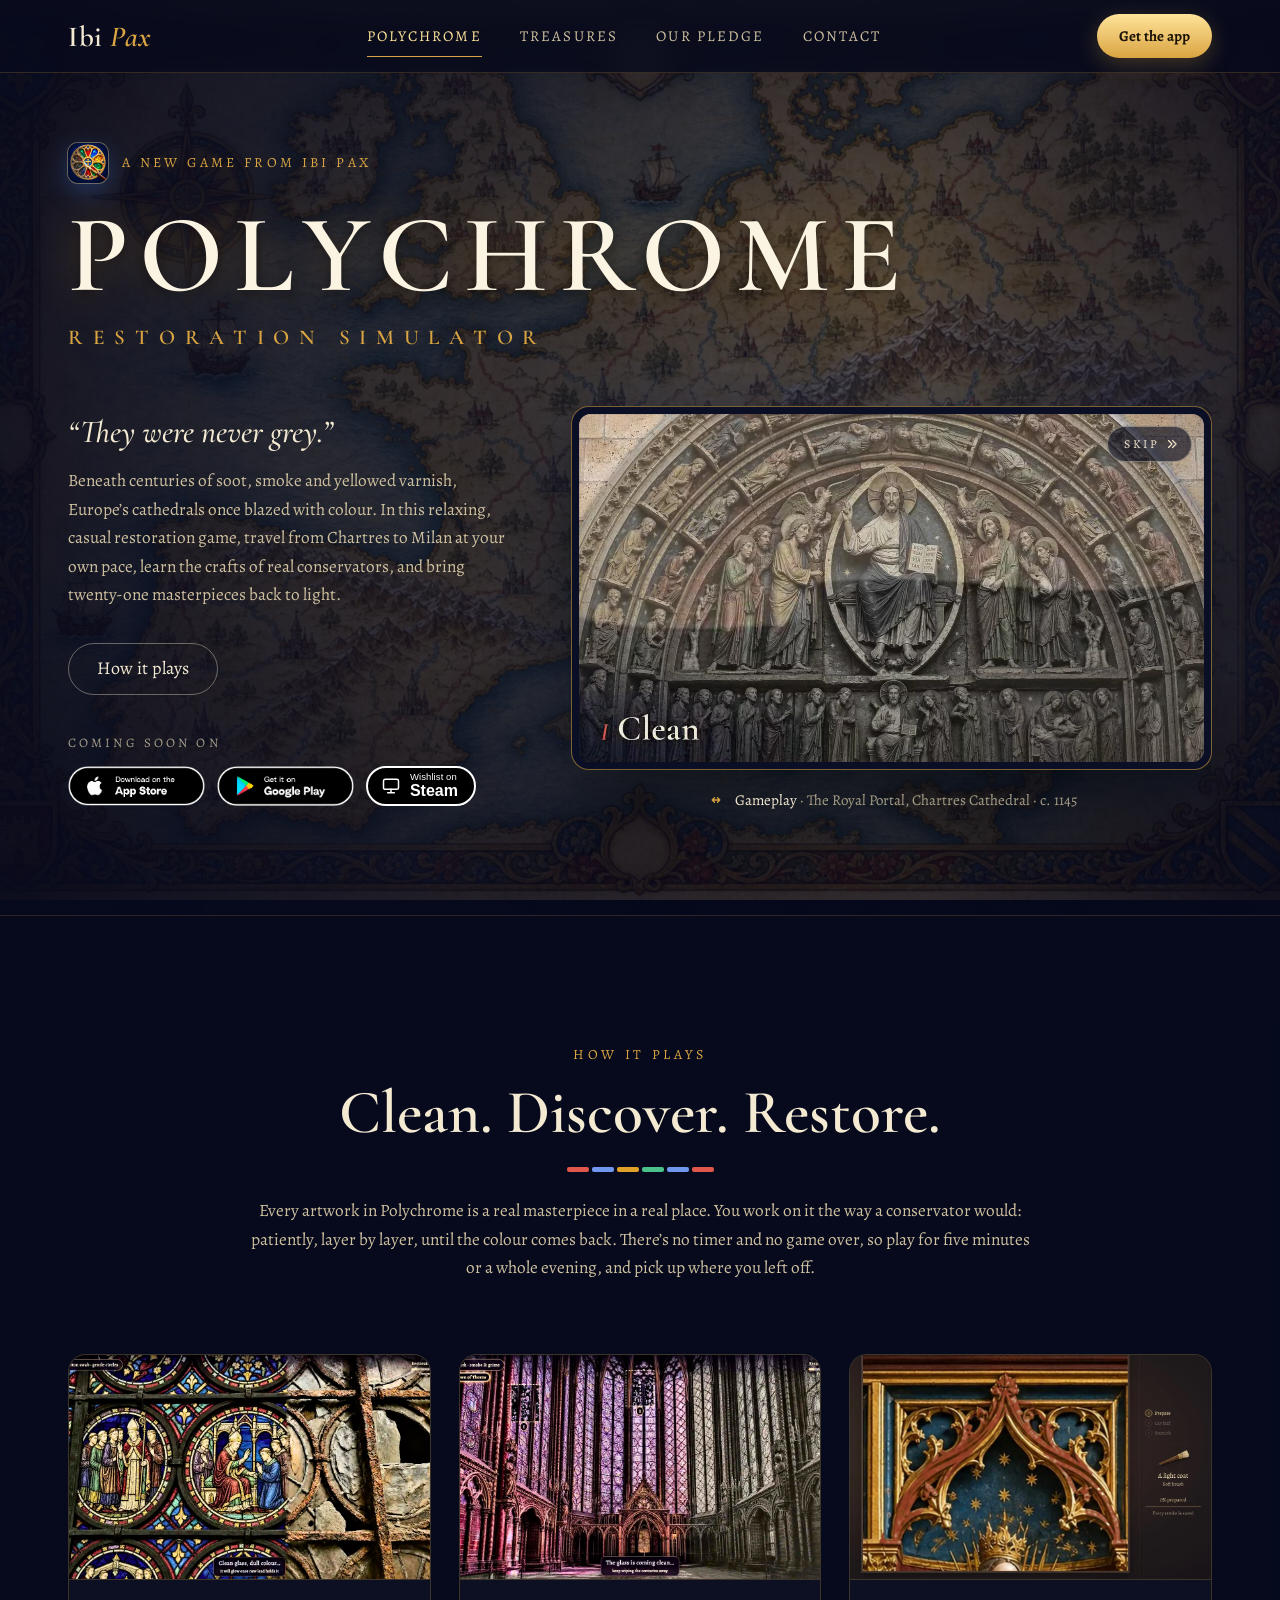
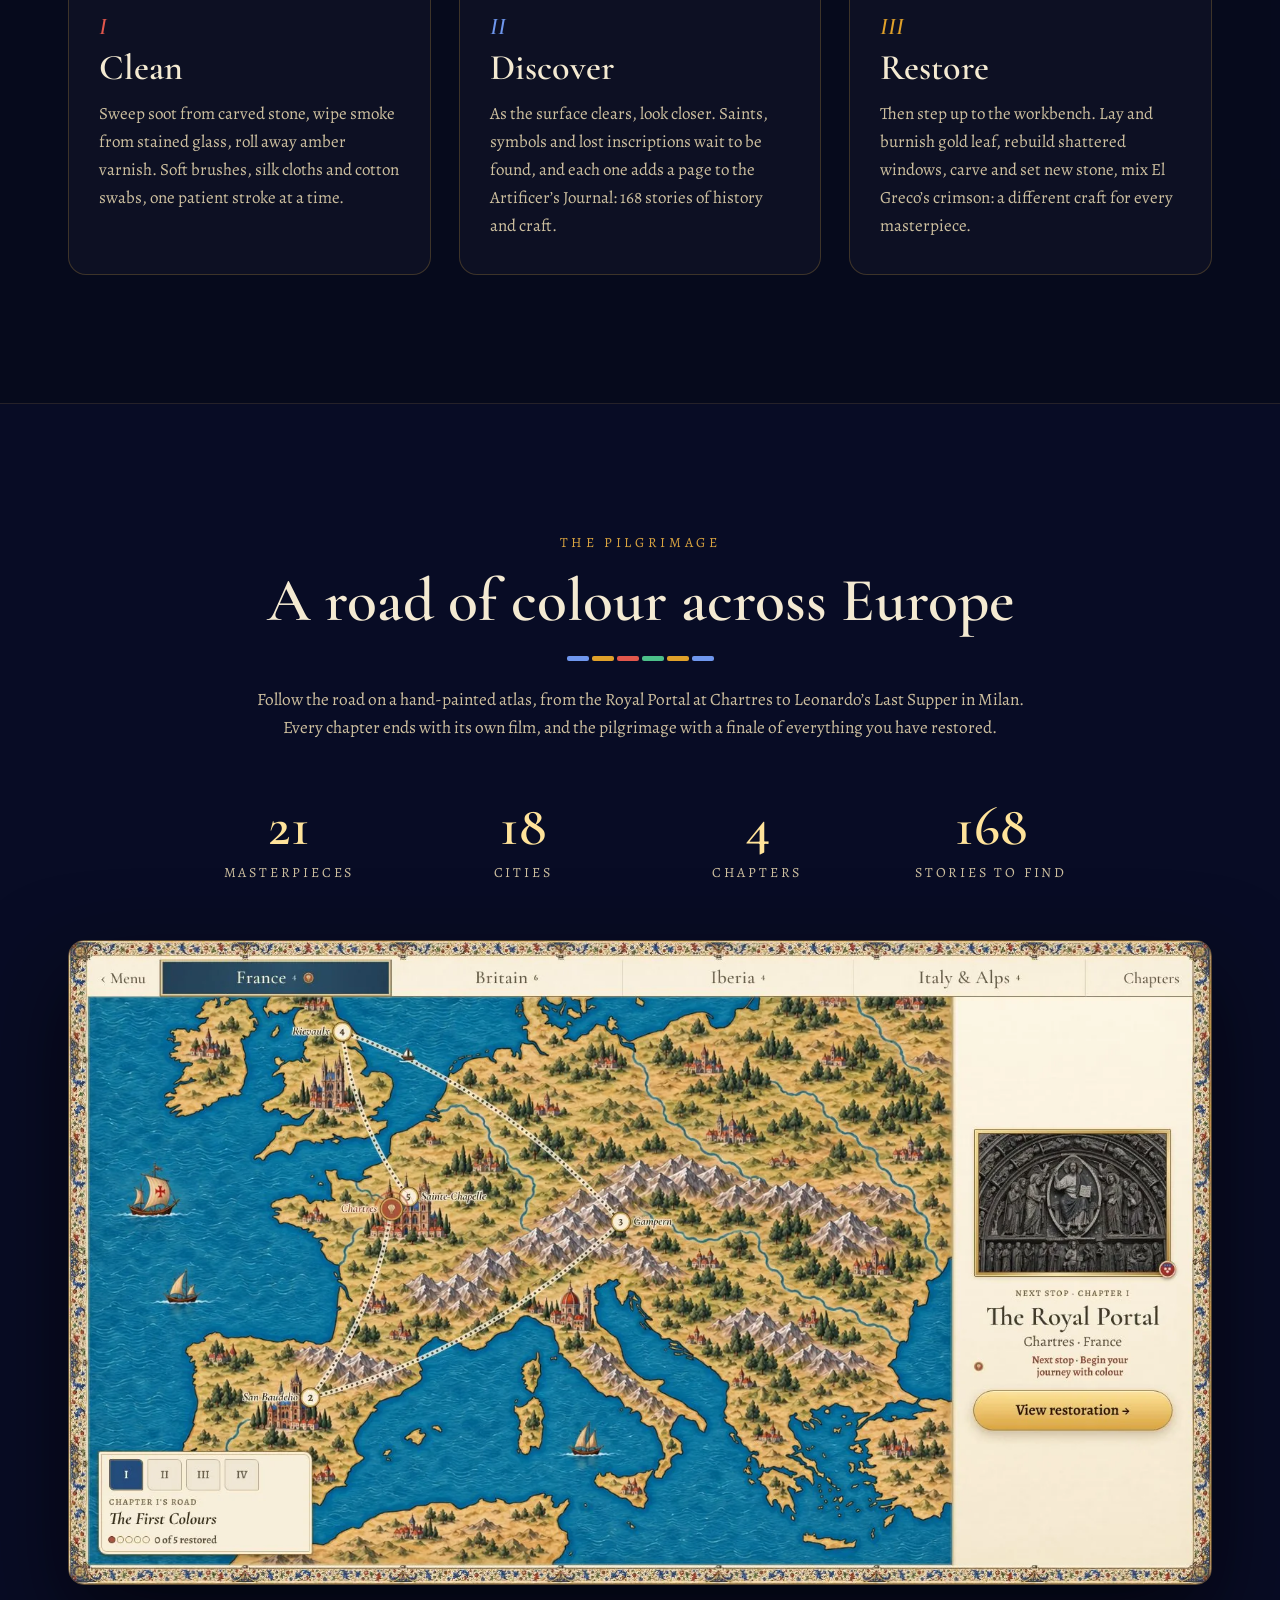
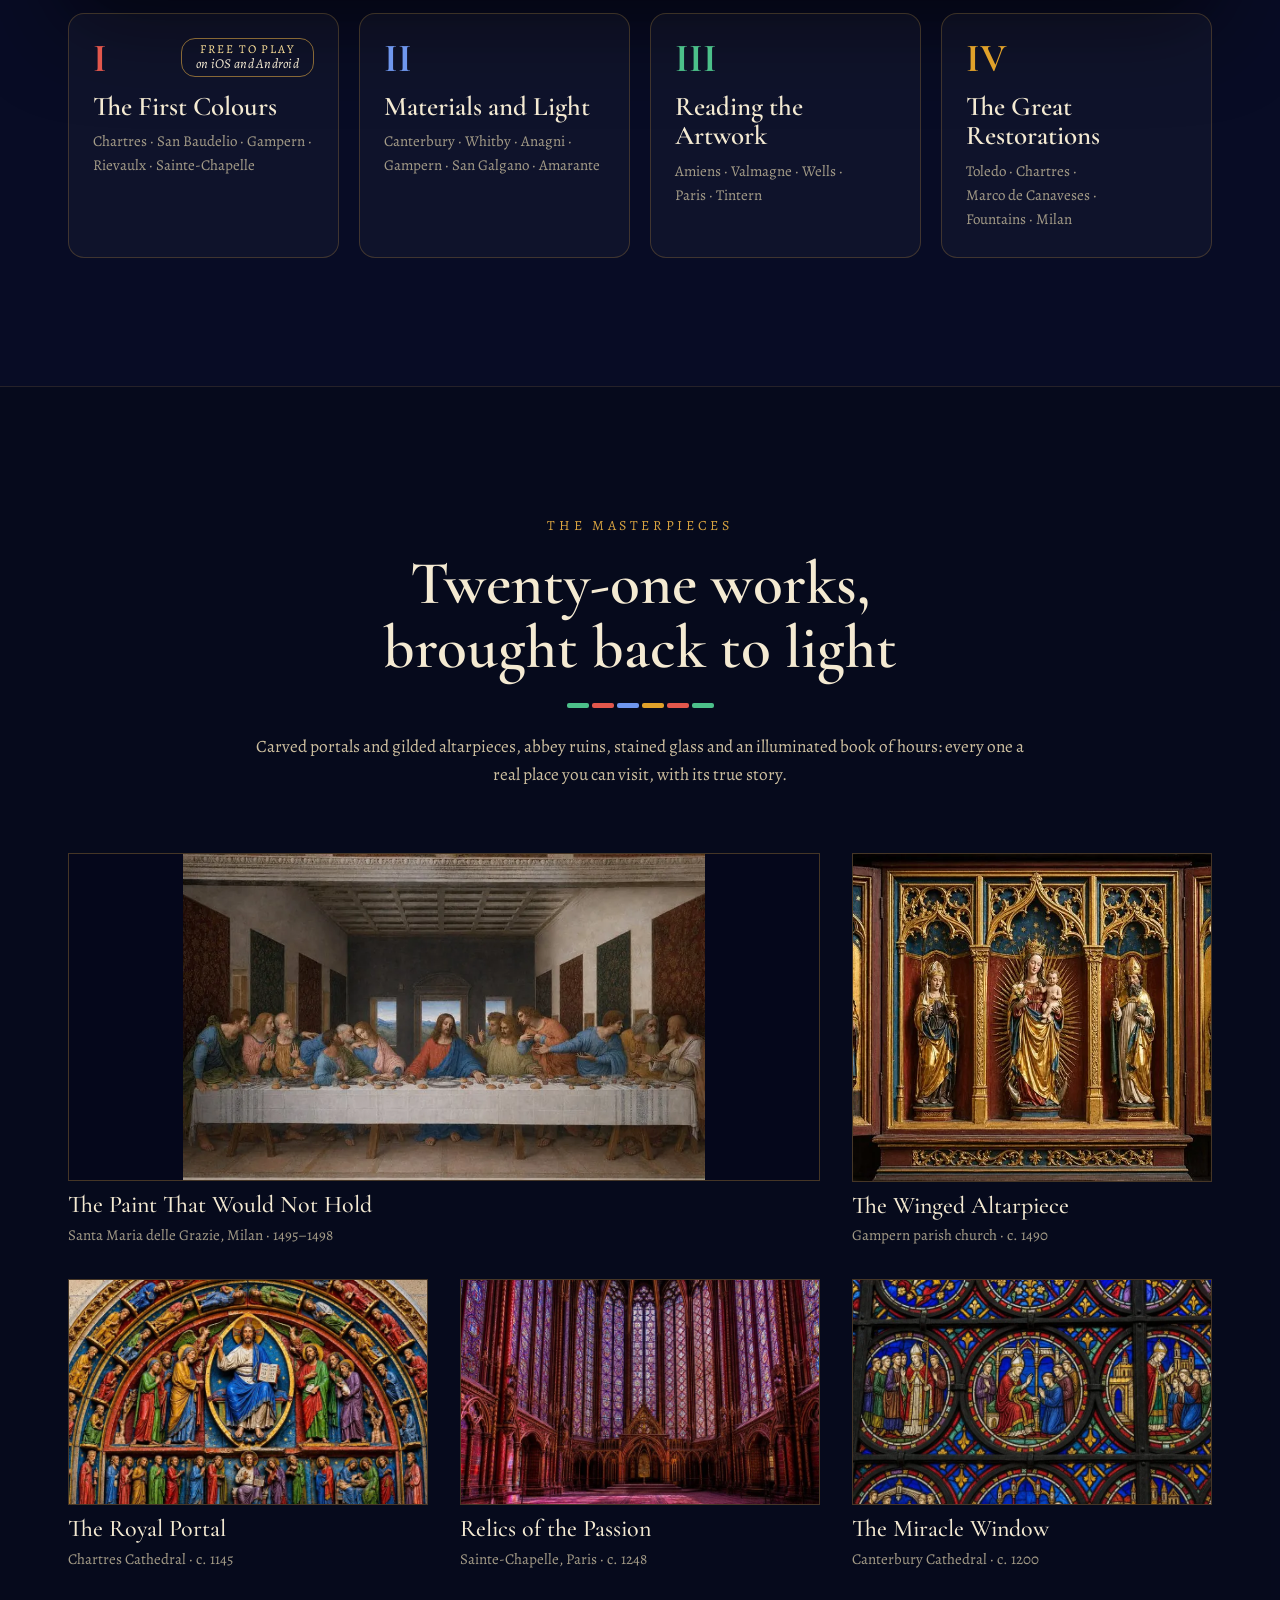
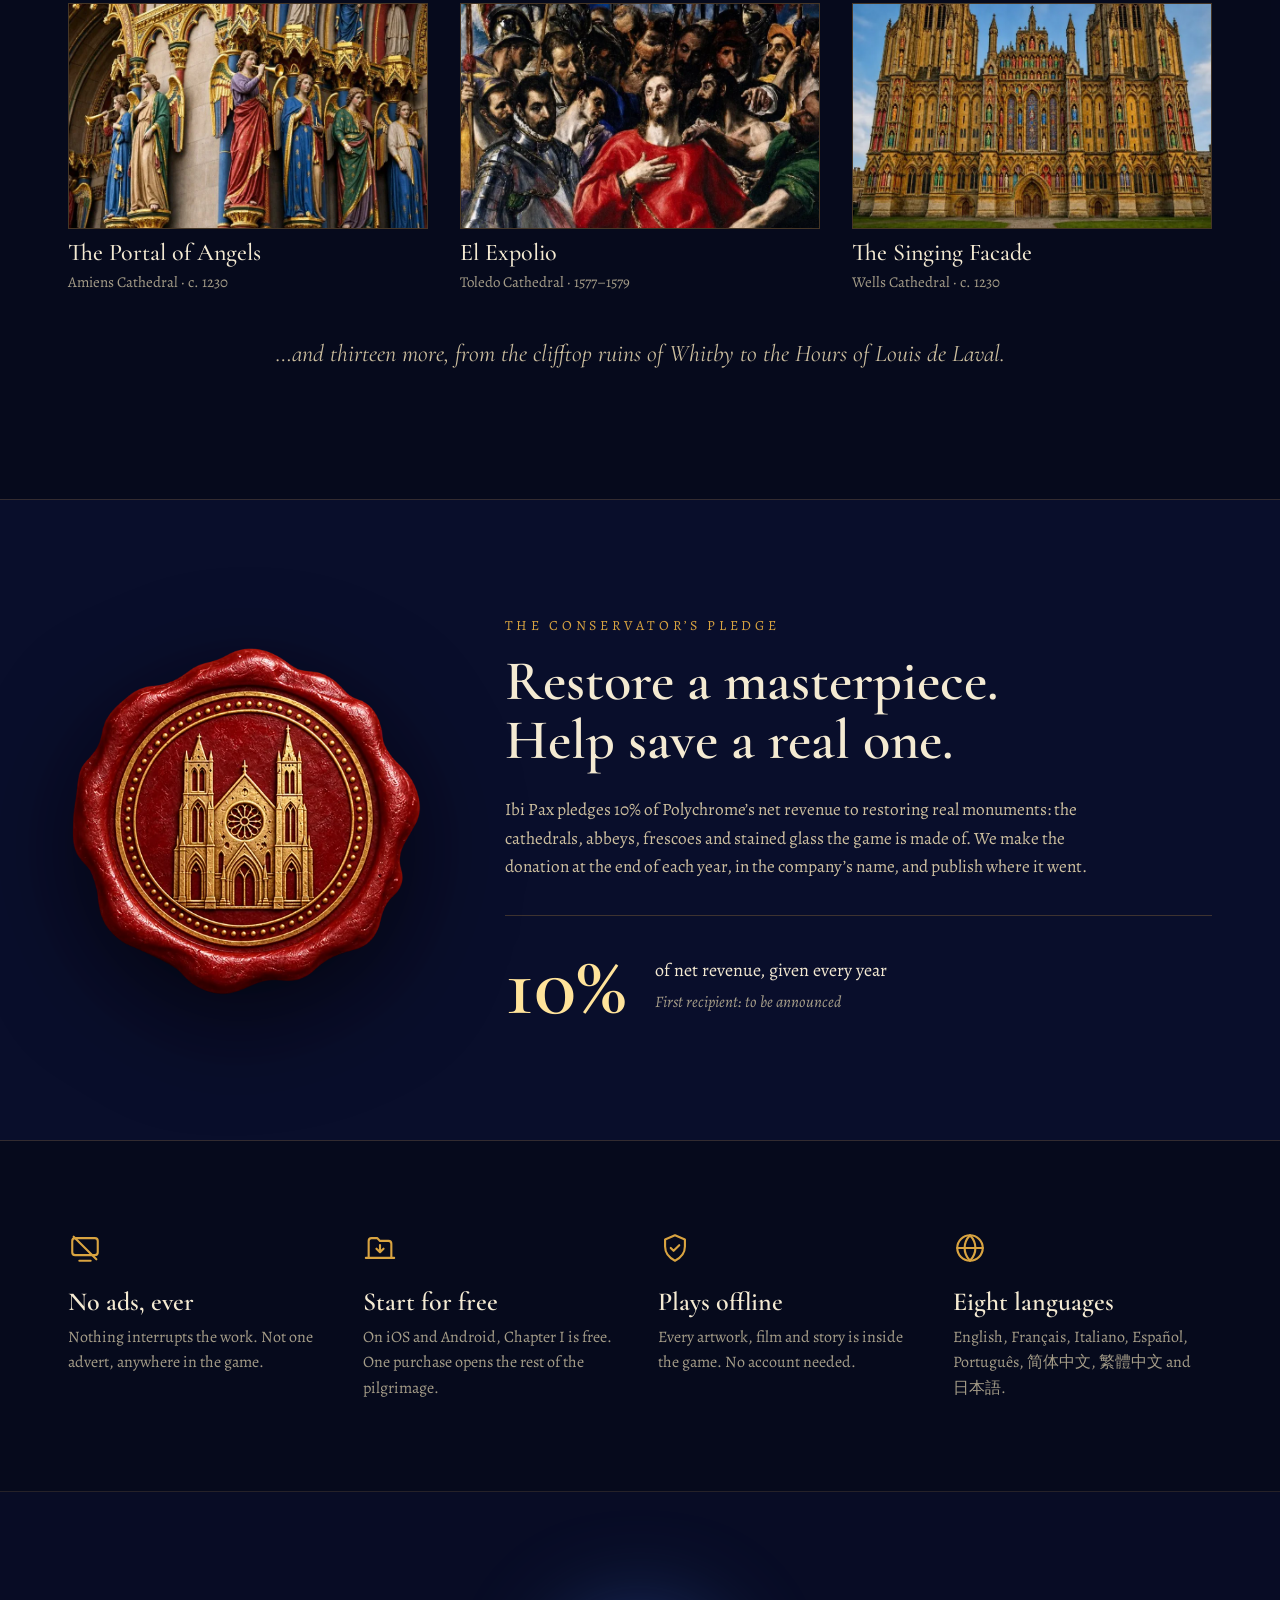
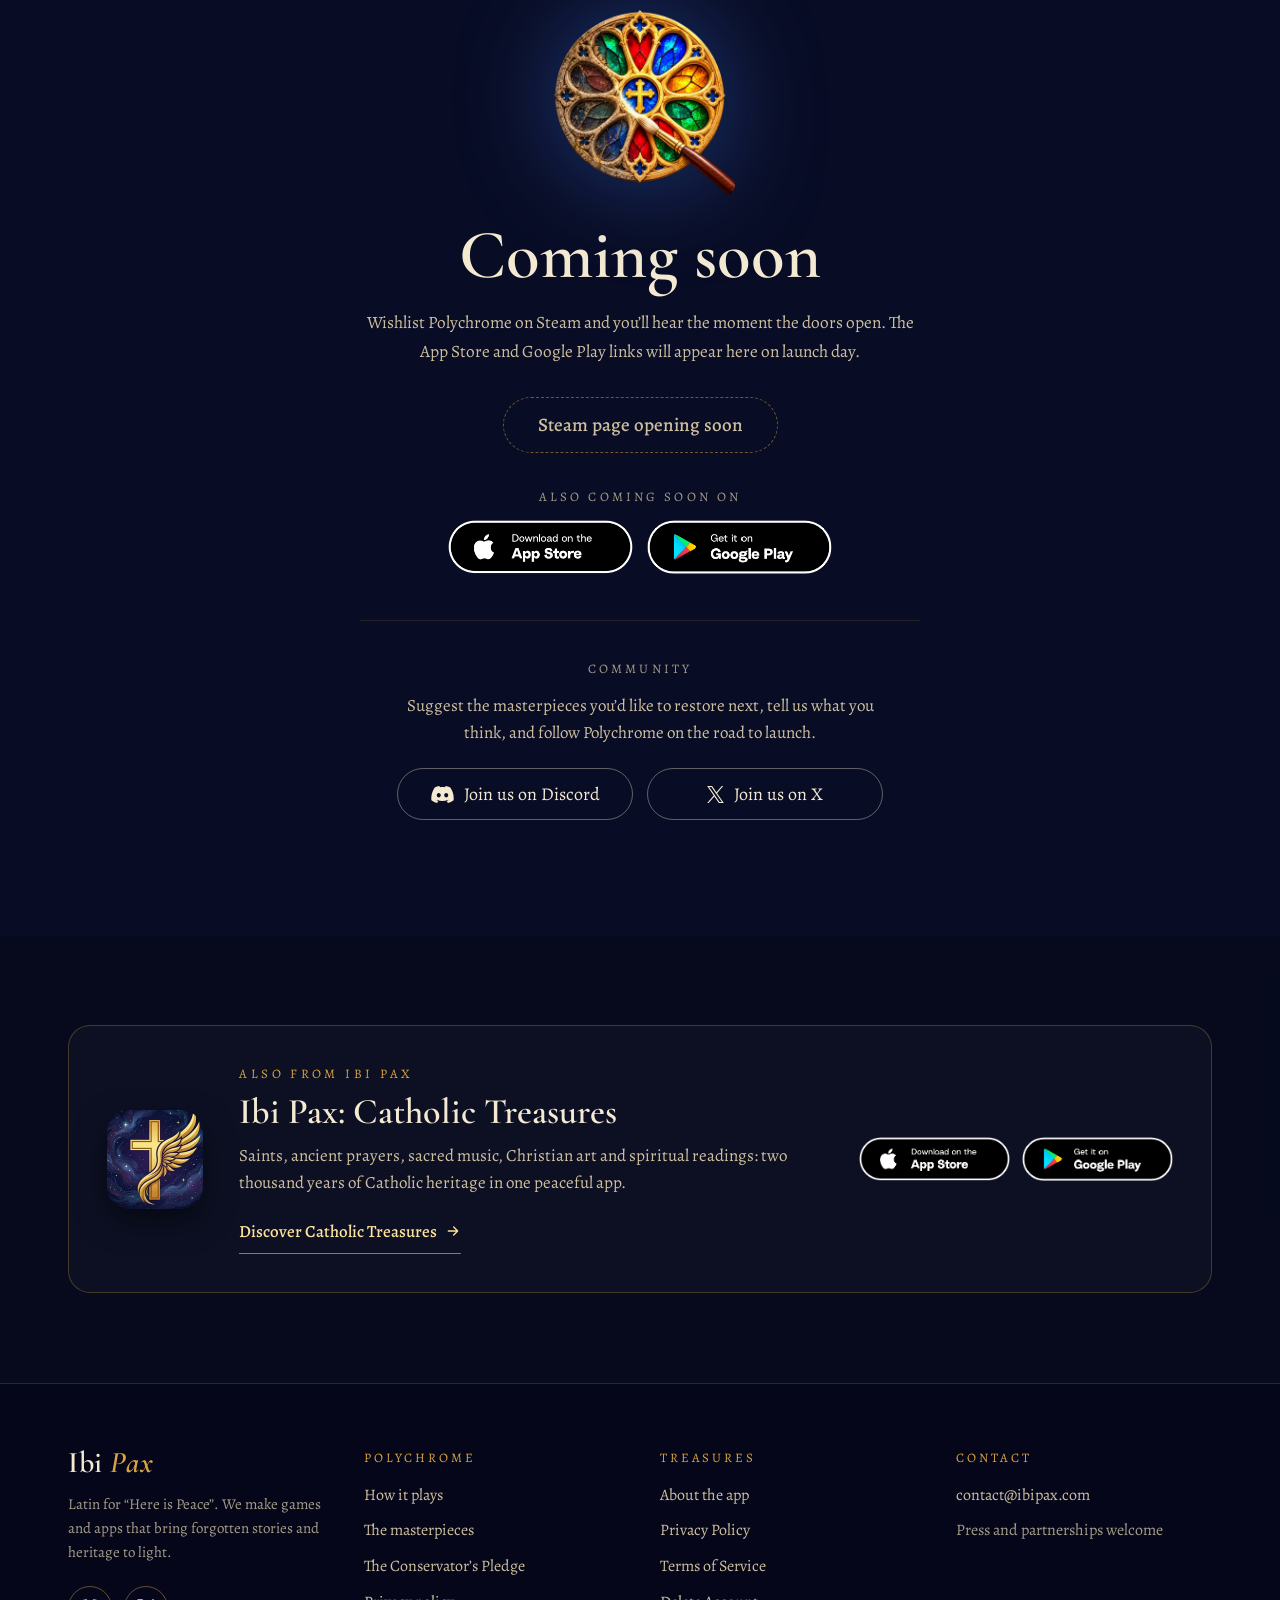
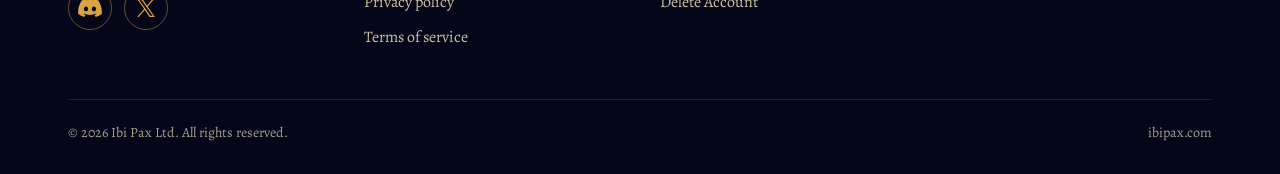
<file: index.html>
<!DOCTYPE html>
<html lang="en">
<head>
<meta charset="utf-8">
<meta name="viewport" content="width=device-width, initial-scale=1">
<title>Polychrome: Restoration Simulator | Ibi Pax</title>
<meta name="description" content="Polychrome: Restoration Simulator is a relaxing, casual restoration game. Clean, discover and restore twenty-one real masterpieces across Europe, from Chartres to Milan, at your own pace. Coming soon to iOS, Android and Steam.">
<link rel="canonical" href="https://ibipax.com/">
<meta name="theme-color" content="#070a1d">
<meta property="og:type" content="website">
<meta property="og:site_name" content="Ibi Pax">
<meta property="og:url" content="https://ibipax.com/">
<meta property="og:title" content="Polychrome: Restoration Simulator">
<meta property="og:description" content="They were never grey. A relaxing restoration game: bring twenty-one of Europe’s masterpieces back to colour, from Chartres to Milan, at your own pace. Coming soon to iOS, Android and Steam.">
<meta property="og:image" content="https://ibipax.com/assets/img/og/polychrome.jpg">
<meta property="og:image:width" content="1200">
<meta property="og:image:height" content="630">
<meta property="og:image:alt" content="Polychrome: Restoration Simulator. The Royal Portal at Chartres, half grey, half restored to colour.">
<meta name="twitter:card" content="summary_large_image">
<link rel="icon" href="assets/icons/polychrome-32.png" sizes="32x32" type="image/png">
<link rel="apple-touch-icon" href="assets/icons/polychrome-180.png">
<link rel="preload" href="assets/fonts/cormorant-garamond-latin-wght-normal.woff2" as="font" type="font/woff2" crossorigin>
<link rel="preload" href="assets/fonts/alegreya-latin-wght-normal.woff2" as="font" type="font/woff2" crossorigin>
<link rel="stylesheet" href="assets/css/site.css?v=1599c518c4">
<script>
  document.documentElement.className += ' js';
  /* Old links to the Catholic Treasures sections of the former homepage now open its own page. */
  (function (h) { if (/^#(about|features-showcase|mission|download)$/.test(h)) location.replace('catholic-treasures.html' + h); })(location.hash);
</script>
<script src="assets/js/site.js?v=3a1834e1b7" defer></script>
<script type="application/ld+json">
{
  "@context": "https://schema.org",
  "@type": "VideoGame",
  "name": "Polychrome: Restoration Simulator",
  "url": "https://ibipax.com/",
  "image": "https://ibipax.com/assets/img/og/polychrome.jpg",
  "description": "A relaxing, casual restoration game: clean, discover and restore twenty-one real masterpieces across Europe, from Chartres to Milan, using the crafts of real conservators.",
  "genre": ["Casual", "Simulation"],
  "gamePlatform": ["iOS", "Android", "PC"],
  "inLanguage": ["en", "fr", "it", "es", "pt-BR", "zh-Hans", "zh-Hant", "ja"],
  "publisher": { "@type": "Organization", "name": "Ibi Pax Ltd", "url": "https://ibipax.com/" }
}
</script>
</head>
<body class="page-poly">
<a class="skip-link" href="#main">Skip to content</a>

<header class="site-header">
  <nav class="site-nav container" aria-label="Main">
    <a class="brand" href="index.html" aria-label="Ibi Pax, home">Ibi <em>Pax</em></a>
    <ul class="nav-links" id="site-menu">
      <li><a href="index.html" aria-current="page">Polychrome</a></li>
      <li><a href="catholic-treasures.html">Treasures</a></li>
      <li><a href="#pledge">Our Pledge</a></li>
      <li><a href="#contact">Contact</a></li>
      <li class="nav-links__cta"><a href="#wishlist">Get the app</a></li>
    </ul>
    <a class="btn btn--gold btn--small nav-cta" href="#wishlist">Get the app</a>
    <button class="nav-toggle" type="button" aria-expanded="false" aria-controls="site-menu" aria-label="Open menu">
      <svg class="icon-open" width="22" height="22" viewBox="0 0 24 24" fill="none" stroke="currentColor" stroke-width="1.8" stroke-linecap="round" aria-hidden="true"><path d="M4 7h16M4 12h16M4 17h16"/></svg>
      <svg class="icon-close" width="22" height="22" viewBox="0 0 24 24" fill="none" stroke="currentColor" stroke-width="1.8" stroke-linecap="round" aria-hidden="true"><path d="M6 6l12 12M18 6L6 18"/></svg>
    </button>
  </nav>
</header>

<main id="main">

  <section class="hero" aria-labelledby="hero-title">
    <div class="hero__inner container">

      <div class="hero__title">
        <p class="hero__eyebrow"><img src="assets/img/polychrome/app-icon.webp" alt="" width="40" height="40">A new game from Ibi Pax</p>
        <h1 id="hero-title">
          <span class="hero__wordmark">POLYCHROME</span><span class="visually-hidden">: </span>
          <span class="hero__subtitle">Restoration Simulator</span>
        </h1>
      </div>

      <div class="hero__media">
        <div class="compare">
          <div class="compare__viewport" data-compare
               data-clip="assets/video/polychrome-gameplay-1280.mp4" data-clip-small="assets/video/polychrome-gameplay-720.mp4"
               data-clip-webm="assets/video/polychrome-gameplay-1280.webm" data-clip-small-webm="assets/video/polychrome-gameplay-720.webm"
               data-clip-poster="assets/video/polychrome-gameplay-poster.webp" data-clip-poster-small="assets/video/polychrome-gameplay-poster-720.webp">
            <img class="compare__img" src="assets/img/polychrome/royal-portal-before.webp"
                 srcset="assets/img/polychrome/royal-portal-before-900.webp 900w, assets/img/polychrome/royal-portal-before.webp 1400w"
                 sizes="(max-width: 860px) 92vw, 640px" width="1400" height="781" fetchpriority="high"
                 alt="The Royal Portal at Chartres as found: grey stone under centuries of soot">
            <img class="compare__img compare__img--after" src="assets/img/polychrome/royal-portal-after.webp"
                 srcset="assets/img/polychrome/royal-portal-after-900.webp 900w, assets/img/polychrome/royal-portal-after.webp 1400w"
                 sizes="(max-width: 860px) 92vw, 640px" width="1400" height="781" fetchpriority="high"
                 alt="The Royal Portal restored to its medieval colours">
            <span class="compare__chip compare__chip--after" aria-hidden="true">Restored</span>
            <span class="compare__chip compare__chip--before" aria-hidden="true">As found</span>
            <label class="visually-hidden" for="restore-slider">Restore the Royal Portal at Chartres</label>
            <input class="compare__range" id="restore-slider" type="range" min="0" max="100" step="1" value="50">
            <div class="compare__handle" aria-hidden="true">
              <span class="compare__line"></span>
              <span class="compare__knob"><svg width="24" height="24" viewBox="0 0 24 24" fill="none" stroke="#ffe39a" stroke-width="2" stroke-linecap="round" stroke-linejoin="round"><path d="M9 6l-6 6 6 6M15 6l6 6-6 6"/></svg></span>
            </div>
          </div>
        </div>
        <p class="compare__caption"><svg width="18" height="18" viewBox="0 0 24 24" fill="none" stroke="#d9a441" stroke-width="1.8" stroke-linecap="round" stroke-linejoin="round" aria-hidden="true"><path d="M7 12h10M10 9l-3 3 3 3M14 9l3 3-3 3"/></svg><span><strong data-clip-label="Gameplay">Drag to restore</strong> · The Royal Portal, Chartres Cathedral · c. 1145</span><button class="compare__replay" type="button" hidden>Watch the clip again</button></p>
      </div>

      <div class="hero__copy">
        <p class="hero__tagline">“They were never grey.”</p>
        <p class="hero__lede">Beneath centuries of soot, smoke and yellowed varnish, Europe’s cathedrals once blazed with colour. In this relaxing, casual restoration game, travel from Chartres to Milan at your own pace, learn the crafts of real conservators, and bring twenty-one masterpieces back to light.</p>
        <div class="hero__ctas">
          <a class="btn btn--ghost" href="#how">How it plays</a>
        </div>
        <div class="stores">
          <p class="stores__label">Coming soon on</p>
          <div class="stores__row">
            <span class="store-badge" data-store="appStore" data-live-label="Download Polychrome on the App Store"><img src="assets/img/badges/app-store.png" alt="App Store" width="150" height="44"></span>
            <span class="store-badge" data-store="googlePlay" data-live-label="Get Polychrome on Google Play"><img src="assets/img/badges/google-play.png" alt="Google Play" width="150" height="44"></span>
            <a class="steam-badge" href="#wishlist" data-store="steam" aria-label="Wishlist Polychrome on Steam">
              <svg width="20" height="20" viewBox="0 0 24 24" fill="none" stroke="#ffffff" stroke-width="1.8" stroke-linecap="round" stroke-linejoin="round" aria-hidden="true"><rect x="3" y="4" width="18" height="12" rx="2"/><path d="M8 20h8M12 16v4"/></svg>
              <span class="steam-badge__text" aria-hidden="true"><span class="steam-badge__small">Wishlist on</span><span class="steam-badge__big">Steam</span></span>
            </a>
          </div>
        </div>
      </div>

    </div>
  </section>

  <section id="how" class="section" aria-labelledby="how-title">
    <div class="container">
      <div class="section-head">
        <p class="eyebrow">How it plays</p>
        <h2 id="how-title" class="section-title">Clean. Discover. Restore.</h2>
        <div class="glass-rule" aria-hidden="true"><span style="--c: #e2574c"></span><span style="--c: #6f97ee"></span><span style="--c: #e0a12a"></span><span style="--c: #4cc08a"></span><span style="--c: #6f97ee"></span><span style="--c: #e2574c"></span></div>
        <p class="lede">Every artwork in Polychrome is a real masterpiece in a real place. You work on it the way a conservator would: patiently, layer by layer, until the colour comes back. There’s no timer and no game over, so play for five minutes or a whole evening, and pick up where you left off.</p>
      </div>
      <div class="play-grid">
        <article class="play-card" style="--c: var(--ruby)">
          <img src="assets/img/polychrome/play-clean-canterbury.webp" width="1200" height="669" loading="lazy" decoding="async"
               alt="Polychrome gameplay: half of Canterbury’s Miracle Window cleaned back to blazing colour, the rest still rusted and grey">
          <div class="play-card__body">
            <p class="play-card__num" aria-hidden="true">I</p>
            <h3 class="play-card__title">Clean</h3>
            <p class="play-card__text">Sweep soot from carved stone, wipe smoke from stained glass, roll away amber varnish. Soft brushes, silk cloths and cotton swabs, one patient stroke at a time.</p>
          </div>
        </article>
        <article class="play-card" style="--c: var(--sapphire)">
          <img src="assets/img/polychrome/play-discover-sainte-chapelle.webp" width="1200" height="645" loading="lazy" decoding="async"
               alt="Polychrome gameplay: the Sainte-Chapelle half cleaned, with a hidden detail, the Crown of Thorns, just found">
          <div class="play-card__body">
            <p class="play-card__num" aria-hidden="true">II</p>
            <h3 class="play-card__title">Discover</h3>
            <p class="play-card__text">As the surface clears, look closer. Saints, symbols and lost inscriptions wait to be found, and each one adds a page to the Artificer’s Journal: 168 stories of history and craft.</p>
          </div>
        </article>
        <article class="play-card" style="--c: var(--amber)">
          <img src="assets/img/polychrome/play-restore-gilding.webp" width="1100" height="900" loading="lazy" decoding="async"
               alt="Polychrome gameplay: the gilding workshop, preparing worn gold on a carved Gothic arch before laying new leaf">
          <div class="play-card__body">
            <p class="play-card__num" aria-hidden="true">III</p>
            <h3 class="play-card__title">Restore</h3>
            <p class="play-card__text">Then step up to the workbench. Lay and burnish gold leaf, rebuild shattered windows, carve and set new stone, mix El Greco’s crimson: a different craft for every masterpiece.</p>
          </div>
        </article>
      </div>
    </div>
  </section>

  <section id="journey" class="section section--alt" aria-labelledby="journey-title">
    <div class="container">
      <div class="section-head">
        <p class="eyebrow">The pilgrimage</p>
        <h2 id="journey-title" class="section-title">A road of colour across Europe</h2>
        <div class="glass-rule" aria-hidden="true"><span style="--c: #6f97ee"></span><span style="--c: #e0a12a"></span><span style="--c: #e2574c"></span><span style="--c: #4cc08a"></span><span style="--c: #e0a12a"></span><span style="--c: #6f97ee"></span></div>
        <p class="lede">Follow the road on a hand-painted atlas, from the Royal Portal at Chartres to Leonardo’s Last Supper in Milan. Every chapter ends with its own film, and the pilgrimage with a finale of everything you have restored.</p>
      </div>
      <ul class="stats">
        <li><span class="stat__num">21</span><span class="stat__label">Masterpieces</span></li>
        <li><span class="stat__num">18</span><span class="stat__label">Cities</span></li>
        <li><span class="stat__num">4</span><span class="stat__label">Chapters</span></li>
        <li><span class="stat__num">168</span><span class="stat__label">Stories to find</span></li>
      </ul>
      <img class="atlas" src="assets/img/polychrome/atlas.webp"
           srcset="assets/img/polychrome/atlas-900.webp 900w, assets/img/polychrome/atlas.webp 1600w"
           sizes="(max-width: 1240px) 92vw, 1144px" width="1600" height="900" loading="lazy" decoding="async"
           alt="Polychrome’s hand-painted atlas of Europe, showing Chapter I’s road from Chartres to San Baudelio, Gampern, Rievaulx and the Sainte-Chapelle">
      <ol class="chapters">
        <li class="chapter" style="--c: var(--ruby)">
          <div class="chapter__top"><span class="chapter__num" aria-hidden="true">I</span><span class="chapter__tag"><span>Free to play</span> <span class="chapter__tag-sub">on iOS and Android</span></span></div>
          <h3 class="chapter__title"><span class="visually-hidden">Chapter I: </span>The First Colours</h3>
          <p class="chapter__places"><span>Chartres ·</span> <span>San Baudelio ·</span> <span>Gampern ·</span> <span>Rievaulx ·</span> <span>Sainte-Chapelle</span></p>
        </li>
        <li class="chapter" style="--c: var(--sapphire)">
          <div class="chapter__top"><span class="chapter__num" aria-hidden="true">II</span></div>
          <h3 class="chapter__title"><span class="visually-hidden">Chapter II: </span>Materials and Light</h3>
          <p class="chapter__places"><span>Canterbury ·</span> <span>Whitby ·</span> <span>Anagni ·</span> <span>Gampern ·</span> <span>San Galgano ·</span> <span>Amarante</span></p>
        </li>
        <li class="chapter" style="--c: var(--emerald)">
          <div class="chapter__top"><span class="chapter__num" aria-hidden="true">III</span></div>
          <h3 class="chapter__title"><span class="visually-hidden">Chapter III: </span>Reading the Artwork</h3>
          <p class="chapter__places"><span>Amiens ·</span> <span>Valmagne ·</span> <span>Wells ·</span> <span>Paris ·</span> <span>Tintern</span></p>
        </li>
        <li class="chapter" style="--c: var(--amber)">
          <div class="chapter__top"><span class="chapter__num" aria-hidden="true">IV</span></div>
          <h3 class="chapter__title"><span class="visually-hidden">Chapter IV: </span>The Great Restorations</h3>
          <p class="chapter__places"><span>Toledo ·</span> <span>Chartres ·</span> <span>Marco de Canaveses ·</span> <span>Fountains ·</span> <span>Milan</span></p>
        </li>
      </ol>
    </div>
  </section>

  <section id="masterpieces" class="section" aria-labelledby="masterpieces-title">
    <div class="container">
      <div class="section-head">
        <p class="eyebrow">The masterpieces</p>
        <h2 id="masterpieces-title" class="section-title">Twenty-one works, brought back to light</h2>
        <div class="glass-rule" aria-hidden="true"><span style="--c: #4cc08a"></span><span style="--c: #e2574c"></span><span style="--c: #6f97ee"></span><span style="--c: #e0a12a"></span><span style="--c: #e2574c"></span><span style="--c: #4cc08a"></span></div>
        <p class="lede">Carved portals and gilded altarpieces, abbey ruins, stained glass and an illuminated book of hours: every one a real place you can visit, with its true story.</p>
      </div>
      <ul class="gallery">
        <li class="gallery__featured gallery__featured--milan"><figure class="gallery__item"><div class="gallery__frame"><img src="assets/img/polychrome/gallery-milan.webp" width="800" height="500" loading="lazy" decoding="async" alt="Leonardo’s Last Supper in Milan, restored"></div><figcaption><span class="gallery__title">The Paint That Would Not Hold</span><span class="gallery__meta">Santa Maria delle Grazie, Milan · 1495–1498</span></figcaption></figure></li>
        <li class="gallery__featured gallery__featured--altarpiece"><figure class="gallery__item"><div class="gallery__frame"><img src="assets/img/polychrome/gallery-altarpiece.webp" width="800" height="500" loading="lazy" decoding="async" alt="The winged altarpiece at Gampern, restored"></div><figcaption><span class="gallery__title">The Winged Altarpiece</span><span class="gallery__meta">Gampern parish church · c. 1490</span></figcaption></figure></li>
        <li><figure class="gallery__item"><div class="gallery__frame"><img src="assets/img/polychrome/gallery-royal-portal.webp" width="800" height="500" loading="lazy" decoding="async" alt="The Royal Portal at Chartres, restored"></div><figcaption><span class="gallery__title">The Royal Portal</span><span class="gallery__meta">Chartres Cathedral · c. 1145</span></figcaption></figure></li>
        <li><figure class="gallery__item"><div class="gallery__frame"><img src="assets/img/polychrome/gallery-sainte-chapelle.webp" width="800" height="500" loading="lazy" decoding="async" alt="The Sainte-Chapelle in Paris, restored"></div><figcaption><span class="gallery__title">Relics of the Passion</span><span class="gallery__meta">Sainte-Chapelle, Paris · c. 1248</span></figcaption></figure></li>
        <li><figure class="gallery__item"><div class="gallery__frame"><img src="assets/img/polychrome/gallery-canterbury.webp" width="800" height="500" loading="lazy" decoding="async" alt="Canterbury’s Miracle Window, restored"></div><figcaption><span class="gallery__title">The Miracle Window</span><span class="gallery__meta">Canterbury Cathedral · c. 1200</span></figcaption></figure></li>
        <li><figure class="gallery__item"><div class="gallery__frame"><img src="assets/img/polychrome/gallery-amiens.webp" width="800" height="500" loading="lazy" decoding="async" alt="The angels of Amiens Cathedral, restored to colour"></div><figcaption><span class="gallery__title">The Portal of Angels</span><span class="gallery__meta">Amiens Cathedral · c. 1230</span></figcaption></figure></li>
        <li><figure class="gallery__item"><div class="gallery__frame"><img src="assets/img/polychrome/gallery-toledo.webp" width="800" height="500" loading="lazy" decoding="async" alt="El Greco’s El Expolio, restored"></div><figcaption><span class="gallery__title">El Expolio</span><span class="gallery__meta">Toledo Cathedral · 1577–1579</span></figcaption></figure></li>
        <li><figure class="gallery__item"><div class="gallery__frame"><img src="assets/img/polychrome/gallery-wells.webp" width="800" height="500" loading="lazy" decoding="async" alt="The west front of Wells Cathedral, restored to colour"></div><figcaption><span class="gallery__title">The Singing Facade</span><span class="gallery__meta">Wells Cathedral · c. 1230</span></figcaption></figure></li>
      </ul>
      <p class="gallery-more">…and thirteen more, from the clifftop ruins of Whitby to the Hours of Louis de Laval.</p>
    </div>
  </section>

  <section id="pledge" class="section--pledge" aria-labelledby="pledge-title">
    <div class="container pledge">
      <div class="pledge__seal">
        <img src="assets/img/polychrome/conservators-pledge-seal.webp" width="512" height="512" loading="lazy" decoding="async"
             alt="The Conservator’s Pledge: a red wax seal stamped with a gold cathedral">
      </div>
      <div class="pledge__copy">
        <p class="eyebrow">The Conservator’s Pledge</p>
        <h2 id="pledge-title" class="section-title">Restore a masterpiece.<br>Help save a real one.</h2>
        <p class="lede">Ibi Pax pledges 10% of Polychrome’s net revenue to restoring real monuments: the cathedrals, abbeys, frescoes and stained glass the game is made of. We make the donation at the end of each year, in the company’s name, and publish where it went.</p>
        <div class="pledge__stat">
          <p class="pledge__number">10%</p>
          <div class="pledge__stat-text">
            <p>of net revenue, given every year</p>
            <p>First recipient: to be announced</p>
          </div>
        </div>
      </div>
    </div>
  </section>

  <section class="section section--facts" aria-label="Polychrome at a glance">
    <ul class="container facts">
      <li class="fact">
        <svg width="34" height="34" viewBox="0 0 24 24" fill="none" stroke="#d9a441" stroke-width="1.5" stroke-linecap="round" stroke-linejoin="round" aria-hidden="true"><rect x="3" y="5" width="18" height="12" rx="2"/><path d="M8 21h8M4 4l16 16"/></svg>
        <h3 class="fact__title">No ads, ever</h3>
        <p class="fact__text">Nothing interrupts the work. Not one advert, anywhere in the game.</p>
      </li>
      <li class="fact">
        <svg width="34" height="34" viewBox="0 0 24 24" fill="none" stroke="#d9a441" stroke-width="1.5" stroke-linecap="round" stroke-linejoin="round" aria-hidden="true"><path d="M4 19V7a2 2 0 0 1 2-2h4l2 2h6a2 2 0 0 1 2 2v10M2 19h20M12 10v5M9.5 12.5L12 15l2.5-2.5"/></svg>
        <h3 class="fact__title">Start for free</h3>
        <p class="fact__text">On iOS and Android, Chapter I is free. One purchase opens the rest of the pilgrimage.</p>
      </li>
      <li class="fact">
        <svg width="34" height="34" viewBox="0 0 24 24" fill="none" stroke="#d9a441" stroke-width="1.5" stroke-linecap="round" stroke-linejoin="round" aria-hidden="true"><path d="M12 3l7 3v5c0 4.5-3 8-7 10-4-2-7-5.5-7-10V6zM9 12l2 2 4-4"/></svg>
        <h3 class="fact__title">Plays offline</h3>
        <p class="fact__text">Every artwork, film and story is inside the game. No account needed.</p>
      </li>
      <li class="fact">
        <svg width="34" height="34" viewBox="0 0 24 24" fill="none" stroke="#d9a441" stroke-width="1.5" stroke-linecap="round" stroke-linejoin="round" aria-hidden="true"><circle cx="12" cy="12" r="9"/><path d="M3 12h18M12 3c2.5 2.6 3.8 5.6 3.8 9s-1.3 6.4-3.8 9c-2.5-2.6-3.8-5.6-3.8-9S9.5 5.6 12 3z"/></svg>
        <h3 class="fact__title">Eight languages</h3>
        <p class="fact__text">English, Français, Italiano, Español, Português, <span lang="zh-Hans">简体中文</span>, <span lang="zh-Hant">繁體中文</span> and <span lang="ja">日本語</span>.</p>
      </li>
    </ul>
  </section>

  <section id="wishlist" class="section--wishlist" aria-labelledby="wishlist-title">
    <div class="container wishlist">
      <img class="wishlist__emblem" src="assets/img/polychrome/rose-window.webp" width="400" height="400" loading="lazy" decoding="async" alt="">
      <h2 id="wishlist-title" class="wishlist__title">Coming soon</h2>
      <p class="wishlist__text">Wishlist Polychrome on Steam and you’ll hear the moment the doors open. The App Store and Google Play links will appear here on launch day.</p>
      <a class="btn btn--gold btn--large" href="#wishlist" data-store="steam" data-pending-label="Steam page opening soon"><span class="btn__label">Wishlist on Steam</span><svg width="18" height="18" viewBox="0 0 24 24" fill="none" stroke="currentColor" stroke-width="2" stroke-linecap="round" stroke-linejoin="round" aria-hidden="true"><path d="M5 12h14M13 6l6 6-6 6"/></svg></a>
      <div class="stores">
        <p class="stores__label">Also coming soon on</p>
        <div class="stores__row">
          <span class="store-badge" data-store="appStore" data-live-label="Download Polychrome on the App Store"><img src="assets/img/badges/app-store.png" alt="App Store" width="150" height="44" loading="lazy"></span>
          <span class="store-badge" data-store="googlePlay" data-live-label="Get Polychrome on Google Play"><img src="assets/img/badges/google-play.png" alt="Google Play" width="150" height="44" loading="lazy"></span>
        </div>
      </div>
      <div class="community">
        <p class="stores__label">Community</p>
        <p class="community__text">Suggest the masterpieces you’d like to restore next, tell us what you think, and follow Polychrome on the road to launch.</p>
        <div class="community__buttons">
          <a class="btn btn--ghost" href="https://discord.gg/sVaJNsfng3" target="_blank" rel="noopener"><span class="btn__icon btn__icon--discord" aria-hidden="true"></span><span class="btn__label">Join us on Discord</span></a>
          <a class="btn btn--ghost" href="https://x.com/ibipaxstudio" target="_blank" rel="noopener"><span class="btn__icon btn__icon--x" aria-hidden="true"></span><span class="btn__label">Join us on X</span></a>
        </div>
      </div>
    </div>
  </section>

  <section class="section section--band" aria-labelledby="ct-title">
    <div class="container">
      <div class="app-band">
        <img class="app-band__icon" src="assets/img/catholic-treasures/app-icon.webp" width="192" height="198" loading="lazy" decoding="async" alt="Catholic Treasures app icon">
        <div class="app-band__copy">
          <p class="eyebrow">Also from Ibi Pax</p>
          <h2 id="ct-title" class="app-band__title">Ibi Pax: Catholic Treasures</h2>
          <p class="app-band__text">Saints, ancient prayers, sacred music, Christian art and spiritual readings: two thousand years of Catholic heritage in one peaceful app.</p>
          <a class="text-link" href="catholic-treasures.html">Discover Catholic Treasures<svg width="16" height="16" viewBox="0 0 24 24" fill="none" stroke="currentColor" stroke-width="2" stroke-linecap="round" stroke-linejoin="round" aria-hidden="true"><path d="M5 12h14M13 6l6 6-6 6"/></svg></a>
        </div>
        <div class="app-band__badges">
          <a href="https://apps.apple.com/us/app/ibi-pax-catholic-treasures/id6767160992" target="_blank" rel="noopener" aria-label="Download Catholic Treasures on the App Store"><img src="assets/img/badges/app-store.png" alt="" width="150" height="44" loading="lazy"></a>
          <a href="https://play.google.com/store/apps/details?id=com.ibipax.app" target="_blank" rel="noopener" aria-label="Get Catholic Treasures on Google Play"><img src="assets/img/badges/google-play.png" alt="" width="150" height="44" loading="lazy"></a>
        </div>
      </div>
    </div>
  </section>

</main>

<footer class="site-footer" id="contact">
  <div class="container">
    <div class="footer-grid">
      <div class="footer-brand">
        <a class="brand" href="index.html">Ibi <em>Pax</em></a>
        <p>Latin for “Here is Peace”. We make games and apps that bring forgotten stories and heritage to light.</p>
        <ul class="social" aria-label="Follow Ibi Pax">
          <li><a class="social__link" href="https://discord.gg/sVaJNsfng3" target="_blank" rel="noopener" aria-label="Join us on Discord" title="Join us on Discord"><span class="social__icon social__icon--discord" aria-hidden="true"></span></a></li>
          <li><a class="social__link" href="https://x.com/ibipaxstudio" target="_blank" rel="noopener" aria-label="Follow us on X" title="Follow us on X"><span class="social__icon social__icon--x" aria-hidden="true"></span></a></li>
        </ul>
      </div>
      <nav class="footer-col" aria-labelledby="footer-polychrome">
        <h2 id="footer-polychrome">Polychrome</h2>
        <ul>
          <li><a href="#how">How it plays</a></li>
          <li><a href="#masterpieces">The masterpieces</a></li>
          <li><a href="#pledge">The Conservator’s Pledge</a></li>
          <li><a href="polychrome-privacy-policy.html">Privacy policy</a></li>
          <li><a href="polychrome-terms-of-service.html">Terms of service</a></li>
        </ul>
      </nav>
      <nav class="footer-col" aria-labelledby="footer-ct">
        <h2 id="footer-ct">Treasures</h2>
        <ul>
          <li><a href="catholic-treasures.html">About the app</a></li>
          <li><a href="privacy-policy.html">Privacy Policy</a></li>
          <li><a href="terms-of-service.html">Terms of Service</a></li>
          <li><a href="delete-account.html">Delete Account</a></li>
        </ul>
      </nav>
      <div class="footer-col footer-contact">
        <h2>Contact</h2>
        <ul>
          <li><a href="#contact" data-email-user="contact" data-email-domain="ibipax.com">contact [at] ibipax.com</a></li>
          <li><span>Press and partnerships welcome</span></li>
        </ul>
      </div>
    </div>
    <div class="footer-bottom">
      <span>© 2026 Ibi Pax Ltd. All rights reserved.</span>
      <span>ibipax.com</span>
    </div>
  </div>
</footer>
</body>
</html>
</file>
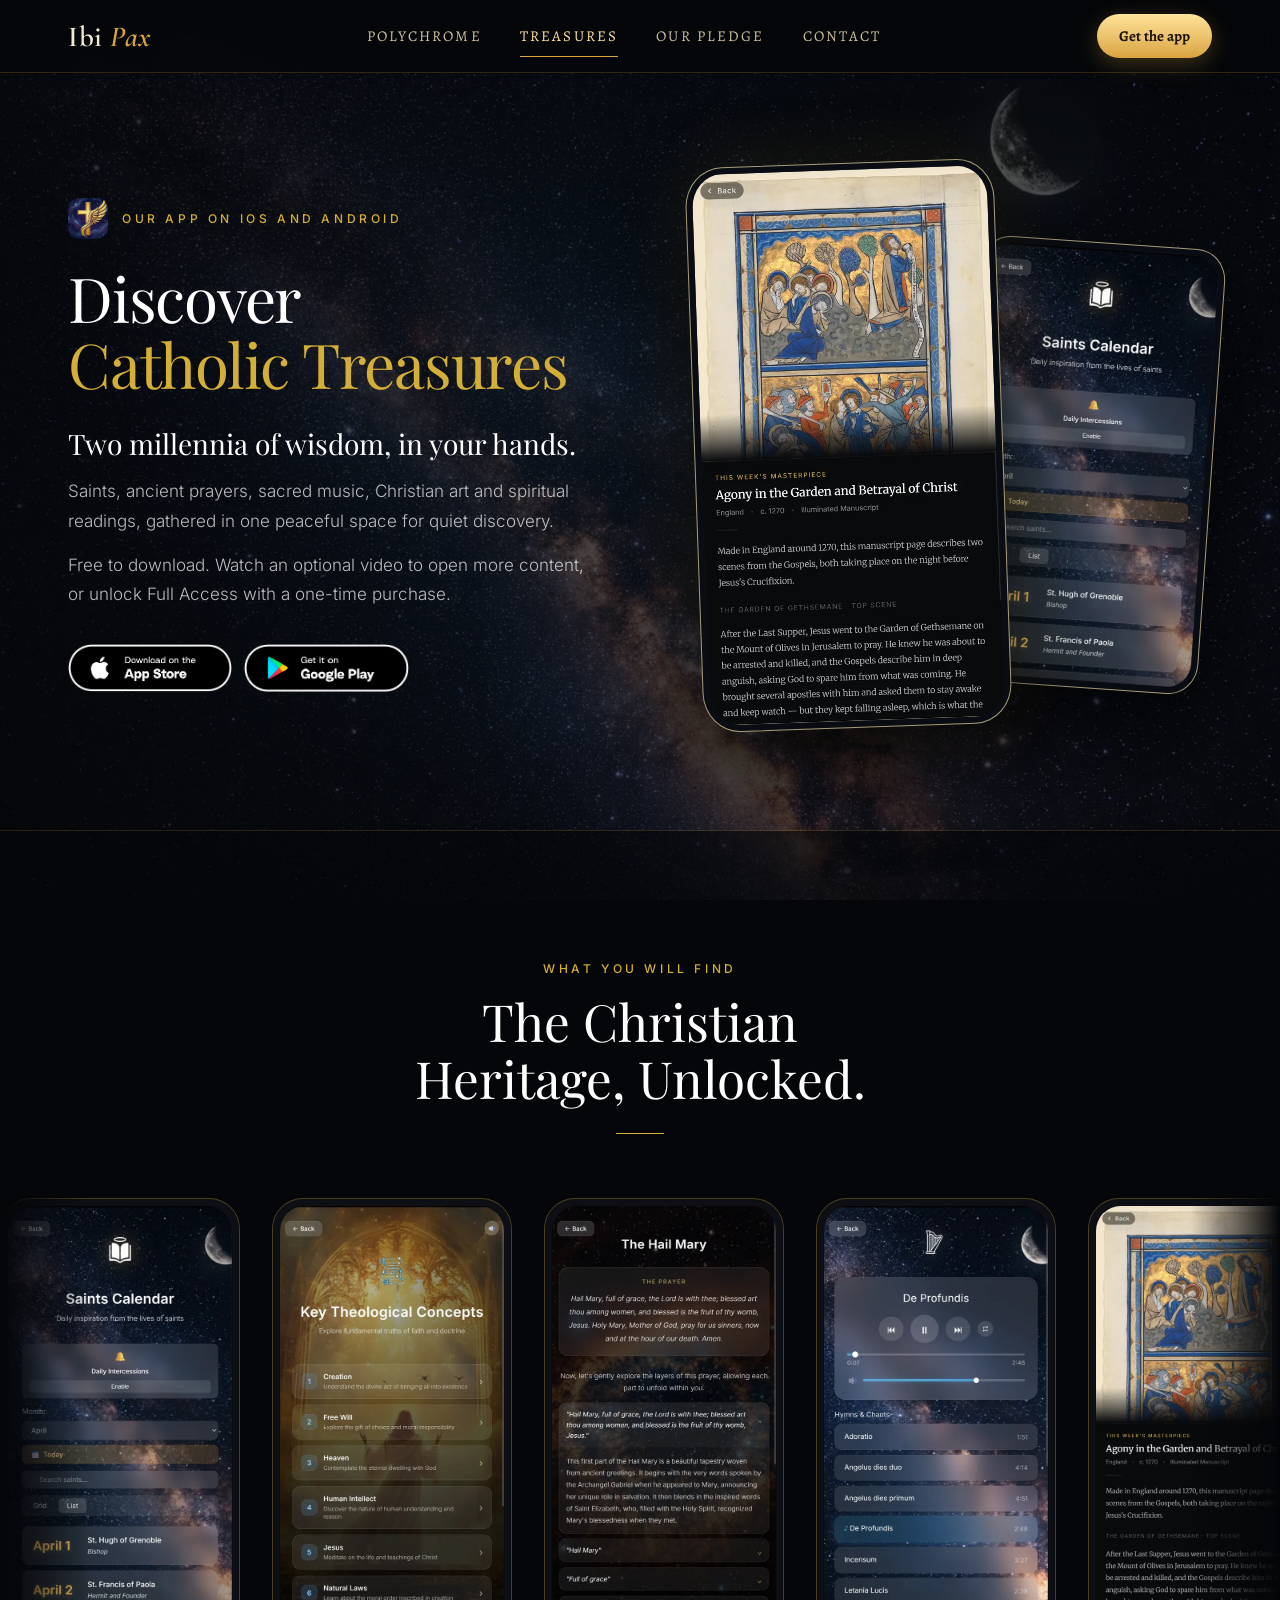
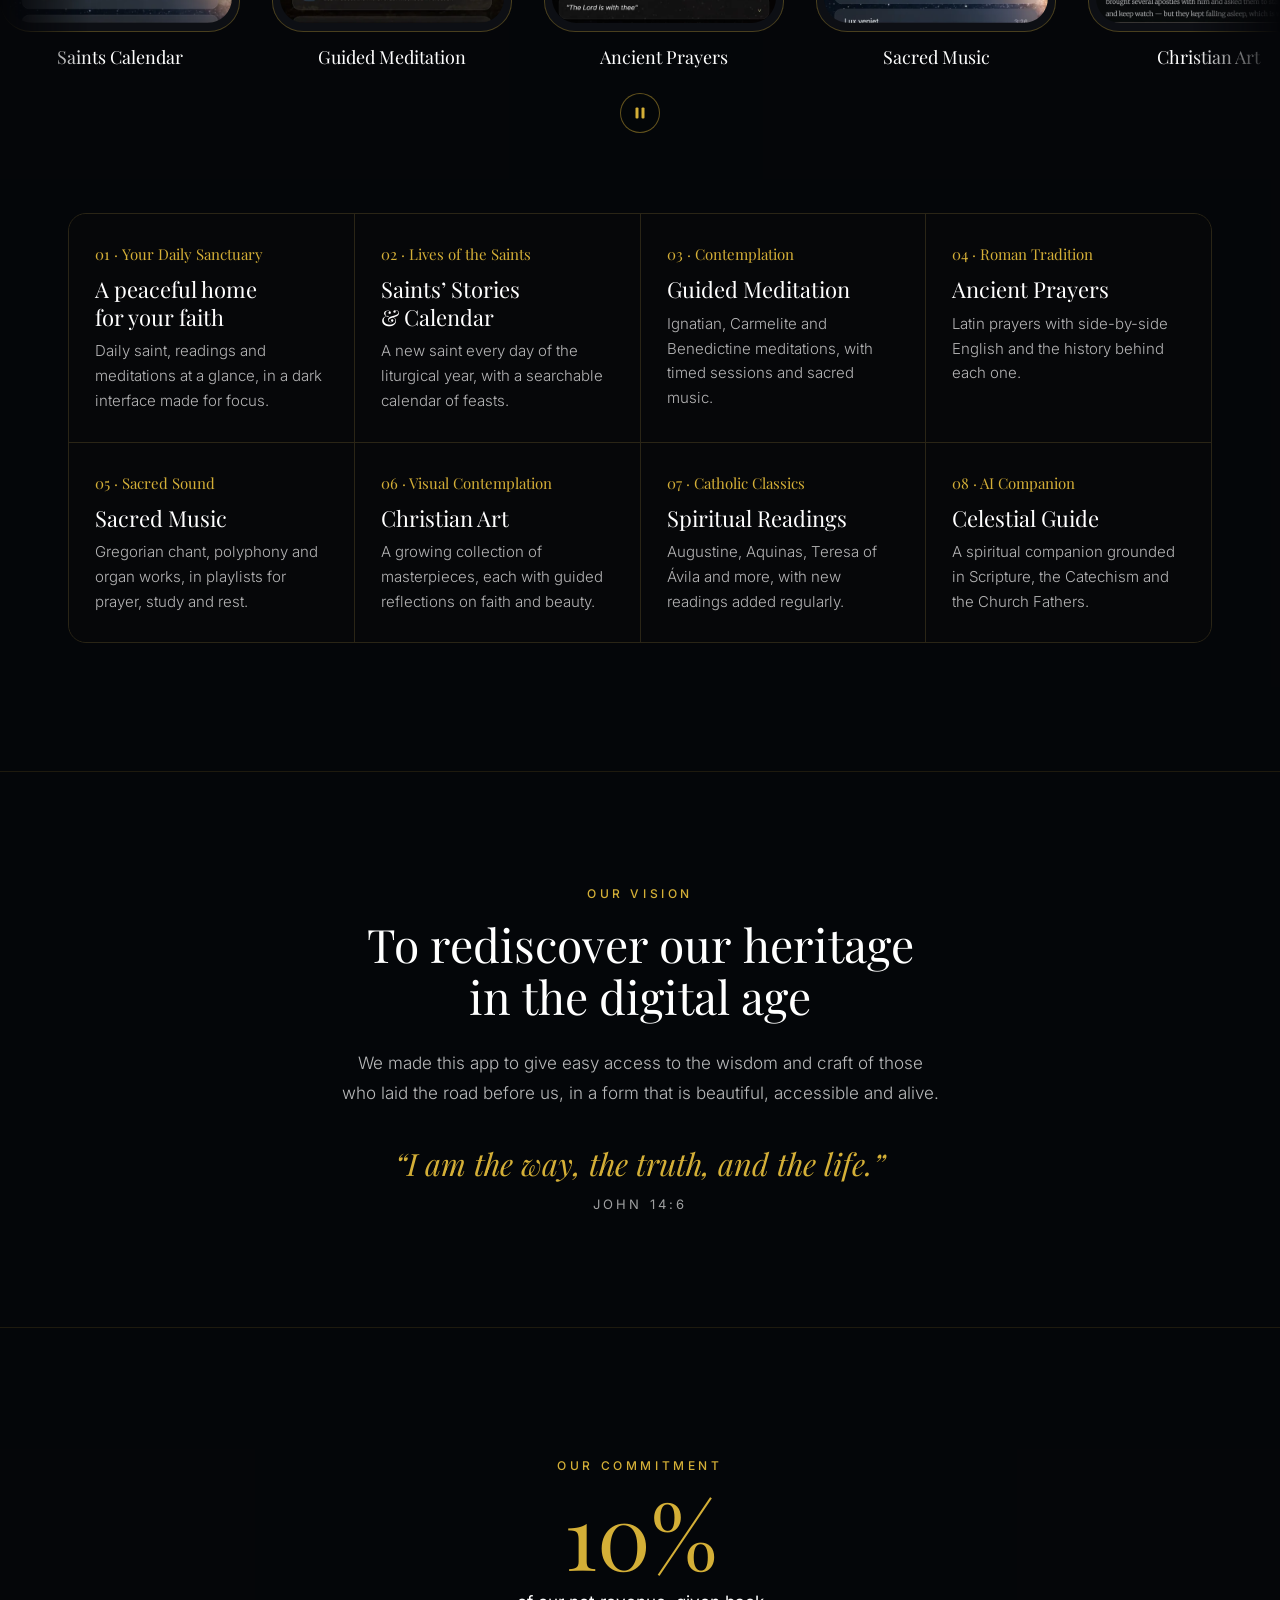
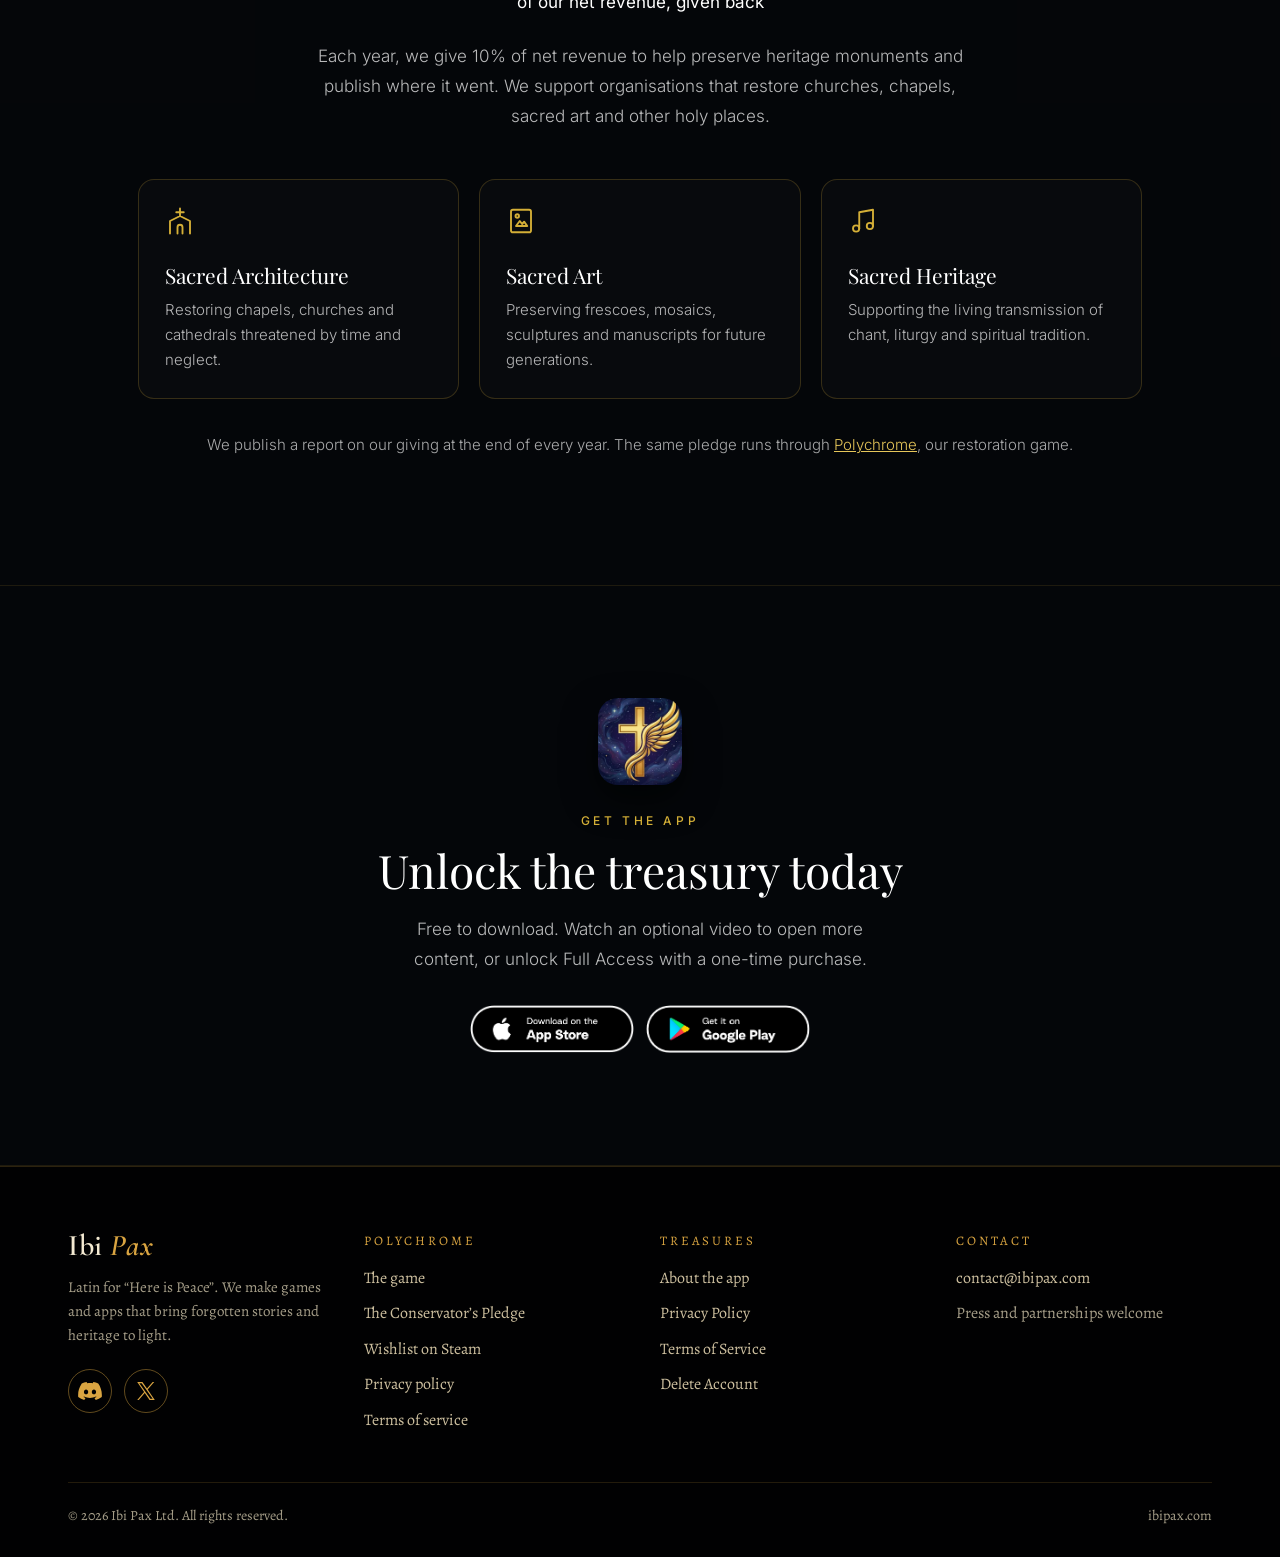
<file: catholic-treasures.html>
<!DOCTYPE html>
<html lang="en">
<head>
<meta charset="utf-8">
<meta name="viewport" content="width=device-width, initial-scale=1">
<title>Ibi Pax: Catholic Treasures | Saints, prayers, sacred music and art</title>
<meta name="description" content="Ibi Pax brings the two-thousand-year treasure of the Catholic Church to your phone: saints, prayers, sacred music, meditations, Christian art and spiritual readings.">
<meta name="theme-color" content="#05070a">
<meta property="og:type" content="website">
<meta property="og:site_name" content="Ibi Pax">
<meta property="og:url" content="https://ibipax.com/catholic-treasures.html">
<meta property="og:title" content="Ibi Pax: Catholic Treasures">
<meta property="og:description" content="Two millennia of Catholic wisdom, beautifully crafted for the digital age. Saints, prayers, sacred music, meditations and more. Free on iOS and Android.">
<meta property="og:image" content="https://ibipax.com/assets/img/og/catholic-treasures.jpg">
<meta property="og:image:width" content="1200">
<meta property="og:image:height" content="630">
<meta property="og:image:alt" content="Ibi Pax: Discover Catholic Treasures, with the app’s Saints Calendar screen">
<meta name="twitter:card" content="summary_large_image">
<link rel="icon" href="assets/icons/catholic-treasures-32.png" sizes="32x32" type="image/png">
<link rel="apple-touch-icon" href="assets/icons/catholic-treasures-180.png">
<link rel="preload" href="assets/fonts/playfair-display-latin-wght-normal.woff2" as="font" type="font/woff2" crossorigin>
<link rel="preload" href="assets/fonts/inter-latin-wght-normal.woff2" as="font" type="font/woff2" crossorigin>
<link rel="stylesheet" href="assets/css/site.css?v=1599c518c4">
<link rel="stylesheet" href="assets/css/catholic-treasures.css?v=597be95f68">
<script>document.documentElement.className += ' js';</script>
<script src="assets/js/site.js?v=3a1834e1b7" defer></script>
</head>
<body class="page-ct">
<a class="skip-link" href="#main">Skip to content</a>
<div class="ct-motes" aria-hidden="true"><span></span><span></span><span></span><span></span><span></span><span></span></div>

<header class="site-header">
  <nav class="site-nav container" aria-label="Main">
    <a class="brand" href="index.html" aria-label="Ibi Pax, home">Ibi <em>Pax</em></a>
    <ul class="nav-links" id="site-menu">
      <li><a href="index.html">Polychrome</a></li>
      <li><a href="catholic-treasures.html" aria-current="page">Treasures</a></li>
      <li><a href="#pledge">Our Pledge</a></li>
      <li><a href="#contact">Contact</a></li>
      <li class="nav-links__cta"><a href="#download">Get the app</a></li>
    </ul>
    <a class="btn btn--gold btn--small nav-cta" href="#download">Get the app</a>
    <button class="nav-toggle" type="button" aria-expanded="false" aria-controls="site-menu" aria-label="Open menu">
      <svg class="icon-open" width="22" height="22" viewBox="0 0 24 24" fill="none" stroke="currentColor" stroke-width="1.8" stroke-linecap="round" aria-hidden="true"><path d="M4 7h16M4 12h16M4 17h16"/></svg>
      <svg class="icon-close" width="22" height="22" viewBox="0 0 24 24" fill="none" stroke="currentColor" stroke-width="1.8" stroke-linecap="round" aria-hidden="true"><path d="M6 6l12 12M18 6L6 18"/></svg>
    </button>
  </nav>
</header>

<main id="main">

  <section id="about" class="ct-hero" aria-labelledby="ct-hero-title">
    <div class="ct-hero__inner container">
      <div class="ct-hero__copy">
        <p class="ct-hero__eyebrow"><img src="assets/img/catholic-treasures/app-icon.webp" alt="" width="40" height="41">Our app on iOS and Android</p>
        <h1 id="ct-hero-title" class="ct-wordmark">Discover <span class="ct-wordmark__name">Catholic Treasures</span></h1>
        <p class="ct-hero__lead">Two millennia of wisdom, in your hands.</p>
        <p class="ct-text">Saints, ancient prayers, sacred music, Christian art and spiritual readings, gathered in one peaceful space for quiet discovery.</p>
        <p class="ct-text">Free to download. Watch an optional video to open more content, or unlock Full Access with a one-time purchase.</p>
        <div class="ct-badges">
          <a href="https://apps.apple.com/us/app/ibi-pax-catholic-treasures/id6767160992" target="_blank" rel="noopener" aria-label="Download Catholic Treasures on the App Store"><img src="assets/img/badges/app-store.png" alt="" width="164" height="48"></a>
          <a href="https://play.google.com/store/apps/details?id=com.ibipax.app" target="_blank" rel="noopener" aria-label="Get Catholic Treasures on Google Play"><img src="assets/img/badges/google-play.png" alt="" width="164" height="48"></a>
        </div>
      </div>
      <div class="ct-phones">
        <div class="phone phone--back"><img src="assets/img/catholic-treasures/screen-saints.webp" width="560" height="1045" alt="Catholic Treasures: the Saints’ Stories and Calendar screen"></div>
        <div class="phone phone--front"><img src="assets/img/catholic-treasures/screen-art.webp" width="560" height="1045" fetchpriority="high" alt="Christian Art in Catholic Treasures: the illuminated Agony in the Garden and Betrayal of Christ manuscript"></div>
      </div>
    </div>
  </section>

  <section id="features-showcase" class="ct-section" aria-labelledby="ct-features-title">
    <div class="container">
      <div class="ct-head">
        <p class="ct-eyebrow">What you will find</p>
        <h2 id="ct-features-title" class="ct-title">The Christian Heritage, Unlocked.</h2>
        <div class="ct-rule" aria-hidden="true"></div>
      </div>
    </div>
    <div class="ct-strip__picker" hidden>
      <label for="ct-screen-picker">Swipe or choose a feature</label>
      <select id="ct-screen-picker" aria-controls="ct-screens"></select>
    </div>
    <div class="ct-strip" id="ct-screens" data-marquee role="region" aria-label="Catholic Treasures screenshots" tabindex="0">
      <ul class="ct-strip__track">
        <li><figure><div class="phone"><img src="assets/img/catholic-treasures/screen-saints.webp" width="560" height="1045" decoding="async" alt="The Saints Calendar screen"></div><figcaption>Saints Calendar</figcaption></figure></li>
        <li><figure><div class="phone"><img src="assets/img/catholic-treasures/screen-meditate.webp" width="560" height="1045" decoding="async" alt="The Guided Meditation screen"></div><figcaption>Guided Meditation</figcaption></figure></li>
        <li><figure><div class="phone"><img src="assets/img/catholic-treasures/screen-prayers.webp" width="560" height="1045" decoding="async" alt="The Ancient Prayers screen, open at the Hail Mary"></div><figcaption>Ancient Prayers</figcaption></figure></li>
        <li><figure><div class="phone"><img src="assets/img/catholic-treasures/screen-music.webp" width="560" height="1045" decoding="async" alt="The Sacred Music screen"></div><figcaption>Sacred Music</figcaption></figure></li>
        <li><figure><div class="phone"><img src="assets/img/catholic-treasures/screen-art.webp" width="560" height="1045" decoding="async" alt="The Christian Art screen"></div><figcaption>Christian Art</figcaption></figure></li>
        <li><figure><div class="phone"><img src="assets/img/catholic-treasures/screen-readings.webp" width="560" height="1045" decoding="async" alt="The Spiritual Readings screen, the Treasury of Ancient Wisdom"></div><figcaption>Spiritual Readings</figcaption></figure></li>
        <li><figure><div class="phone"><img src="assets/img/catholic-treasures/screen-celestial-guide.webp" width="560" height="1045" decoding="async" alt="The Celestial Guide screen"></div><figcaption>Celestial Guide</figcaption></figure></li>
      </ul>
    </div>
    <div class="container">
      <div class="ct-strip__bar">
        <button class="ct-strip__toggle" type="button" aria-controls="ct-screens" aria-pressed="false" aria-label="Pause the moving screens" data-marquee-toggle hidden>
          <svg class="ct-strip__icon-pause" width="14" height="14" viewBox="0 0 14 14" fill="currentColor" aria-hidden="true"><rect x="2.5" y="1.5" width="3" height="11" rx="1"/><rect x="8.5" y="1.5" width="3" height="11" rx="1"/></svg>
          <svg class="ct-strip__icon-play" width="14" height="14" viewBox="0 0 14 14" fill="currentColor" aria-hidden="true"><path d="M4 1.9v10.2a.6.6 0 0 0 .92.5l8-5.1a.6.6 0 0 0 0-1l-8-5.1a.6.6 0 0 0-.92.5z"/></svg>
        </button>
      </div>
      <ul class="ct-features">
        <li class="ct-feature"><p class="ct-feature__label">01 · Your Daily Sanctuary</p><h3 class="ct-feature__title">A peaceful home for your faith</h3><p class="ct-feature__text">Daily saint, readings and meditations at a glance, in a dark interface made for focus.</p></li>
        <li class="ct-feature"><p class="ct-feature__label">02 · Lives of the Saints</p><h3 class="ct-feature__title">Saints’ Stories &amp; Calendar</h3><p class="ct-feature__text">A new saint every day of the liturgical year, with a searchable calendar of feasts.</p></li>
        <li class="ct-feature"><p class="ct-feature__label">03 · Contemplation</p><h3 class="ct-feature__title">Guided Meditation</h3><p class="ct-feature__text">Ignatian, Carmelite and Benedictine meditations, with timed sessions and sacred music.</p></li>
        <li class="ct-feature"><p class="ct-feature__label">04 · Roman Tradition</p><h3 class="ct-feature__title">Ancient Prayers</h3><p class="ct-feature__text">Latin prayers with side-by-side English and the history behind each one.</p></li>
        <li class="ct-feature"><p class="ct-feature__label">05 · Sacred Sound</p><h3 class="ct-feature__title">Sacred Music</h3><p class="ct-feature__text">Gregorian chant, polyphony and organ works, in playlists for prayer, study and rest.</p></li>
        <li class="ct-feature"><p class="ct-feature__label">06 · Visual Contemplation</p><h3 class="ct-feature__title">Christian Art</h3><p class="ct-feature__text">A growing collection of masterpieces, each with guided reflections on faith and beauty.</p></li>
        <li class="ct-feature"><p class="ct-feature__label">07 · Catholic Classics</p><h3 class="ct-feature__title">Spiritual Readings</h3><p class="ct-feature__text">Augustine, Aquinas, Teresa of Ávila and more, with new readings added regularly.</p></li>
        <li class="ct-feature"><p class="ct-feature__label">08 · AI Companion</p><h3 class="ct-feature__title">Celestial Guide</h3><p class="ct-feature__text">A spiritual companion grounded in Scripture, the Catechism and the Church Fathers.</p></li>
      </ul>
    </div>
  </section>

  <section id="mission" class="ct-section ct-section--alt" aria-labelledby="ct-mission-title">
    <div class="container ct-mission">
      <p class="ct-eyebrow">Our vision</p>
      <h2 id="ct-mission-title" class="ct-title">To rediscover our&nbsp;heritage in&nbsp;the&nbsp;digital&nbsp;age</h2>
      <p class="ct-text">We made this app to give easy access to the wisdom and craft of those who laid the road before us, in a form that is beautiful, accessible and alive.</p>
      <blockquote class="ct-quote">“I am the way, the truth, and the life.”</blockquote>
      <p class="ct-quote-source">John 14:6</p>
    </div>
  </section>

  <section id="pledge" class="ct-section" aria-labelledby="ct-pledge-title">
    <div class="container ct-pledge">
      <p class="ct-eyebrow">Our commitment</p>
      <h2 id="ct-pledge-title" class="ct-pledge__number">10%</h2>
      <p class="ct-pledge__label">of our net revenue, given back</p>
      <p class="ct-text">Each year, we give 10% of net revenue to help preserve heritage monuments and publish where it went. We support organisations that restore churches, chapels, sacred art and other holy places.</p>
      <ul class="ct-pillars">
        <li class="ct-pillar">
          <svg width="30" height="30" viewBox="0 0 24 24" fill="none" stroke="#d4af37" stroke-width="1.5" stroke-linecap="round" stroke-linejoin="round" aria-hidden="true"><path d="M12 2v6M9 5h6M4 22V12l8-4 8 4v10M10 22v-5a2 2 0 0 1 4 0v5"/></svg>
          <h3>Sacred Architecture</h3>
          <p>Restoring chapels, churches and cathedrals threatened by time and neglect.</p>
        </li>
        <li class="ct-pillar">
          <svg width="30" height="30" viewBox="0 0 24 24" fill="none" stroke="#d4af37" stroke-width="1.5" stroke-linecap="round" stroke-linejoin="round" aria-hidden="true"><rect x="4" y="3" width="16" height="18" rx="1.5"/><path d="M8 16l3-4 2 2.5 1.5-2L17 16z"/><circle cx="9" cy="8" r="1.4"/></svg>
          <h3>Sacred Art</h3>
          <p>Preserving frescoes, mosaics, sculptures and manuscripts for future generations.</p>
        </li>
        <li class="ct-pillar">
          <svg width="30" height="30" viewBox="0 0 24 24" fill="none" stroke="#d4af37" stroke-width="1.5" stroke-linecap="round" stroke-linejoin="round" aria-hidden="true"><path d="M9 18V5l11-2v13"/><circle cx="6.5" cy="18" r="2.5"/><circle cx="17.5" cy="16" r="2.5"/></svg>
          <h3>Sacred Heritage</h3>
          <p>Supporting the living transmission of chant, liturgy and spiritual tradition.</p>
        </li>
      </ul>
      <p class="ct-pledge__note">We publish a report on our giving at the end of every year. The same pledge runs through <a href="index.html#pledge">Polychrome</a>, our restoration game.</p>
    </div>
  </section>

  <section id="download" class="ct-section ct-section--alt" aria-labelledby="ct-download-title">
    <div class="container ct-download">
      <img class="ct-download__icon" src="assets/img/catholic-treasures/app-icon.webp" width="192" height="198" loading="lazy" decoding="async" alt="">
      <p class="ct-eyebrow">Get the app</p>
      <h2 id="ct-download-title" class="ct-title">Unlock the treasury today</h2>
      <p class="ct-text">Free to download. Watch an optional video to open more content, or unlock Full Access with a one-time purchase.</p>
      <div class="ct-badges">
        <a href="https://apps.apple.com/us/app/ibi-pax-catholic-treasures/id6767160992" target="_blank" rel="noopener" aria-label="Download Catholic Treasures on the App Store"><img src="assets/img/badges/app-store.png" alt="" width="164" height="48" loading="lazy"></a>
        <a href="https://play.google.com/store/apps/details?id=com.ibipax.app" target="_blank" rel="noopener" aria-label="Get Catholic Treasures on Google Play"><img src="assets/img/badges/google-play.png" alt="" width="164" height="48" loading="lazy"></a>
      </div>
    </div>
  </section>

</main>

<footer class="site-footer" id="contact">
  <div class="container">
    <div class="footer-grid">
      <div class="footer-brand">
        <a class="brand" href="index.html">Ibi <em>Pax</em></a>
        <p>Latin for “Here is Peace”. We make games and apps that bring forgotten stories and heritage to light.</p>
        <ul class="social" aria-label="Follow Ibi Pax">
          <li><a class="social__link" href="https://discord.gg/sVaJNsfng3" target="_blank" rel="noopener" aria-label="Join us on Discord" title="Join us on Discord"><span class="social__icon social__icon--discord" aria-hidden="true"></span></a></li>
          <li><a class="social__link" href="https://x.com/ibipaxstudio" target="_blank" rel="noopener" aria-label="Follow us on X" title="Follow us on X"><span class="social__icon social__icon--x" aria-hidden="true"></span></a></li>
        </ul>
      </div>
      <nav class="footer-col" aria-labelledby="footer-polychrome">
        <h2 id="footer-polychrome">Polychrome</h2>
        <ul>
          <li><a href="index.html">The game</a></li>
          <li><a href="index.html#pledge">The Conservator’s Pledge</a></li>
          <li><a href="index.html#wishlist">Wishlist on Steam</a></li>
          <li><a href="polychrome-privacy-policy.html">Privacy policy</a></li>
          <li><a href="polychrome-terms-of-service.html">Terms of service</a></li>
        </ul>
      </nav>
      <nav class="footer-col" aria-labelledby="footer-ct">
        <h2 id="footer-ct">Treasures</h2>
        <ul>
          <li><a href="#about">About the app</a></li>
          <li><a href="privacy-policy.html">Privacy Policy</a></li>
          <li><a href="terms-of-service.html">Terms of Service</a></li>
          <li><a href="delete-account.html">Delete Account</a></li>
        </ul>
      </nav>
      <div class="footer-col footer-contact">
        <h2>Contact</h2>
        <ul>
          <li><a href="#contact" data-email-user="contact" data-email-domain="ibipax.com">contact [at] ibipax.com</a></li>
          <li><span>Press and partnerships welcome</span></li>
        </ul>
      </div>
    </div>
    <div class="footer-bottom">
      <span>© 2026 Ibi Pax Ltd. All rights reserved.</span>
      <span>ibipax.com</span>
    </div>
  </div>
</footer>
</body>
</html>
</file>
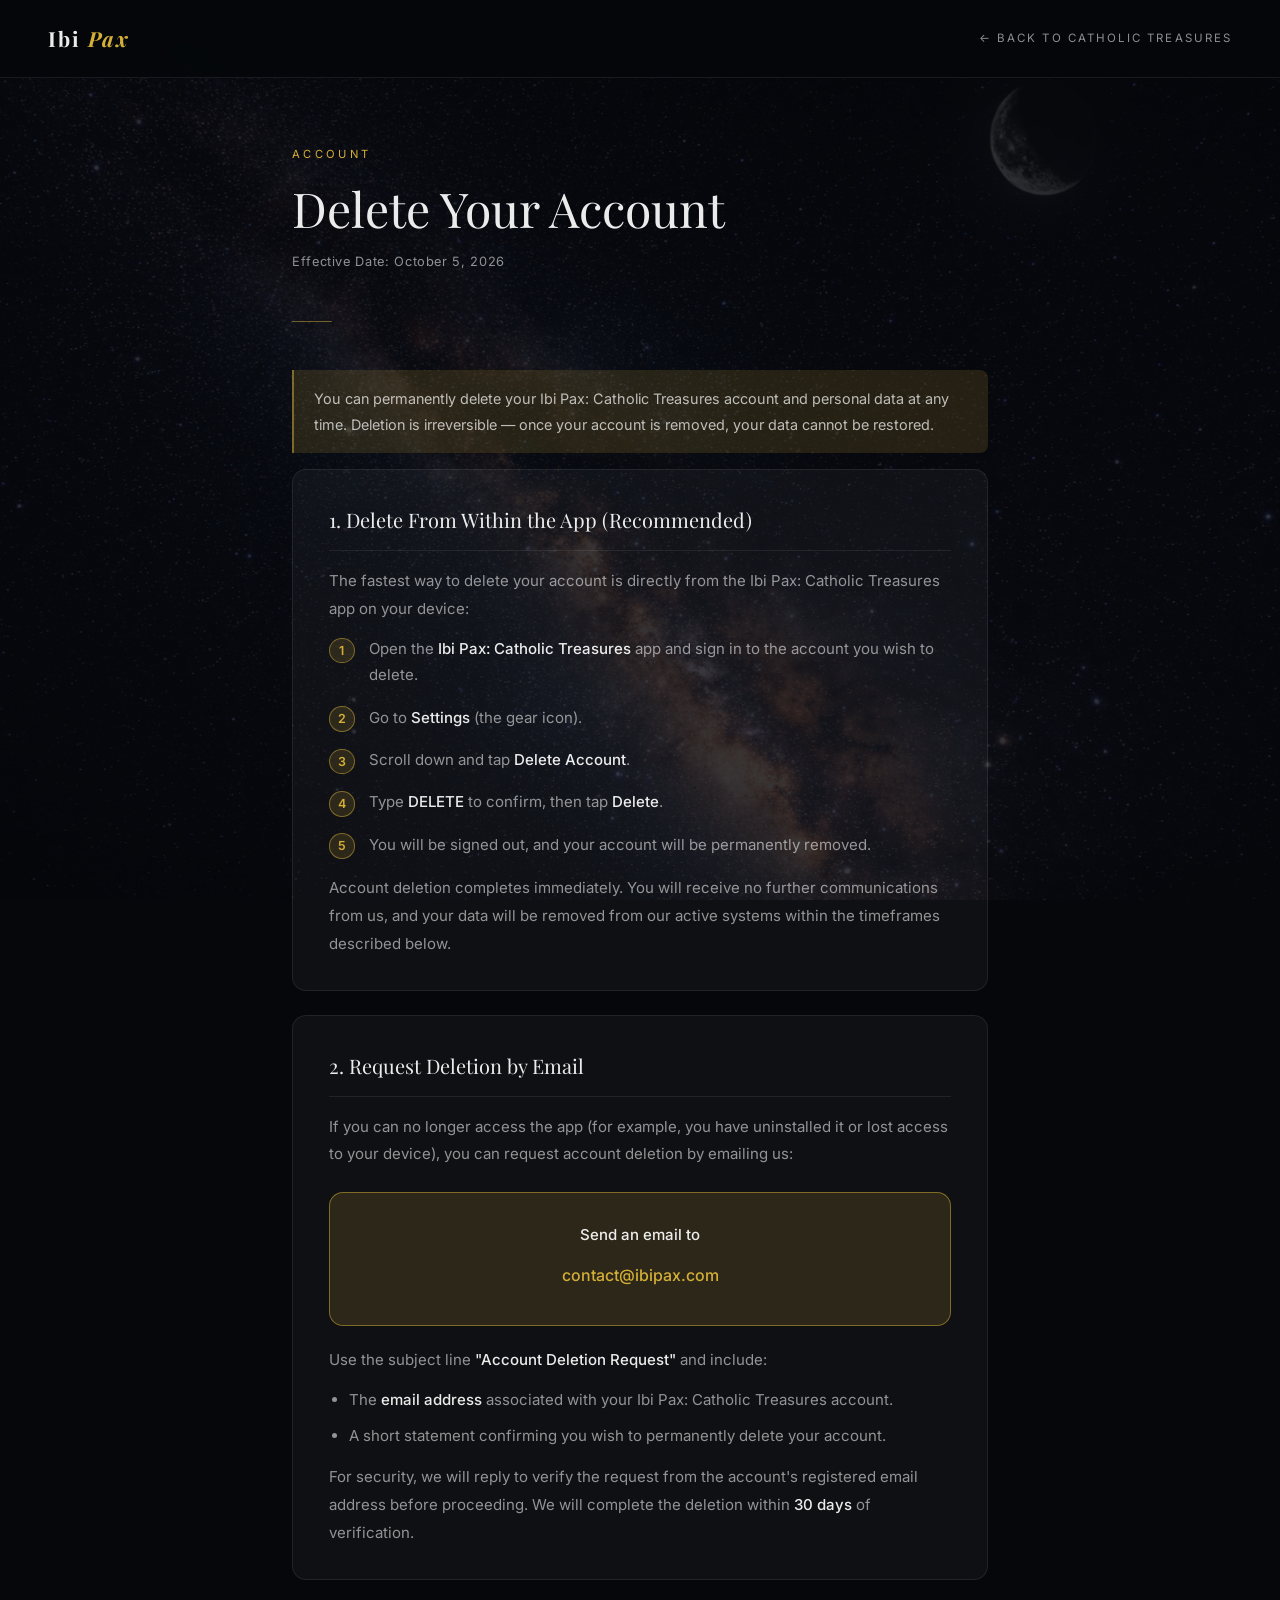
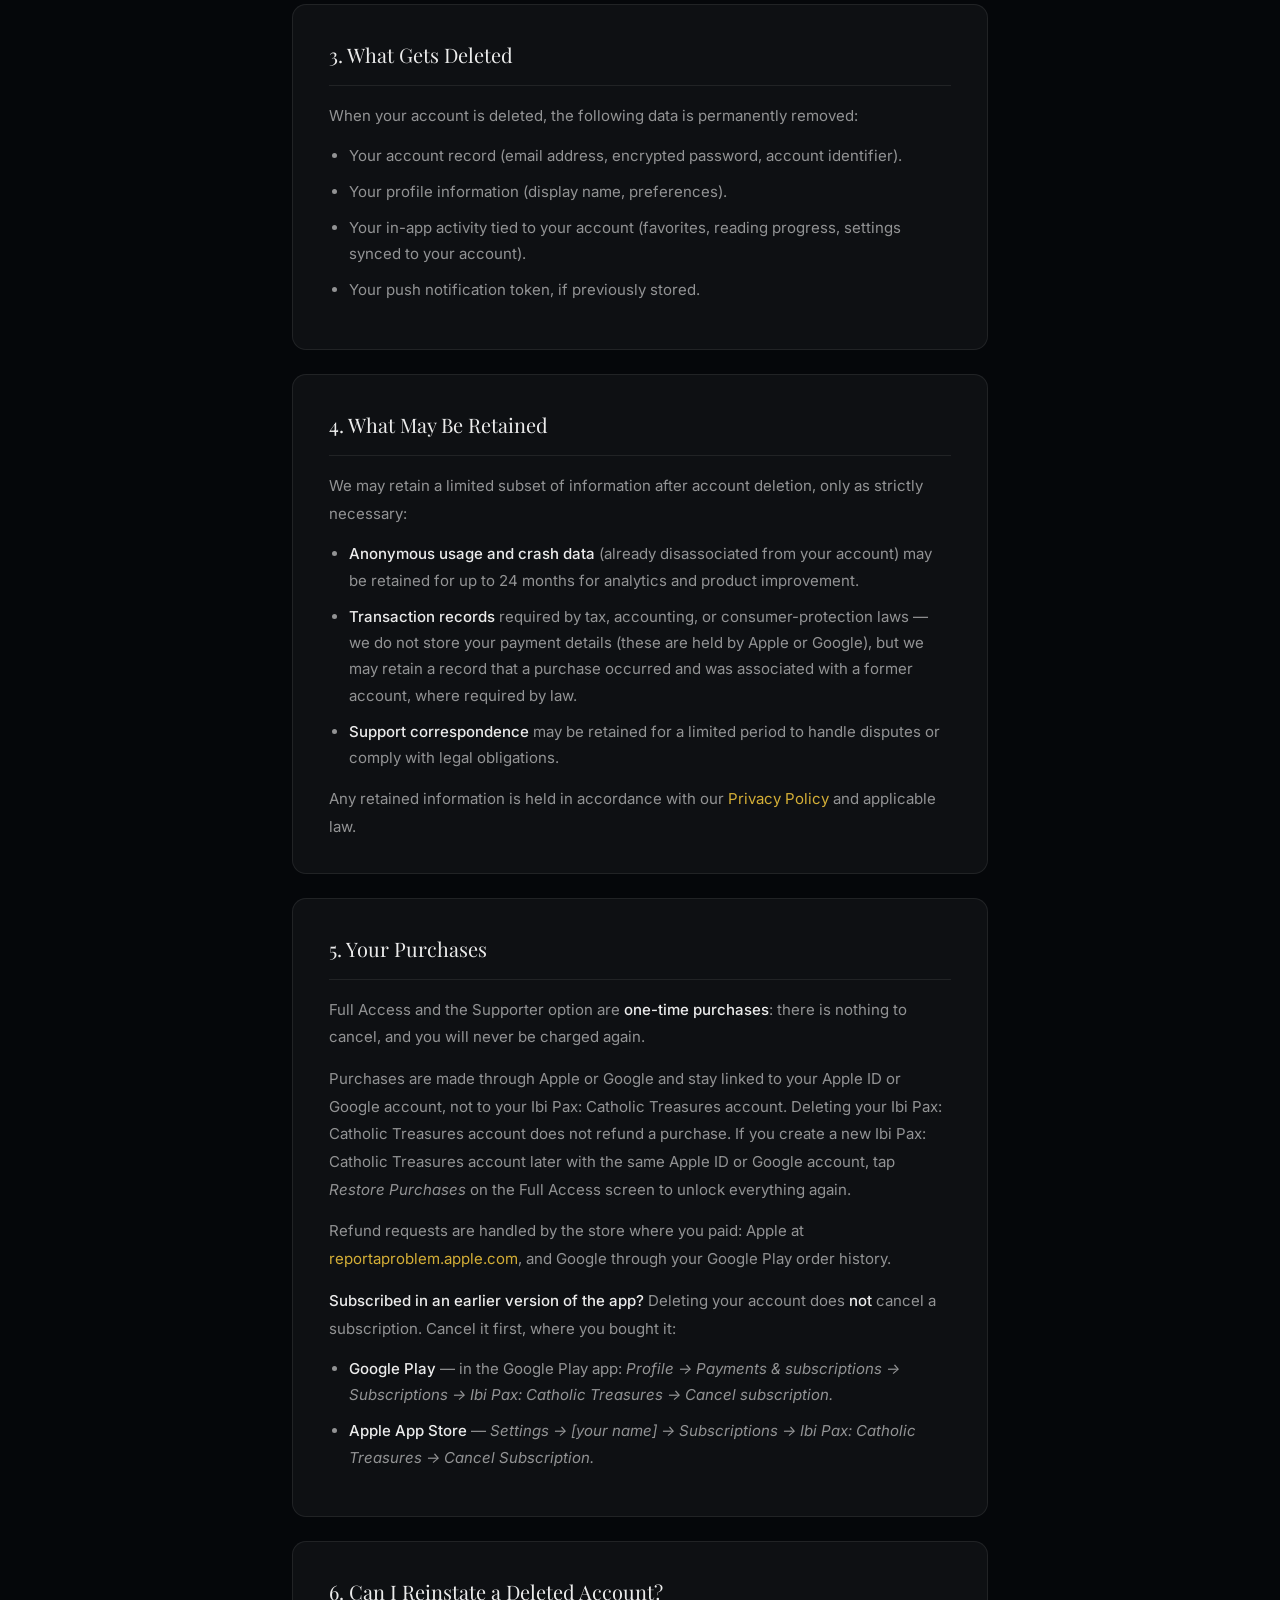
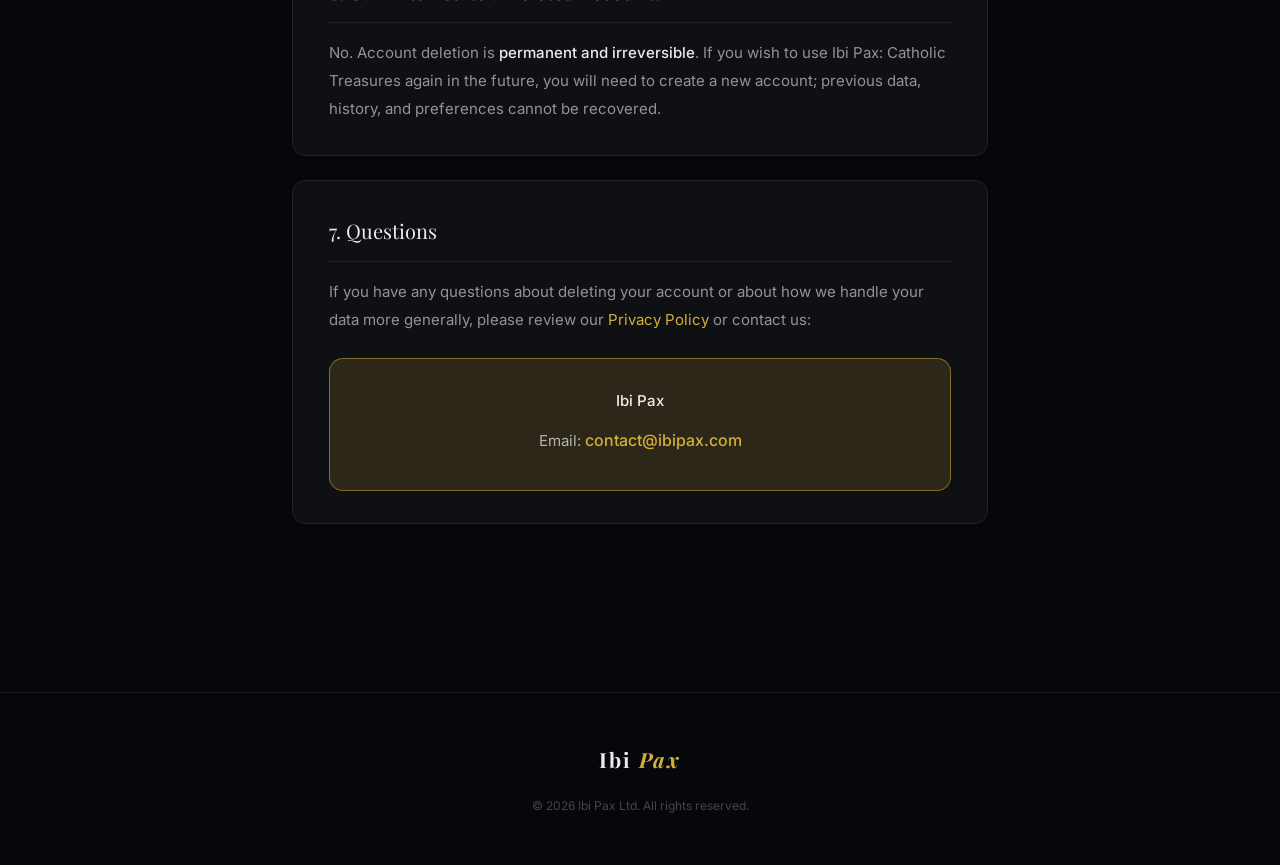
<file: delete-account.html>
<!DOCTYPE html>
<html lang="en">
<head>
  <meta charset="UTF-8"/>
  <meta name="viewport" content="width=device-width, initial-scale=1.0"/>
  <meta name="theme-color" content="#05070a"/>
  <title>Delete Your Account — Ibi Pax: Catholic Treasures</title>
  <meta name="description" content="How to delete your Ibi Pax: Catholic Treasures account and personal data."/>
  <link rel="icon" href="icon final 2.png" type="image/png"/>
  <link href="https://fonts.googleapis.com/css2?family=Playfair+Display:ital,wght@0,400;0,700;1,400&family=Inter:wght@300;400;500;600&display=swap" rel="stylesheet"/>
  <style>
    *, *::before, *::after { box-sizing: border-box; margin: 0; padding: 0; }

    :root {
      --void:    #05070a;
      --gold:    #d4af37;
      --gold-s:  rgba(212,175,55,0.5);
      --gold-xs: rgba(212,175,55,0.15);
      --text:    rgba(255,255,255,0.92);
      --muted:   rgba(255,255,255,0.55);
      --dim:     rgba(255,255,255,0.25);
      --stroke:  rgba(255,255,255,0.08);
      --panel:   rgba(255,255,255,0.04);
    }

    html { scroll-behavior: smooth; }

    body {
      font-family: 'Inter', system-ui, sans-serif;
      background: var(--void);
      color: var(--text);
      line-height: 1.8;
      font-size: 16px;
    }

    /* Background */
    .bg-photo {
      position: fixed; inset: 0; z-index: -2;
      background: url('milkyway_bg.png') center center / cover no-repeat;
    }
    .bg-overlay {
      position: fixed; inset: 0; z-index: -1;
      background: rgba(5,7,10,0.82);
    }

    ::-webkit-scrollbar { width: 4px; }
    ::-webkit-scrollbar-track { background: var(--void); }
    ::-webkit-scrollbar-thumb { background: var(--gold-xs); border-radius: 2px; }

    /* Nav */
    nav {
      position: fixed; top: 0; left: 0; right: 0; z-index: 100;
      display: flex; align-items: center; justify-content: space-between;
      padding: 1.25rem 3rem;
      background: rgba(5,7,10,0.90);
      backdrop-filter: blur(12px);
      border-bottom: 1px solid var(--stroke);
    }
    .nav-logo {
      font-family: 'Playfair Display', serif;
      font-size: 1.3rem; font-weight: 700;
      letter-spacing: 0.1em; color: var(--text); text-decoration: none;
    }
    .nav-logo .pax { font-style: italic; color: var(--gold); }
    .nav-back {
      font-size: 0.72rem; letter-spacing: 0.18em; text-transform: uppercase;
      color: var(--muted); text-decoration: none; transition: color 0.2s;
    }
    .nav-back:hover { color: var(--gold); }

    /* Page layout */
    .page {
      max-width: 760px;
      margin: 0 auto;
      padding: 9rem 2rem 6rem;
    }

    /* Header */
    .page-eyebrow {
      display: block;
      font-size: 0.70rem; letter-spacing: 0.3em; text-transform: uppercase;
      color: var(--gold); margin-bottom: 1rem;
    }
    .page-title {
      font-family: 'Playfair Display', serif;
      font-size: clamp(2rem, 5vw, 3rem);
      font-weight: 400; line-height: 1.2;
      color: var(--text); margin-bottom: 0.75rem;
    }
    .page-meta {
      font-size: 0.80rem; color: var(--muted);
      letter-spacing: 0.05em; margin-bottom: 3rem;
    }
    .gold-rule {
      width: 40px; height: 1px;
      background: var(--gold-s); margin-bottom: 3rem;
    }

    /* Sections */
    .policy-section {
      background: var(--panel);
      border: 1px solid var(--stroke);
      border-radius: 14px;
      padding: 2rem 2.25rem;
      margin-bottom: 1.5rem;
    }

    h2 {
      font-family: 'Playfair Display', serif;
      font-size: 1.25rem; font-weight: 400;
      color: var(--text); margin-bottom: 1rem;
      padding-bottom: 0.75rem;
      border-bottom: 1px solid var(--stroke);
    }

    h3 {
      font-size: 0.88rem; font-weight: 600;
      letter-spacing: 0.06em; text-transform: uppercase;
      color: var(--gold); margin: 1.5rem 0 0.5rem;
    }
    h3:first-of-type { margin-top: 0.5rem; }

    p {
      font-size: 0.94rem; color: var(--muted);
      margin-bottom: 0.85rem; line-height: 1.85;
    }
    p:last-child { margin-bottom: 0; }

    ul, ol {
      margin: 0.5rem 0 0.85rem 1.25rem;
      color: var(--muted); font-size: 0.94rem;
    }
    ul li, ol li { margin-bottom: 0.6rem; line-height: 1.75; }

    a { color: var(--gold); text-decoration: none; }
    a:hover { text-decoration: underline; }

    strong { color: var(--text); font-weight: 500; }

    /* Highlight box */
    .highlight {
      background: var(--gold-xs);
      border-left: 2px solid var(--gold-s);
      border-radius: 0 8px 8px 0;
      padding: 1rem 1.25rem;
      margin: 1rem 0;
      font-size: 0.90rem;
      color: rgba(255,255,255,0.70);
      line-height: 1.75;
    }

    /* Steps list */
    .steps {
      counter-reset: step;
      list-style: none;
      margin-left: 0;
    }
    .steps li {
      position: relative;
      padding-left: 2.5rem;
      margin-bottom: 1rem;
    }
    .steps li::before {
      counter-increment: step;
      content: counter(step);
      position: absolute;
      left: 0; top: 0.1rem;
      width: 1.6rem; height: 1.6rem;
      background: var(--gold-xs);
      border: 1px solid var(--gold-s);
      border-radius: 50%;
      color: var(--gold);
      font-size: 0.78rem;
      font-weight: 600;
      display: flex;
      align-items: center;
      justify-content: center;
    }

    /* Contact block */
    .contact-block {
      background: var(--gold-xs);
      border: 1px solid var(--gold-s);
      border-radius: 14px;
      padding: 1.75rem 2.25rem;
      margin-top: 1.5rem;
      text-align: center;
    }
    .contact-block p { color: rgba(255,255,255,0.65); margin-bottom: 0.4rem; }
    .contact-block a { color: var(--gold); font-size: 1rem; font-weight: 500; }

    /* Footer */
    footer {
      text-align: center;
      padding: 3rem 2rem;
      border-top: 1px solid var(--stroke);
      margin-top: 3rem;
    }
    .footer-logo {
      font-family: 'Playfair Display', serif;
      font-size: 1.3rem; font-weight: 700;
      letter-spacing: 0.1em; color: var(--text);
      margin-bottom: 0.5rem;
    }
    .footer-logo .pax { font-style: italic; color: var(--gold); }
    .footer-copy { font-size: 0.75rem; color: var(--dim); margin-top: 1rem; }

    @media (max-width: 600px) {
      nav { padding: 1rem 1.5rem; }
      .policy-section { padding: 1.5rem; }
    }
  </style>
</head>
<body>

  <div class="bg-photo" aria-hidden="true"></div>
  <div class="bg-overlay" aria-hidden="true"></div>

  <nav>
    <a class="nav-logo" href="index.html">Ibi <span class="pax">Pax</span></a>
    <a class="nav-back" href="catholic-treasures.html">&larr; Back to Catholic Treasures</a>
  </nav>

  <main class="page">

    <span class="page-eyebrow">Account</span>
    <h1 class="page-title">Delete Your Account</h1>
    <p class="page-meta">Effective Date: October 5, 2026</p>
    <div class="gold-rule"></div>

    <div class="highlight">
      You can permanently delete your Ibi Pax: Catholic Treasures account and personal data at any time. Deletion is irreversible &mdash; once your account is removed, your data cannot be restored.
    </div>

    <!-- 1. In-app deletion -->
    <div class="policy-section">
      <h2>1. Delete From Within the App (Recommended)</h2>
      <p>
        The fastest way to delete your account is directly from the Ibi Pax: Catholic Treasures app on your device:
      </p>
      <ol class="steps">
        <li>Open the <strong>Ibi Pax: Catholic Treasures</strong> app and sign in to the account you wish to delete.</li>
        <li>Go to <strong>Settings</strong> (the gear icon).</li>
        <li>Scroll down and tap <strong>Delete Account</strong>.</li>
        <li>Type <strong>DELETE</strong> to confirm, then tap <strong>Delete</strong>.</li>
        <li>You will be signed out, and your account will be permanently removed.</li>
      </ol>
      <p>
        Account deletion completes immediately. You will receive no further communications from us, and your data will be removed from our active systems within the timeframes described below.
      </p>
    </div>

    <!-- 2. Email request -->
    <div class="policy-section">
      <h2>2. Request Deletion by Email</h2>
      <p>
        If you can no longer access the app (for example, you have uninstalled it or lost access to your device), you can request account deletion by emailing us:
      </p>
      <div class="contact-block">
        <p><strong>Send an email to</strong></p>
        <p style="margin-top:0.75rem;"><span id="contact-email"></span></p>
        <script>
          (function() {
            var e = 'contact' + '@' + 'ibipax.com';
            var s = document.getElementById('contact-email');
            s.innerHTML = '<a href="mailto:' + e + '?subject=Account%20Deletion%20Request">' + e + '</a>';
          })();
        </script>
      </div>
      <p style="margin-top:1.25rem;">
        Use the subject line <strong>"Account Deletion Request"</strong> and include:
      </p>
      <ul>
        <li>The <strong>email address</strong> associated with your Ibi Pax: Catholic Treasures account.</li>
        <li>A short statement confirming you wish to permanently delete your account.</li>
      </ul>
      <p>
        For security, we will reply to verify the request from the account's registered email address before proceeding. We will complete the deletion within <strong>30 days</strong> of verification.
      </p>
    </div>

    <!-- 3. What gets deleted -->
    <div class="policy-section">
      <h2>3. What Gets Deleted</h2>
      <p>When your account is deleted, the following data is permanently removed:</p>
      <ul>
        <li>Your account record (email address, encrypted password, account identifier).</li>
        <li>Your profile information (display name, preferences).</li>
        <li>Your in-app activity tied to your account (favorites, reading progress, settings synced to your account).</li>
        <li>Your push notification token, if previously stored.</li>
      </ul>
    </div>

    <!-- 4. What may be retained -->
    <div class="policy-section">
      <h2>4. What May Be Retained</h2>
      <p>
        We may retain a limited subset of information after account deletion, only as strictly necessary:
      </p>
      <ul>
        <li><strong>Anonymous usage and crash data</strong> (already disassociated from your account) may be retained for up to 24 months for analytics and product improvement.</li>
        <li><strong>Transaction records</strong> required by tax, accounting, or consumer-protection laws &mdash; we do not store your payment details (these are held by Apple or Google), but we may retain a record that a purchase occurred and was associated with a former account, where required by law.</li>
        <li><strong>Support correspondence</strong> may be retained for a limited period to handle disputes or comply with legal obligations.</li>
      </ul>
      <p>
        Any retained information is held in accordance with our <a href="privacy-policy.html">Privacy Policy</a> and applicable law.
      </p>
    </div>

    <!-- 5. Purchases -->
    <div class="policy-section">
      <h2>5. Your Purchases</h2>
      <p>
        Full Access and the Supporter option are <strong>one-time purchases</strong>: there is nothing to cancel, and you will never be charged again.
      </p>
      <p>
        Purchases are made through Apple or Google and stay linked to your Apple ID or Google account, not to your Ibi Pax: Catholic Treasures account. Deleting your Ibi Pax: Catholic Treasures account does not refund a purchase. If you create a new Ibi Pax: Catholic Treasures account later with the same Apple ID or Google account, tap <em>Restore Purchases</em> on the Full Access screen to unlock everything again.
      </p>
      <p>
        Refund requests are handled by the store where you paid: Apple at <a href="https://reportaproblem.apple.com">reportaproblem.apple.com</a>, and Google through your Google Play order history.
      </p>
      <p>
        <strong>Subscribed in an earlier version of the app?</strong> Deleting your account does <strong>not</strong> cancel a subscription. Cancel it first, where you bought it:
      </p>
      <ul>
        <li><strong>Google Play</strong> &mdash; in the Google Play app: <em>Profile &rarr; Payments &amp; subscriptions &rarr; Subscriptions &rarr; Ibi Pax: Catholic Treasures &rarr; Cancel subscription.</em></li>
        <li><strong>Apple App Store</strong> &mdash; <em>Settings &rarr; [your name] &rarr; Subscriptions &rarr; Ibi Pax: Catholic Treasures &rarr; Cancel Subscription.</em></li>
      </ul>
    </div>

    <!-- 6. Reinstating -->
    <div class="policy-section">
      <h2>6. Can I Reinstate a Deleted Account?</h2>
      <p>
        No. Account deletion is <strong>permanent and irreversible</strong>. If you wish to use Ibi Pax: Catholic Treasures again in the future, you will need to create a new account; previous data, history, and preferences cannot be recovered.
      </p>
    </div>

    <!-- 7. Questions -->
    <div class="policy-section">
      <h2>7. Questions</h2>
      <p>
        If you have any questions about deleting your account or about how we handle your data more generally, please review our <a href="privacy-policy.html">Privacy Policy</a> or contact us:
      </p>
      <div class="contact-block">
        <p><strong>Ibi Pax</strong></p>
        <p style="margin-top:0.75rem;">Email: <span id="contact-email-2"></span></p>
        <script>
          (function() {
            var e = 'contact' + '@' + 'ibipax.com';
            var s = document.getElementById('contact-email-2');
            s.innerHTML = '<a href="mailto:' + e + '">' + e + '</a>';
          })();
        </script>
      </div>
    </div>

  </main>

  <footer>
    <div class="footer-logo">Ibi <span class="pax">Pax</span></div>
    <p class="footer-copy">&copy; 2026 Ibi Pax Ltd. All rights reserved.</p>
  </footer>

</body>
</html>
</file>
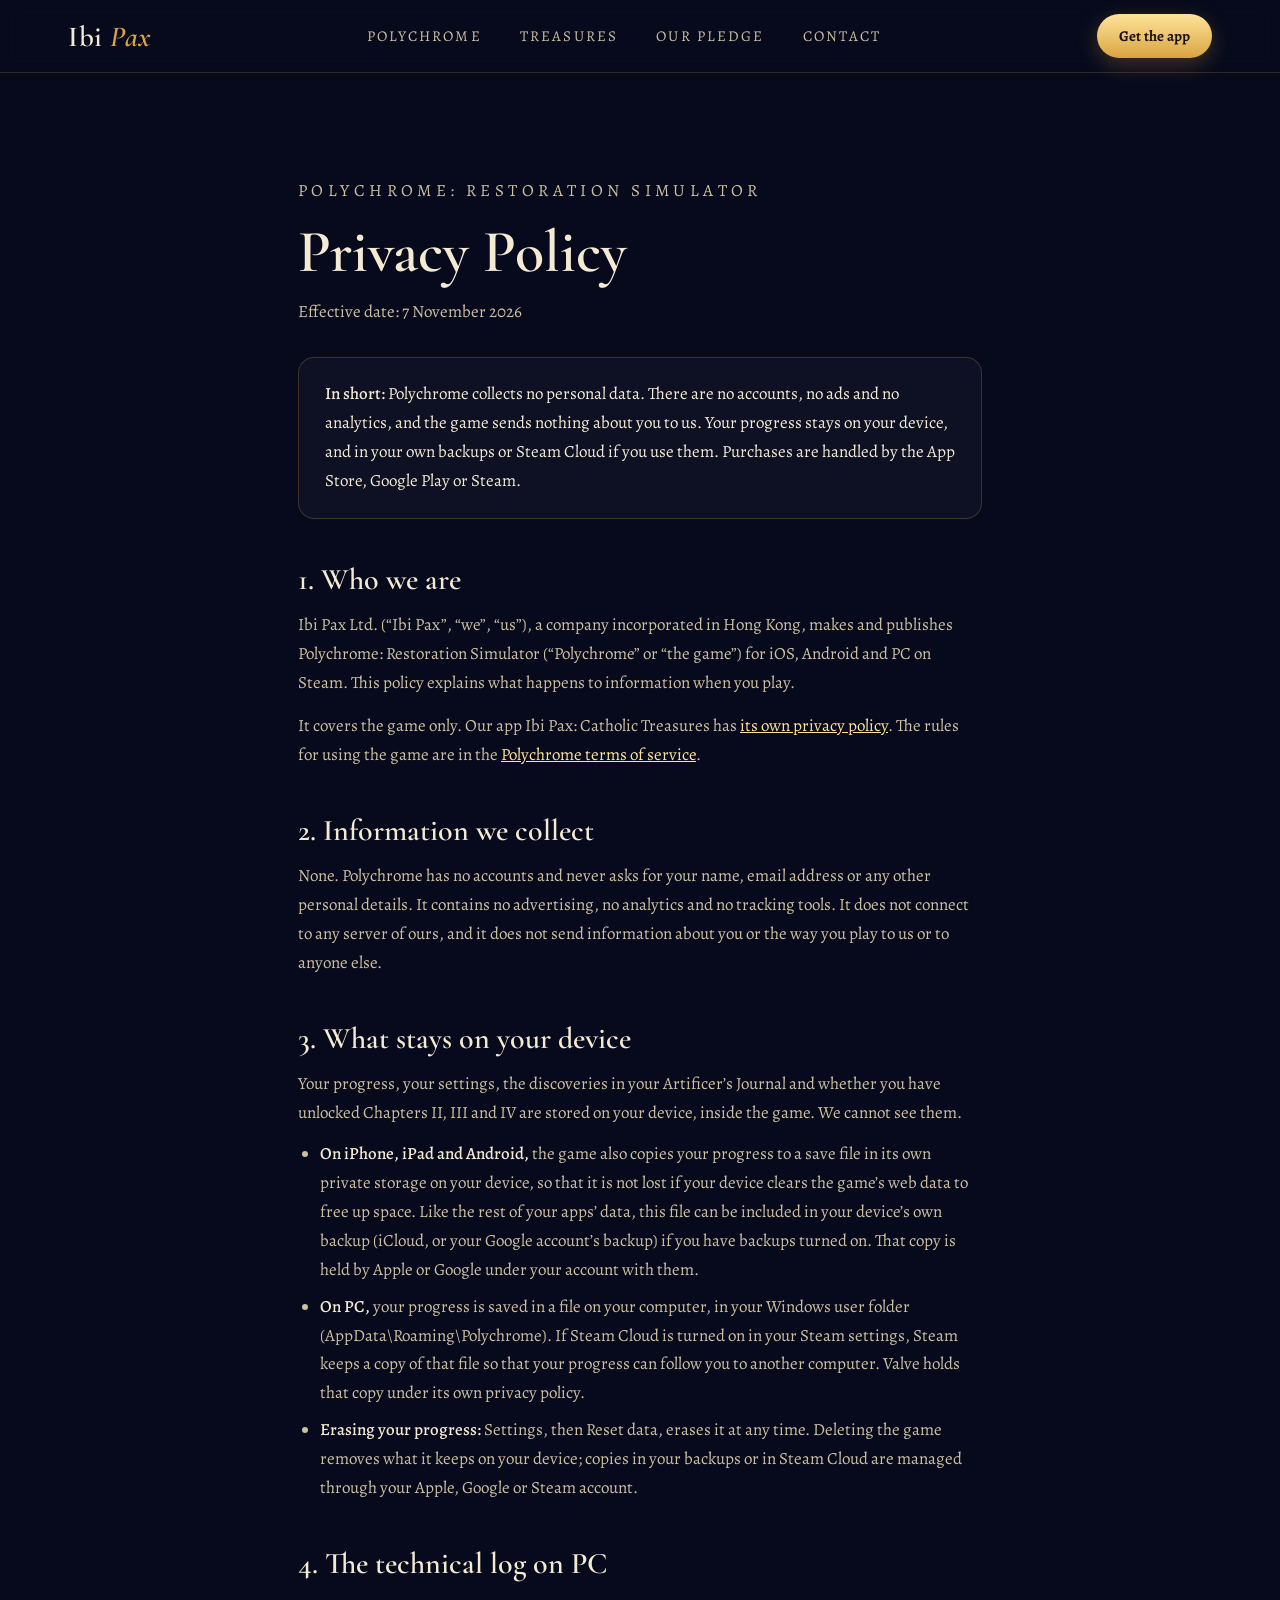
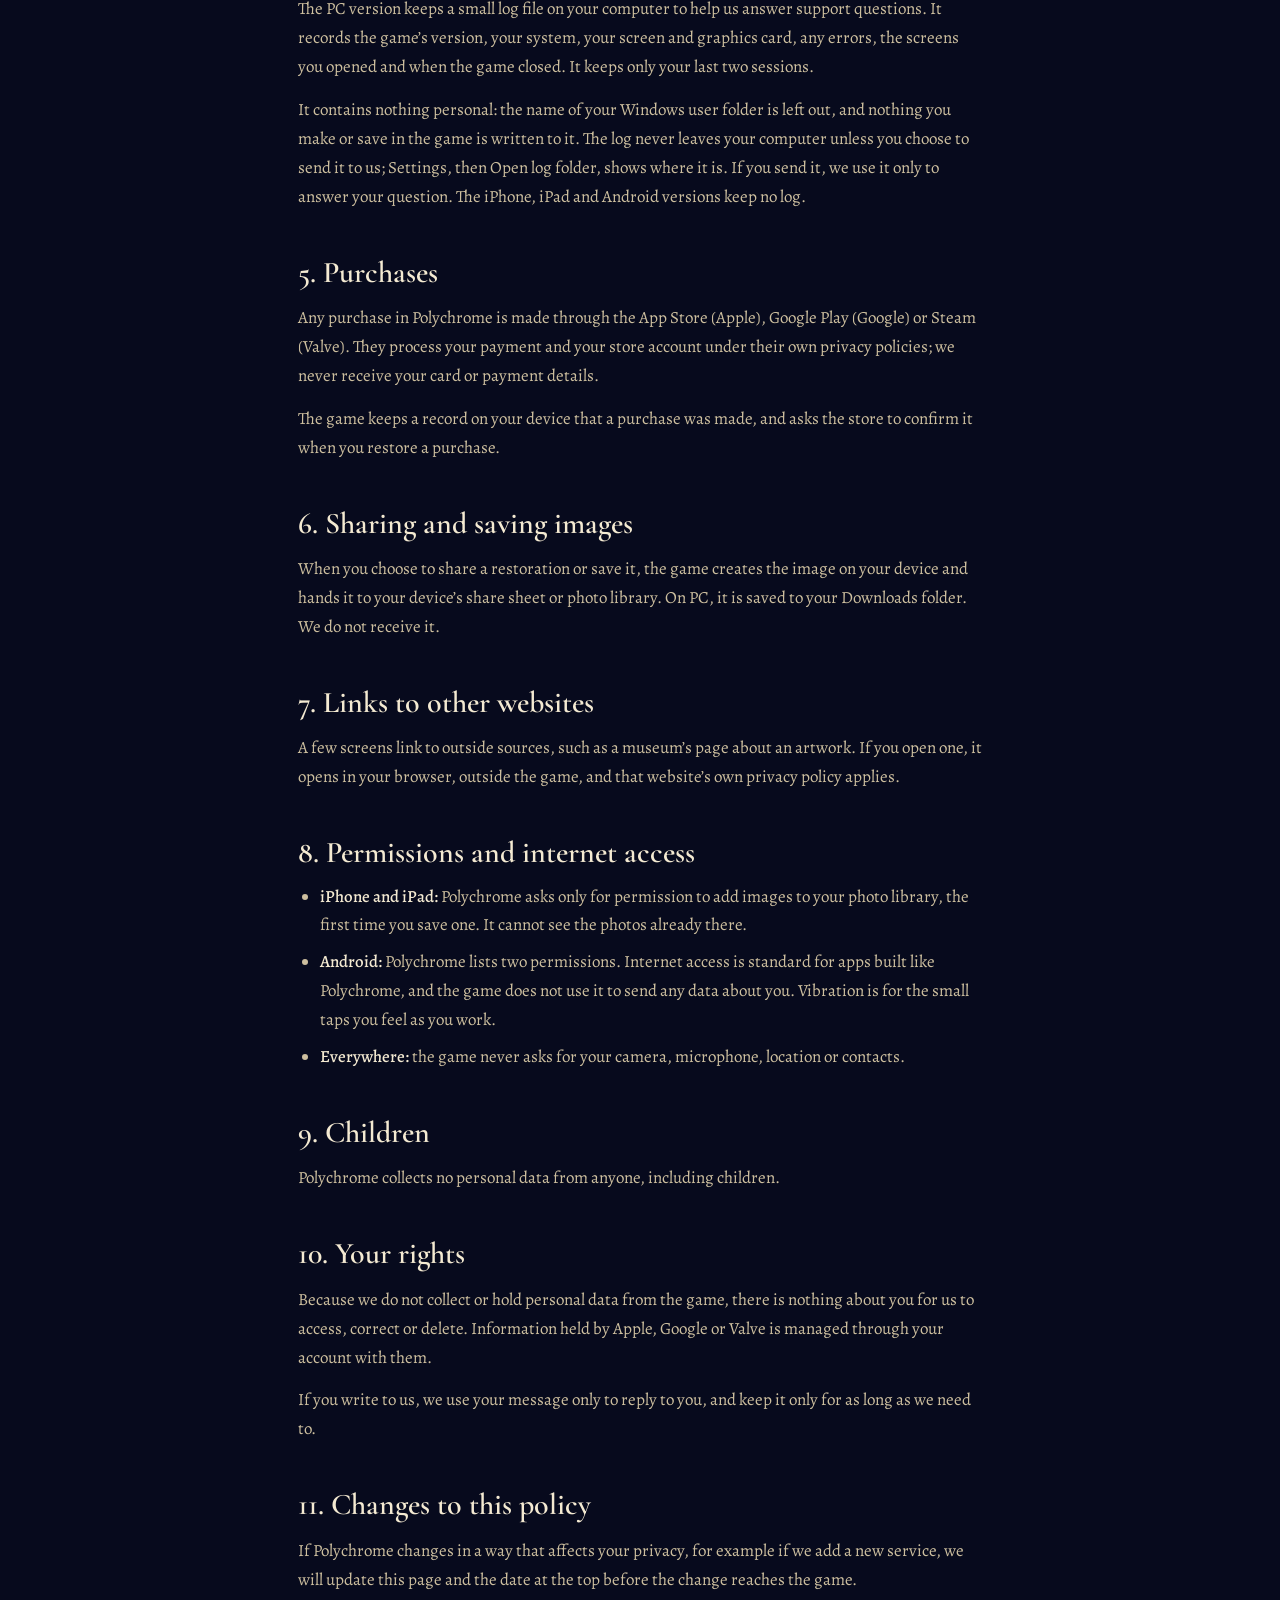
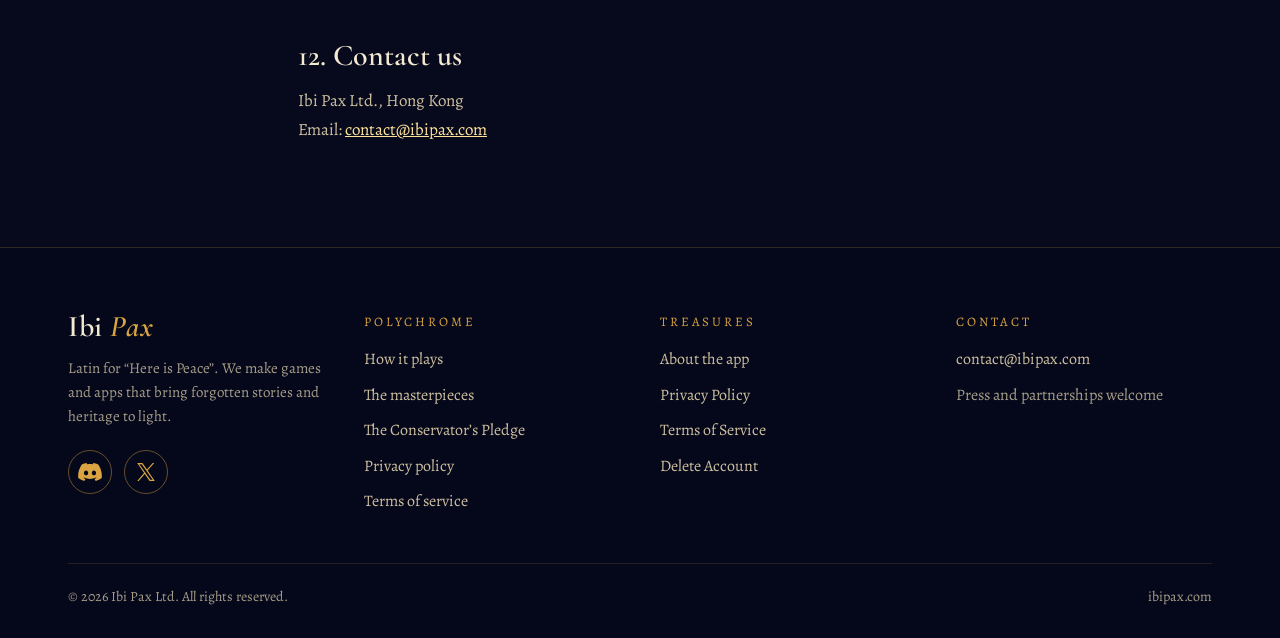
<file: polychrome-privacy-policy.html>
<!DOCTYPE html>
<html lang="en">
<head>
<meta charset="utf-8">
<meta name="viewport" content="width=device-width, initial-scale=1">
<title>Privacy Policy | Polychrome: Restoration Simulator</title>
<meta name="description" content="Privacy policy for Polychrome: Restoration Simulator by Ibi Pax Ltd. The game collects no personal data: no accounts, no ads, no analytics, and it sends nothing about you to us or to anyone else.">
<meta name="theme-color" content="#070a1d">
<link rel="icon" href="assets/icons/polychrome-32.png" sizes="32x32" type="image/png">
<link rel="apple-touch-icon" href="assets/icons/polychrome-180.png">
<link rel="preload" href="assets/fonts/alegreya-latin-wght-normal.woff2" as="font" type="font/woff2" crossorigin>
<link rel="stylesheet" href="assets/css/site.css?v=1599c518c4">
<script>document.documentElement.className += ' js';</script>
<script src="assets/js/site.js?v=3a1834e1b7" defer></script>
</head>
<body>
<a class="skip-link" href="#main">Skip to content</a>

<header class="site-header">
  <nav class="site-nav container" aria-label="Main">
    <a class="brand" href="index.html" aria-label="Ibi Pax, home">Ibi <em>Pax</em></a>
    <ul class="nav-links" id="site-menu">
      <li><a href="index.html">Polychrome</a></li>
      <li><a href="catholic-treasures.html">Treasures</a></li>
      <li><a href="index.html#pledge">Our Pledge</a></li>
      <li><a href="#contact">Contact</a></li>
      <li class="nav-links__cta"><a href="index.html#wishlist">Get the app</a></li>
    </ul>
    <a class="btn btn--gold btn--small nav-cta" href="index.html#wishlist">Get the app</a>
    <button class="nav-toggle" type="button" aria-expanded="false" aria-controls="site-menu" aria-label="Open menu">
      <svg class="icon-open" width="22" height="22" viewBox="0 0 24 24" fill="none" stroke="currentColor" stroke-width="1.8" stroke-linecap="round" aria-hidden="true"><path d="M4 7h16M4 12h16M4 17h16"/></svg>
      <svg class="icon-close" width="22" height="22" viewBox="0 0 24 24" fill="none" stroke="currentColor" stroke-width="1.8" stroke-linecap="round" aria-hidden="true"><path d="M6 6l12 12M18 6L6 18"/></svg>
    </button>
  </nav>
</header>

<main id="main" class="legal">
  <article class="container legal__inner">
    <p class="eyebrow">Polychrome: Restoration Simulator</p>
    <h1>Privacy Policy</h1>
    <p class="legal__date">Effective date: 7 November 2026</p>

    <div class="summary">
      <p><strong>In short:</strong> Polychrome collects no personal data. There are no accounts, no ads and no analytics, and the game sends nothing about you to us. Your progress stays on your device, and in your own backups or Steam Cloud if you use them. Purchases are handled by the App Store, Google Play or Steam.</p>
    </div>

    <h2>1. Who we are</h2>
    <p>Ibi Pax Ltd. (“Ibi Pax”, “we”, “us”), a company incorporated in Hong Kong, makes and publishes Polychrome: Restoration Simulator (“Polychrome” or “the game”) for iOS, Android and PC on Steam. This policy explains what happens to information when you play.</p>
    <p>It covers the game only. Our app Ibi Pax: Catholic Treasures has <a href="privacy-policy.html">its own privacy policy</a>. The rules for using the game are in the <a href="polychrome-terms-of-service.html">Polychrome terms of service</a>.</p>

    <h2>2. Information we collect</h2>
    <p>None. Polychrome has no accounts and never asks for your name, email address or any other personal details. It contains no advertising, no analytics and no tracking tools. It does not connect to any server of ours, and it does not send information about you or the way you play to us or to anyone else.</p>

    <h2>3. What stays on your device</h2>
    <p>Your progress, your settings, the discoveries in your Artificer’s Journal and whether you have unlocked Chapters II, III and IV are stored on your device, inside the game. We cannot see them.</p>
    <ul>
      <li><strong>On iPhone, iPad and Android,</strong> the game also copies your progress to a save file in its own private storage on your device, so that it is not lost if your device clears the game’s web data to free up space. Like the rest of your apps’ data, this file can be included in your device’s own backup (iCloud, or your Google account’s backup) if you have backups turned on. That copy is held by Apple or Google under your account with them.</li>
      <li><strong>On PC,</strong> your progress is saved in a file on your computer, in your Windows user folder (AppData\Roaming\Polychrome). If Steam Cloud is turned on in your Steam settings, Steam keeps a copy of that file so that your progress can follow you to another computer. Valve holds that copy under its own privacy policy.</li>
      <li><strong>Erasing your progress:</strong> Settings, then Reset data, erases it at any time. Deleting the game removes what it keeps on your device; copies in your backups or in Steam Cloud are managed through your Apple, Google or Steam account.</li>
    </ul>

    <h2>4. The technical log on PC</h2>
    <p>The PC version keeps a small log file on your computer to help us answer support questions. It records the game’s version, your system, your screen and graphics card, any errors, the screens you opened and when the game closed. It keeps only your last two sessions.</p>
    <p>It contains nothing personal: the name of your Windows user folder is left out, and nothing you make or save in the game is written to it. The log never leaves your computer unless you choose to send it to us; Settings, then Open log folder, shows where it is. If you send it, we use it only to answer your question. The iPhone, iPad and Android versions keep no log.</p>

    <h2>5. Purchases</h2>
    <p>Any purchase in Polychrome is made through the App Store (Apple), Google Play (Google) or Steam (Valve). They process your payment and your store account under their own privacy policies; we never receive your card or payment details.</p>
    <p>The game keeps a record on your device that a purchase was made, and asks the store to confirm it when you restore a purchase.</p>

    <h2>6. Sharing and saving images</h2>
    <p>When you choose to share a restoration or save it, the game creates the image on your device and hands it to your device’s share sheet or photo library. On PC, it is saved to your Downloads folder. We do not receive it.</p>

    <h2>7. Links to other websites</h2>
    <p>A few screens link to outside sources, such as a museum’s page about an artwork. If you open one, it opens in your browser, outside the game, and that website’s own privacy policy applies.</p>

    <h2>8. Permissions and internet access</h2>
    <ul>
      <li><strong>iPhone and iPad:</strong> Polychrome asks only for permission to add images to your photo library, the first time you save one. It cannot see the photos already there.</li>
      <li><strong>Android:</strong> Polychrome lists two permissions. Internet access is standard for apps built like Polychrome, and the game does not use it to send any data about you. Vibration is for the small taps you feel as you work.</li>
      <li><strong>Everywhere:</strong> the game never asks for your camera, microphone, location or contacts.</li>
    </ul>

    <h2>9. Children</h2>
    <p>Polychrome collects no personal data from anyone, including children.</p>

    <h2>10. Your rights</h2>
    <p>Because we do not collect or hold personal data from the game, there is nothing about you for us to access, correct or delete. Information held by Apple, Google or Valve is managed through your account with them.</p>
    <p>If you write to us, we use your message only to reply to you, and keep it only for as long as we need to.</p>

    <h2>11. Changes to this policy</h2>
    <p>If Polychrome changes in a way that affects your privacy, for example if we add a new service, we will update this page and the date at the top before the change reaches the game.</p>

    <h2>12. Contact us</h2>
    <p>Ibi Pax Ltd., Hong Kong<br>Email: <a href="#contact" data-email-user="contact" data-email-domain="ibipax.com">contact [at] ibipax.com</a></p>
  </article>
</main>

<footer class="site-footer" id="contact">
  <div class="container">
    <div class="footer-grid">
      <div class="footer-brand">
        <a class="brand" href="index.html">Ibi <em>Pax</em></a>
        <p>Latin for “Here is Peace”. We make games and apps that bring forgotten stories and heritage to light.</p>
        <ul class="social" aria-label="Follow Ibi Pax">
          <li><a class="social__link" href="https://discord.gg/sVaJNsfng3" target="_blank" rel="noopener" aria-label="Join us on Discord" title="Join us on Discord"><span class="social__icon social__icon--discord" aria-hidden="true"></span></a></li>
          <li><a class="social__link" href="https://x.com/ibipaxstudio" target="_blank" rel="noopener" aria-label="Follow us on X" title="Follow us on X"><span class="social__icon social__icon--x" aria-hidden="true"></span></a></li>
        </ul>
      </div>
      <nav class="footer-col" aria-labelledby="footer-polychrome">
        <h2 id="footer-polychrome">Polychrome</h2>
        <ul>
          <li><a href="index.html#how">How it plays</a></li>
          <li><a href="index.html#masterpieces">The masterpieces</a></li>
          <li><a href="index.html#pledge">The Conservator’s Pledge</a></li>
          <li><a href="polychrome-privacy-policy.html" aria-current="page">Privacy policy</a></li>
          <li><a href="polychrome-terms-of-service.html">Terms of service</a></li>
        </ul>
      </nav>
      <nav class="footer-col" aria-labelledby="footer-ct">
        <h2 id="footer-ct">Treasures</h2>
        <ul>
          <li><a href="catholic-treasures.html">About the app</a></li>
          <li><a href="privacy-policy.html">Privacy Policy</a></li>
          <li><a href="terms-of-service.html">Terms of Service</a></li>
          <li><a href="delete-account.html">Delete Account</a></li>
        </ul>
      </nav>
      <div class="footer-col footer-contact">
        <h2>Contact</h2>
        <ul>
          <li><a href="#contact" data-email-user="contact" data-email-domain="ibipax.com">contact [at] ibipax.com</a></li>
          <li><span>Press and partnerships welcome</span></li>
        </ul>
      </div>
    </div>
    <div class="footer-bottom">
      <span>© 2026 Ibi Pax Ltd. All rights reserved.</span>
      <span>ibipax.com</span>
    </div>
  </div>
</footer>
</body>
</html>
</file>
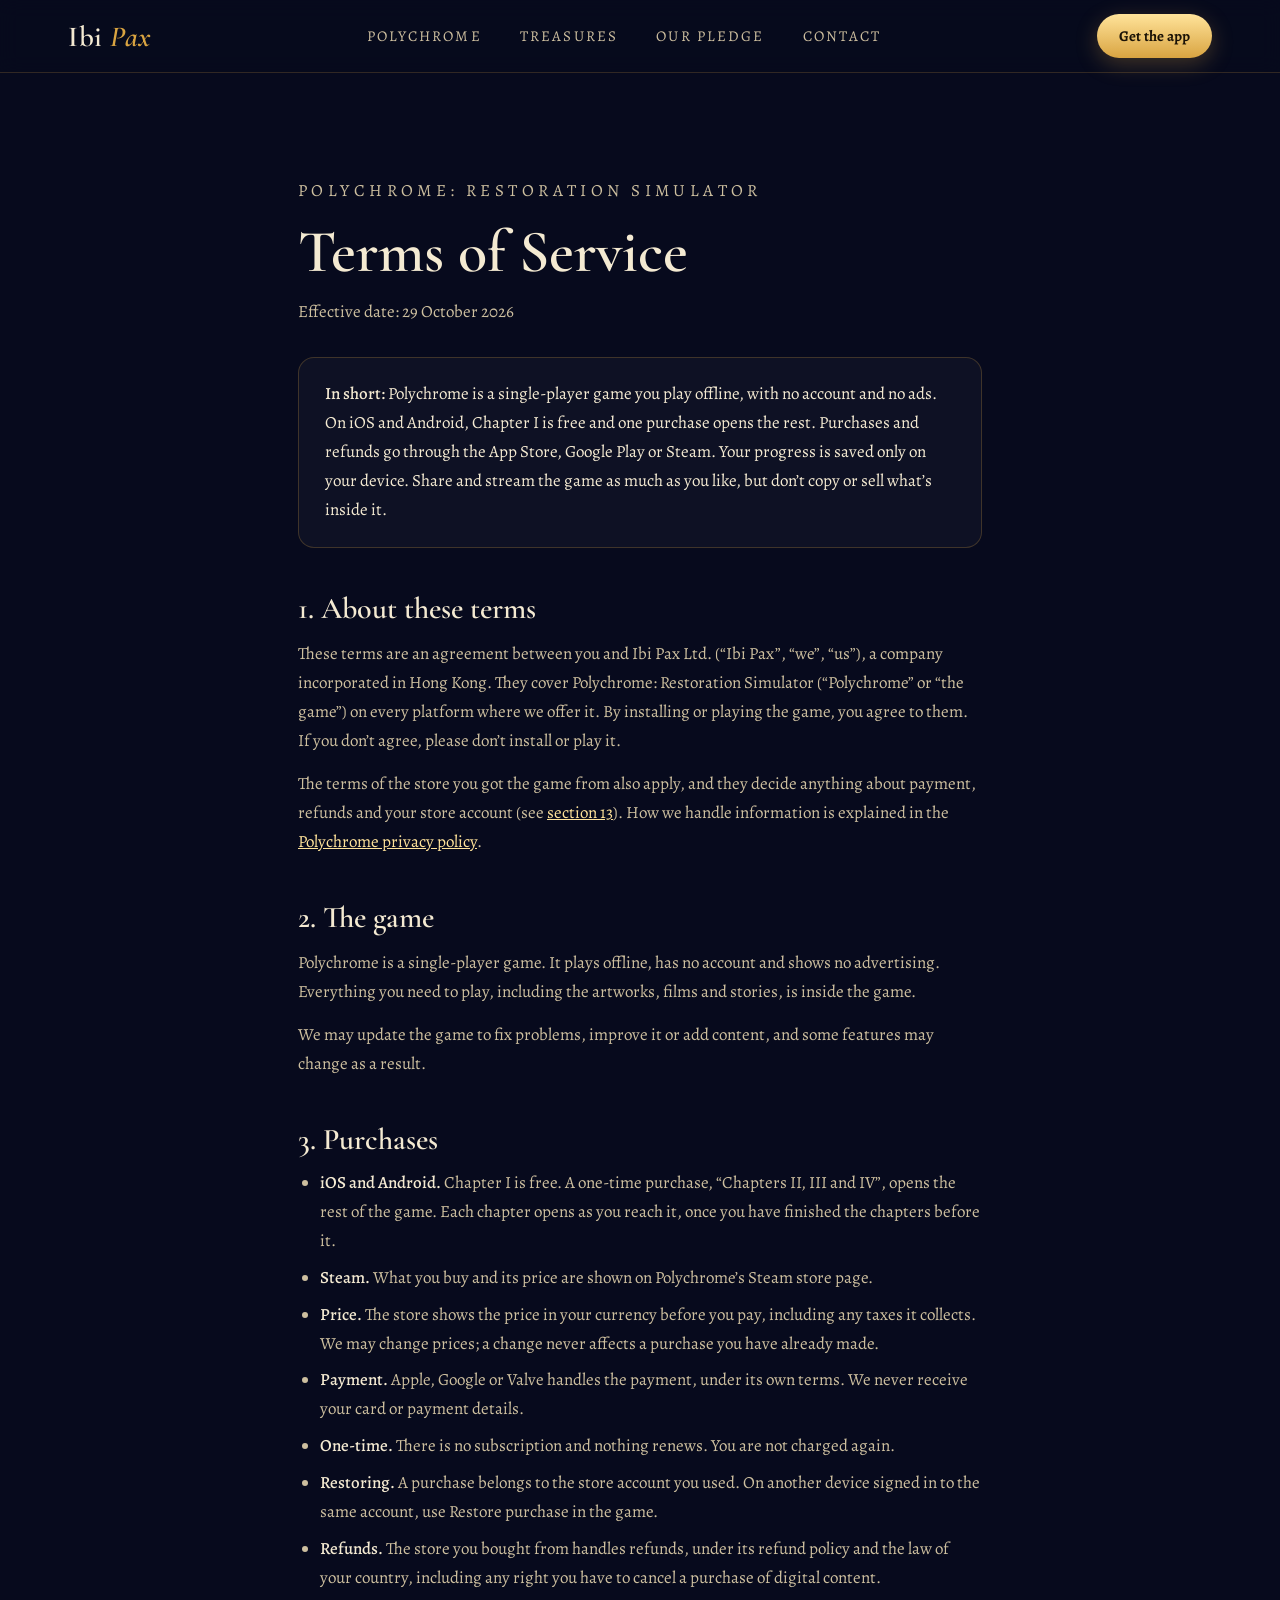
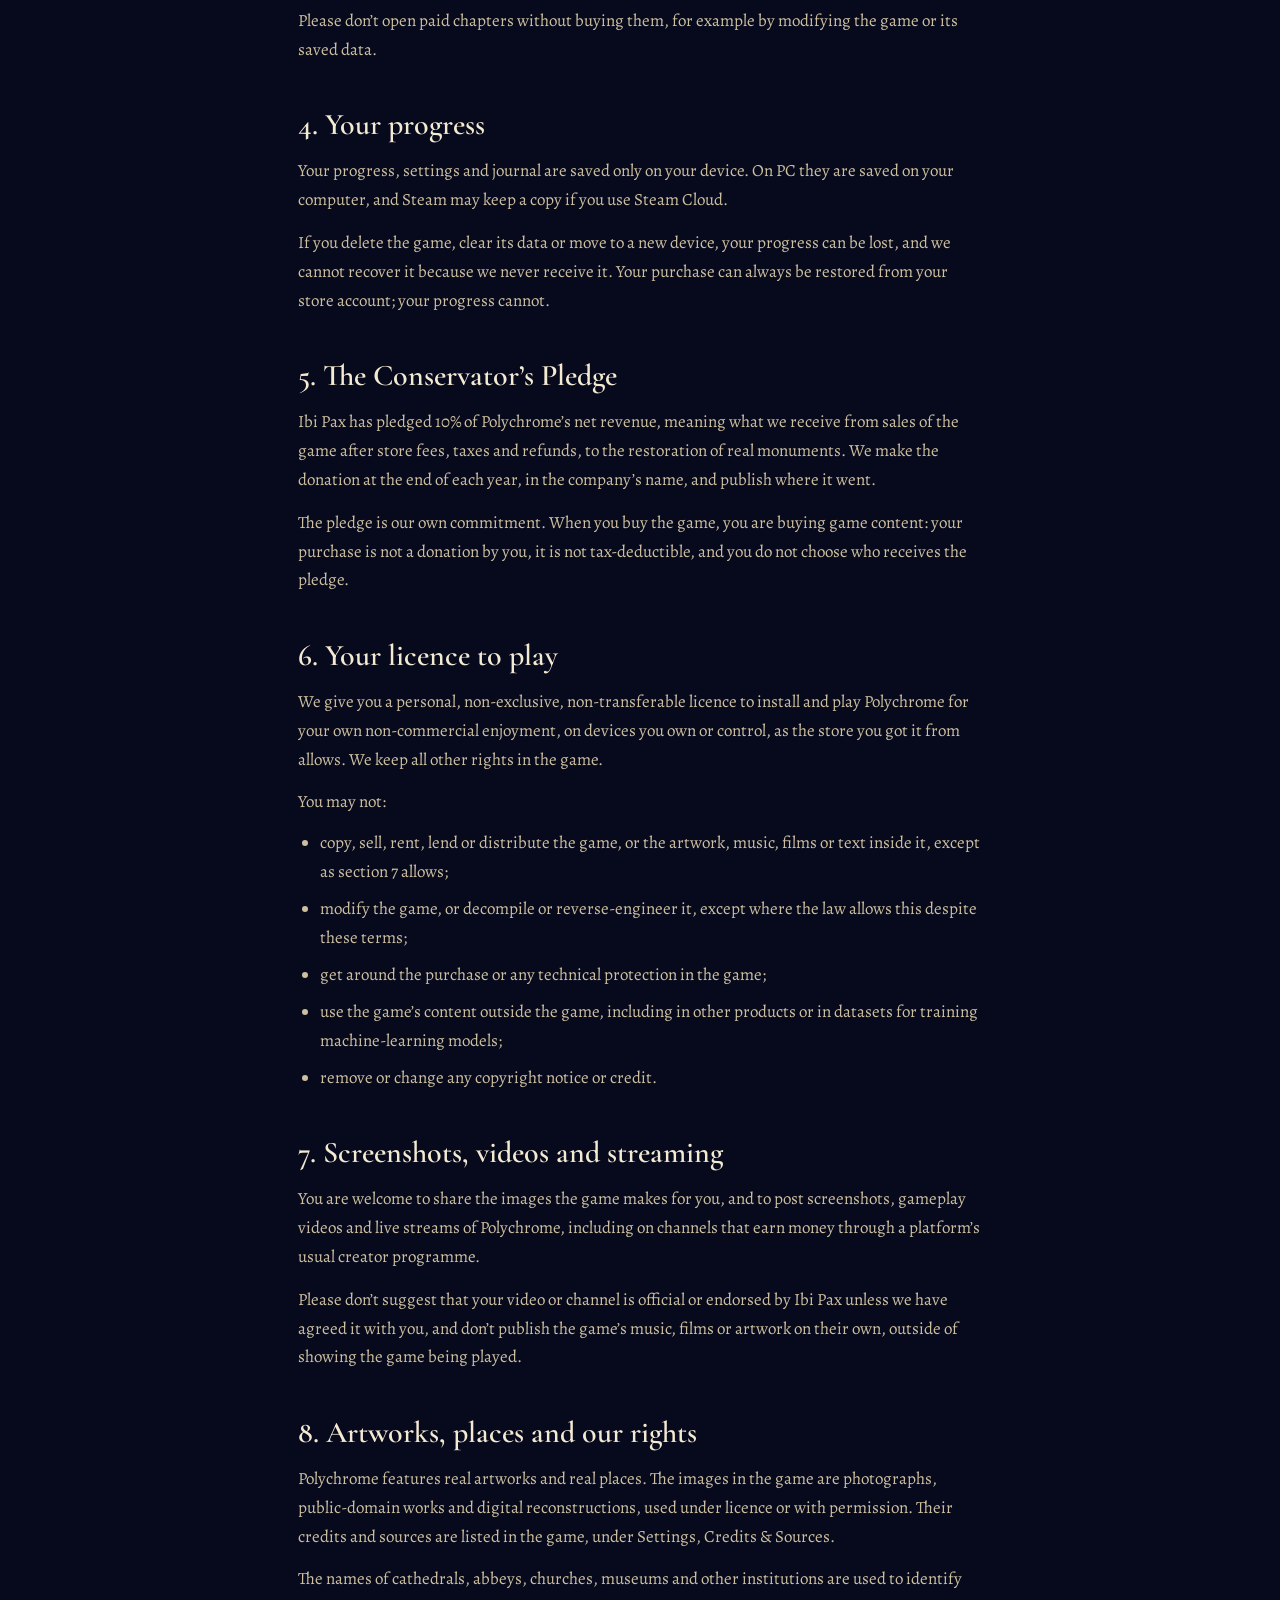
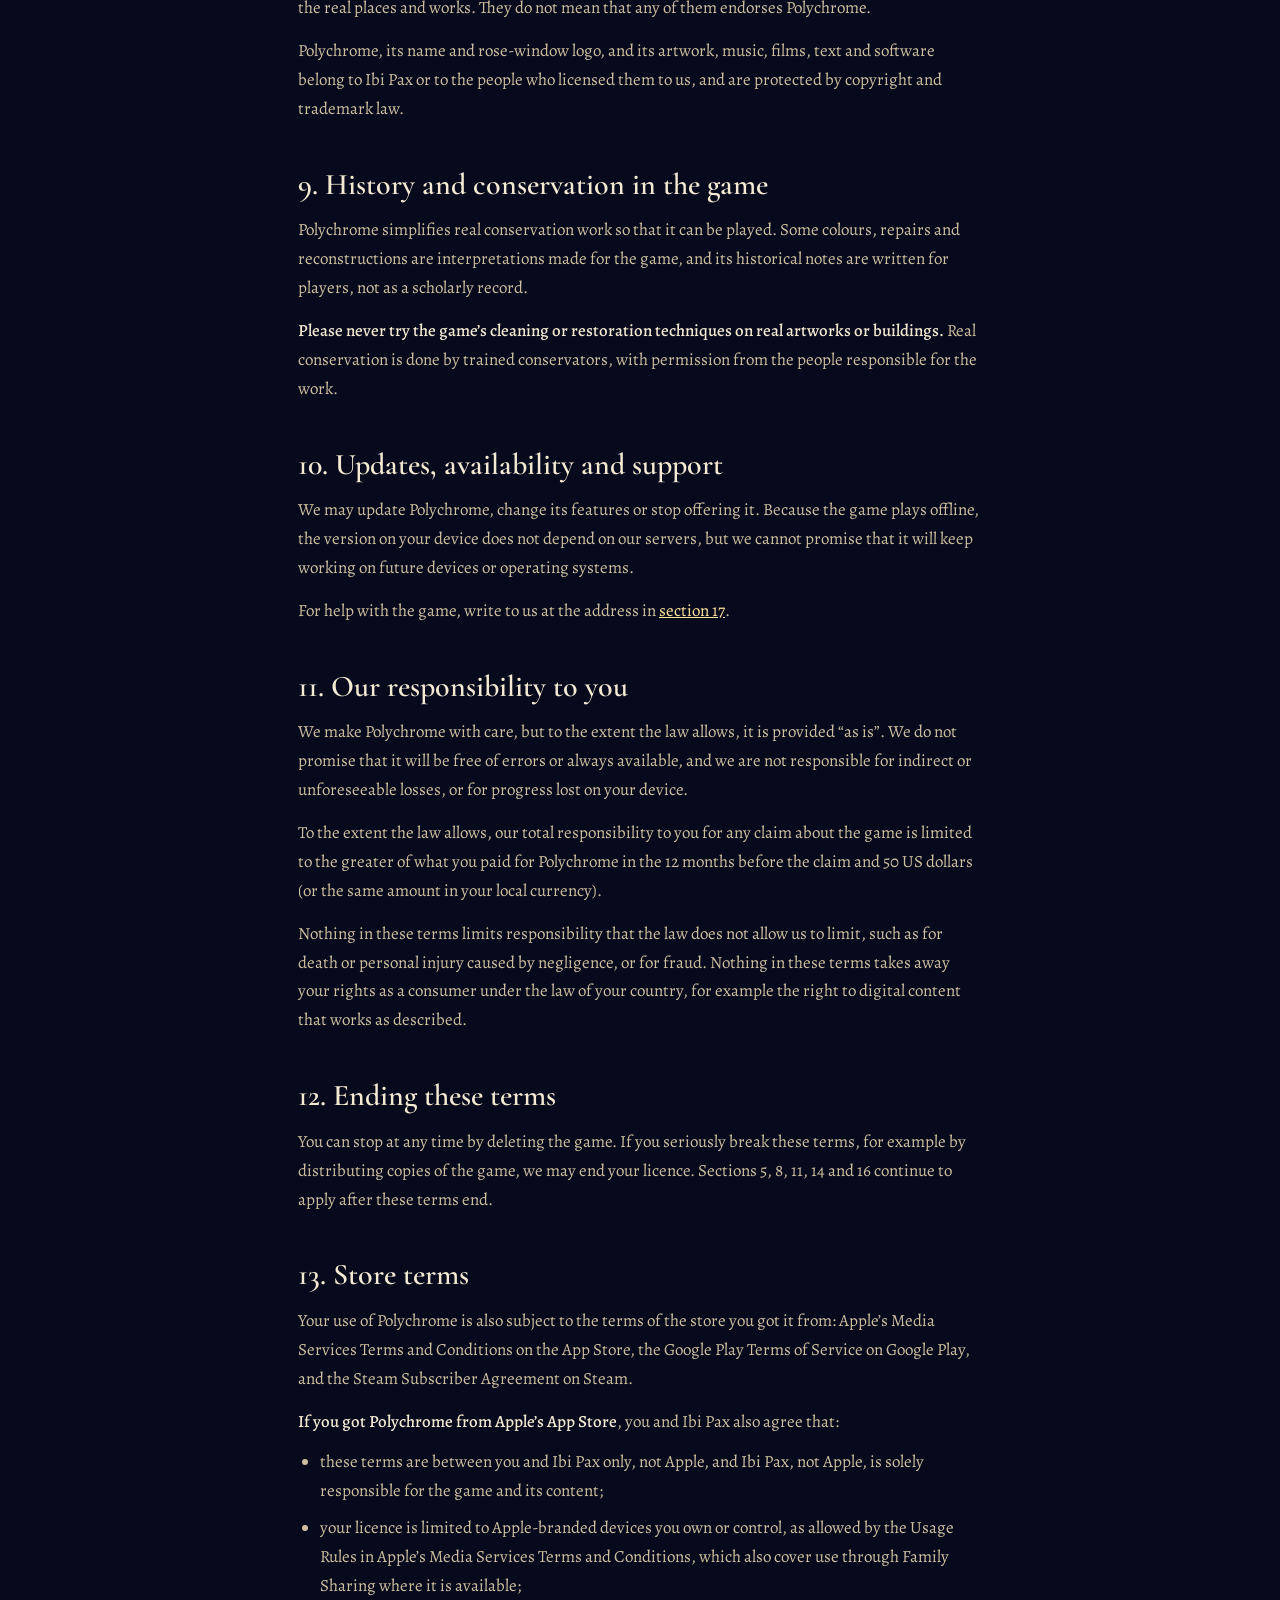
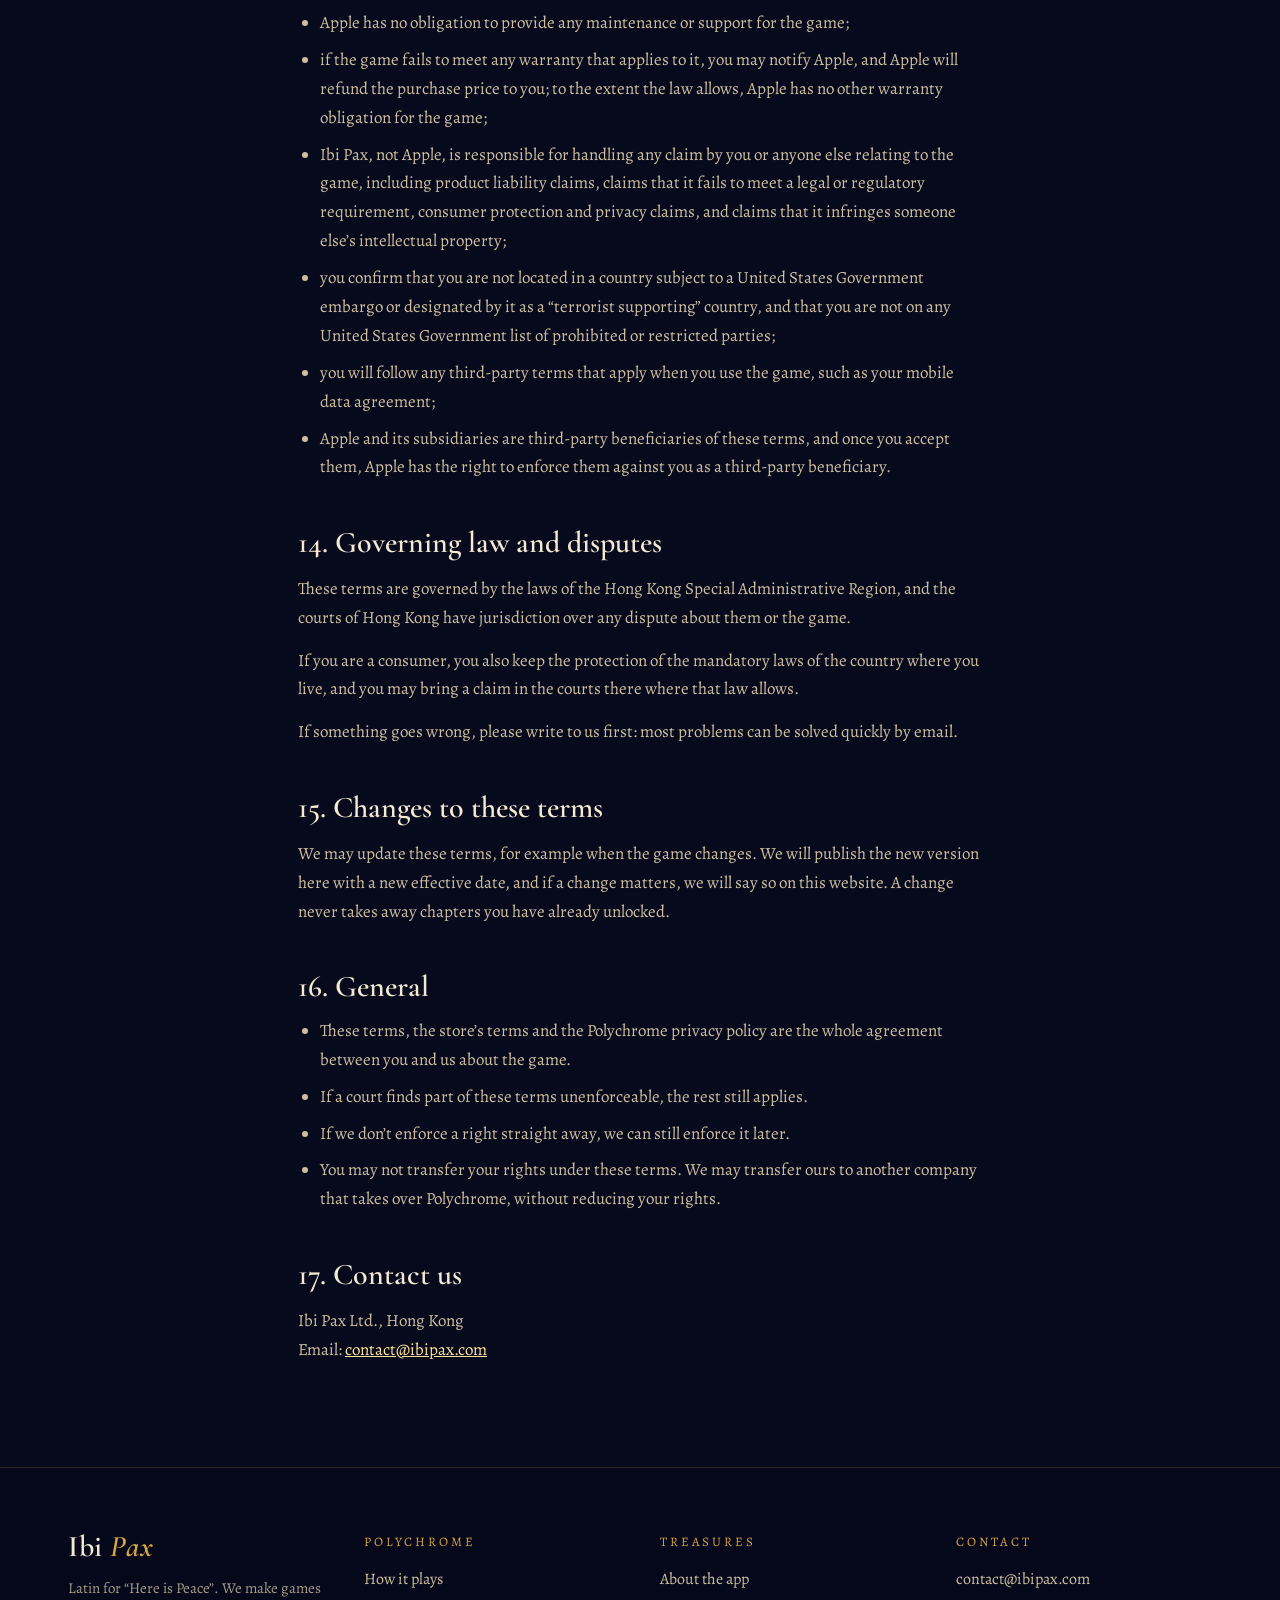
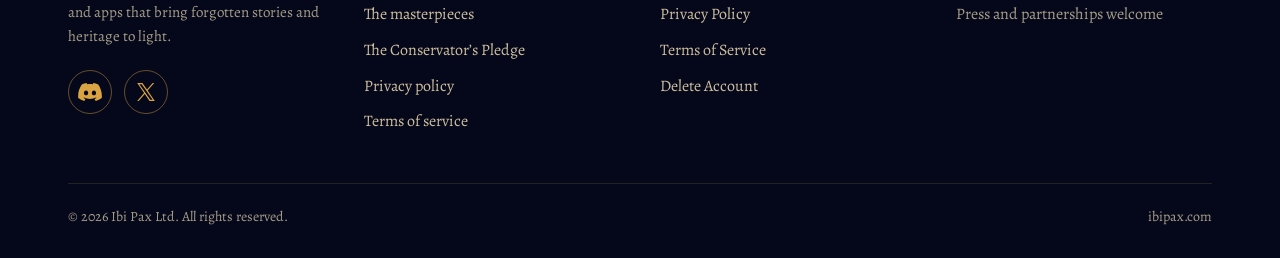
<file: polychrome-terms-of-service.html>
<!DOCTYPE html>
<html lang="en">
<head>
<meta charset="utf-8">
<meta name="viewport" content="width=device-width, initial-scale=1">
<title>Terms of Service | Polychrome: Restoration Simulator</title>
<meta name="description" content="Terms of service for Polychrome: Restoration Simulator by Ibi Pax Ltd: purchases, your progress, the Conservator’s Pledge, sharing and streaming, and your rights.">
<meta name="theme-color" content="#070a1d">
<link rel="icon" href="assets/icons/polychrome-32.png" sizes="32x32" type="image/png">
<link rel="apple-touch-icon" href="assets/icons/polychrome-180.png">
<link rel="preload" href="assets/fonts/alegreya-latin-wght-normal.woff2" as="font" type="font/woff2" crossorigin>
<link rel="stylesheet" href="assets/css/site.css?v=1599c518c4">
<script>document.documentElement.className += ' js';</script>
<script src="assets/js/site.js?v=3a1834e1b7" defer></script>
</head>
<body>
<a class="skip-link" href="#main">Skip to content</a>

<header class="site-header">
  <nav class="site-nav container" aria-label="Main">
    <a class="brand" href="index.html" aria-label="Ibi Pax, home">Ibi <em>Pax</em></a>
    <ul class="nav-links" id="site-menu">
      <li><a href="index.html">Polychrome</a></li>
      <li><a href="catholic-treasures.html">Treasures</a></li>
      <li><a href="index.html#pledge">Our Pledge</a></li>
      <li><a href="#contact">Contact</a></li>
      <li class="nav-links__cta"><a href="index.html#wishlist">Get the app</a></li>
    </ul>
    <a class="btn btn--gold btn--small nav-cta" href="index.html#wishlist">Get the app</a>
    <button class="nav-toggle" type="button" aria-expanded="false" aria-controls="site-menu" aria-label="Open menu">
      <svg class="icon-open" width="22" height="22" viewBox="0 0 24 24" fill="none" stroke="currentColor" stroke-width="1.8" stroke-linecap="round" aria-hidden="true"><path d="M4 7h16M4 12h16M4 17h16"/></svg>
      <svg class="icon-close" width="22" height="22" viewBox="0 0 24 24" fill="none" stroke="currentColor" stroke-width="1.8" stroke-linecap="round" aria-hidden="true"><path d="M6 6l12 12M18 6L6 18"/></svg>
    </button>
  </nav>
</header>

<main id="main" class="legal">
  <article class="container legal__inner">
    <p class="eyebrow">Polychrome: Restoration Simulator</p>
    <h1>Terms of Service</h1>
    <p class="legal__date">Effective date: 29 October 2026</p>

    <div class="summary">
      <p><strong>In short:</strong> Polychrome is a single-player game you play offline, with no account and no ads. On iOS and Android, Chapter I is free and one purchase opens the rest. Purchases and refunds go through the App Store, Google Play or Steam. Your progress is saved only on your device. Share and stream the game as much as you like, but don’t copy or sell what’s inside it.</p>
    </div>

    <h2 id="about">1. About these terms</h2>
    <p>These terms are an agreement between you and Ibi Pax Ltd. (“Ibi Pax”, “we”, “us”), a company incorporated in Hong Kong. They cover Polychrome: Restoration Simulator (“Polychrome” or “the game”) on every platform where we offer it. By installing or playing the game, you agree to them. If you don’t agree, please don’t install or play it.</p>
    <p>The terms of the store you got the game from also apply, and they decide anything about payment, refunds and your store account (see <a href="#stores">section 13</a>). How we handle information is explained in the <a href="polychrome-privacy-policy.html">Polychrome privacy policy</a>.</p>

    <h2 id="game">2. The game</h2>
    <p>Polychrome is a single-player game. It plays offline, has no account and shows no advertising. Everything you need to play, including the artworks, films and stories, is inside the game.</p>
    <p>We may update the game to fix problems, improve it or add content, and some features may change as a result.</p>

    <h2 id="purchases">3. Purchases</h2>
    <ul>
      <li><strong>iOS and Android.</strong> Chapter I is free. A one-time purchase, “Chapters II, III and IV”, opens the rest of the game. Each chapter opens as you reach it, once you have finished the chapters before it.</li>
      <li><strong>Steam.</strong> What you buy and its price are shown on Polychrome’s Steam store page.</li>
      <li><strong>Price.</strong> The store shows the price in your currency before you pay, including any taxes it collects. We may change prices; a change never affects a purchase you have already made.</li>
      <li><strong>Payment.</strong> Apple, Google or Valve handles the payment, under its own terms. We never receive your card or payment details.</li>
      <li><strong>One-time.</strong> There is no subscription and nothing renews. You are not charged again.</li>
      <li><strong>Restoring.</strong> A purchase belongs to the store account you used. On another device signed in to the same account, use Restore purchase in the game.</li>
      <li><strong>Refunds.</strong> The store you bought from handles refunds, under its refund policy and the law of your country, including any right you have to cancel a purchase of digital content.</li>
    </ul>
    <p>Please don’t open paid chapters without buying them, for example by modifying the game or its saved data.</p>

    <h2 id="progress">4. Your progress</h2>
    <p>Your progress, settings and journal are saved only on your device. On PC they are saved on your computer, and Steam may keep a copy if you use Steam Cloud.</p>
    <p>If you delete the game, clear its data or move to a new device, your progress can be lost, and we cannot recover it because we never receive it. Your purchase can always be restored from your store account; your progress cannot.</p>

    <h2 id="pledge">5. The Conservator’s Pledge</h2>
    <p>Ibi Pax has pledged 10% of Polychrome’s net revenue, meaning what we receive from sales of the game after store fees, taxes and refunds, to the restoration of real monuments. We make the donation at the end of each year, in the company’s name, and publish where it went.</p>
    <p>The pledge is our own commitment. When you buy the game, you are buying game content: your purchase is not a donation by you, it is not tax-deductible, and you do not choose who receives the pledge.</p>

    <h2 id="licence">6. Your licence to play</h2>
    <p>We give you a personal, non-exclusive, non-transferable licence to install and play Polychrome for your own non-commercial enjoyment, on devices you own or control, as the store you got it from allows. We keep all other rights in the game.</p>
    <p>You may not:</p>
    <ul>
      <li>copy, sell, rent, lend or distribute the game, or the artwork, music, films or text inside it, except as section 7 allows;</li>
      <li>modify the game, or decompile or reverse-engineer it, except where the law allows this despite these terms;</li>
      <li>get around the purchase or any technical protection in the game;</li>
      <li>use the game’s content outside the game, including in other products or in datasets for training machine-learning models;</li>
      <li>remove or change any copyright notice or credit.</li>
    </ul>

    <h2 id="sharing">7. Screenshots, videos and streaming</h2>
    <p>You are welcome to share the images the game makes for you, and to post screenshots, gameplay videos and live streams of Polychrome, including on channels that earn money through a platform’s usual creator programme.</p>
    <p>Please don’t suggest that your video or channel is official or endorsed by Ibi Pax unless we have agreed it with you, and don’t publish the game’s music, films or artwork on their own, outside of showing the game being played.</p>

    <h2 id="rights">8. Artworks, places and our rights</h2>
    <p>Polychrome features real artworks and real places. The images in the game are photographs, public-domain works and digital reconstructions, used under licence or with permission. Their credits and sources are listed in the game, under Settings, Credits &amp; Sources.</p>
    <p>The names of cathedrals, abbeys, churches, museums and other institutions are used to identify the real places and works. They do not mean that any of them endorses Polychrome.</p>
    <p>Polychrome, its name and rose-window logo, and its artwork, music, films, text and software belong to Ibi Pax or to the people who licensed them to us, and are protected by copyright and trademark law.</p>

    <h2 id="history">9. History and conservation in the game</h2>
    <p>Polychrome simplifies real conservation work so that it can be played. Some colours, repairs and reconstructions are interpretations made for the game, and its historical notes are written for players, not as a scholarly record.</p>
    <p><strong>Please never try the game’s cleaning or restoration techniques on real artworks or buildings.</strong> Real conservation is done by trained conservators, with permission from the people responsible for the work.</p>

    <h2 id="updates">10. Updates, availability and support</h2>
    <p>We may update Polychrome, change its features or stop offering it. Because the game plays offline, the version on your device does not depend on our servers, but we cannot promise that it will keep working on future devices or operating systems.</p>
    <p>For help with the game, write to us at the address in <a href="#contact-us">section 17</a>.</p>

    <h2 id="liability">11. Our responsibility to you</h2>
    <p>We make Polychrome with care, but to the extent the law allows, it is provided “as is”. We do not promise that it will be free of errors or always available, and we are not responsible for indirect or unforeseeable losses, or for progress lost on your device.</p>
    <p>To the extent the law allows, our total responsibility to you for any claim about the game is limited to the greater of what you paid for Polychrome in the 12 months before the claim and 50 US dollars (or the same amount in your local currency).</p>
    <p>Nothing in these terms limits responsibility that the law does not allow us to limit, such as for death or personal injury caused by negligence, or for fraud. Nothing in these terms takes away your rights as a consumer under the law of your country, for example the right to digital content that works as described.</p>

    <h2 id="ending">12. Ending these terms</h2>
    <p>You can stop at any time by deleting the game. If you seriously break these terms, for example by distributing copies of the game, we may end your licence. Sections 5, 8, 11, 14 and 16 continue to apply after these terms end.</p>

    <h2 id="stores">13. Store terms</h2>
    <p>Your use of Polychrome is also subject to the terms of the store you got it from: Apple’s Media Services Terms and Conditions on the App Store, the Google Play Terms of Service on Google Play, and the Steam Subscriber Agreement on Steam.</p>
    <p><strong>If you got Polychrome from Apple’s App Store</strong>, you and Ibi Pax also agree that:</p>
    <ul>
      <li>these terms are between you and Ibi Pax only, not Apple, and Ibi Pax, not Apple, is solely responsible for the game and its content;</li>
      <li>your licence is limited to Apple-branded devices you own or control, as allowed by the Usage Rules in Apple’s Media Services Terms and Conditions, which also cover use through Family Sharing where it is available;</li>
      <li>Apple has no obligation to provide any maintenance or support for the game;</li>
      <li>if the game fails to meet any warranty that applies to it, you may notify Apple, and Apple will refund the purchase price to you; to the extent the law allows, Apple has no other warranty obligation for the game;</li>
      <li>Ibi Pax, not Apple, is responsible for handling any claim by you or anyone else relating to the game, including product liability claims, claims that it fails to meet a legal or regulatory requirement, consumer protection and privacy claims, and claims that it infringes someone else’s intellectual property;</li>
      <li>you confirm that you are not located in a country subject to a United States Government embargo or designated by it as a “terrorist supporting” country, and that you are not on any United States Government list of prohibited or restricted parties;</li>
      <li>you will follow any third-party terms that apply when you use the game, such as your mobile data agreement;</li>
      <li>Apple and its subsidiaries are third-party beneficiaries of these terms, and once you accept them, Apple has the right to enforce them against you as a third-party beneficiary.</li>
    </ul>

    <h2 id="law">14. Governing law and disputes</h2>
    <p>These terms are governed by the laws of the Hong Kong Special Administrative Region, and the courts of Hong Kong have jurisdiction over any dispute about them or the game.</p>
    <p>If you are a consumer, you also keep the protection of the mandatory laws of the country where you live, and you may bring a claim in the courts there where that law allows.</p>
    <p>If something goes wrong, please write to us first: most problems can be solved quickly by email.</p>

    <h2 id="changes">15. Changes to these terms</h2>
    <p>We may update these terms, for example when the game changes. We will publish the new version here with a new effective date, and if a change matters, we will say so on this website. A change never takes away chapters you have already unlocked.</p>

    <h2 id="general">16. General</h2>
    <ul>
      <li>These terms, the store’s terms and the Polychrome privacy policy are the whole agreement between you and us about the game.</li>
      <li>If a court finds part of these terms unenforceable, the rest still applies.</li>
      <li>If we don’t enforce a right straight away, we can still enforce it later.</li>
      <li>You may not transfer your rights under these terms. We may transfer ours to another company that takes over Polychrome, without reducing your rights.</li>
    </ul>

    <h2 id="contact-us">17. Contact us</h2>
    <p>Ibi Pax Ltd., Hong Kong<br>Email: <a href="#contact" data-email-user="contact" data-email-domain="ibipax.com">contact [at] ibipax.com</a></p>
  </article>
</main>

<footer class="site-footer" id="contact">
  <div class="container">
    <div class="footer-grid">
      <div class="footer-brand">
        <a class="brand" href="index.html">Ibi <em>Pax</em></a>
        <p>Latin for “Here is Peace”. We make games and apps that bring forgotten stories and heritage to light.</p>
        <ul class="social" aria-label="Follow Ibi Pax">
          <li><a class="social__link" href="https://discord.gg/sVaJNsfng3" target="_blank" rel="noopener" aria-label="Join us on Discord" title="Join us on Discord"><span class="social__icon social__icon--discord" aria-hidden="true"></span></a></li>
          <li><a class="social__link" href="https://x.com/ibipaxstudio" target="_blank" rel="noopener" aria-label="Follow us on X" title="Follow us on X"><span class="social__icon social__icon--x" aria-hidden="true"></span></a></li>
        </ul>
      </div>
      <nav class="footer-col" aria-labelledby="footer-polychrome">
        <h2 id="footer-polychrome">Polychrome</h2>
        <ul>
          <li><a href="index.html#how">How it plays</a></li>
          <li><a href="index.html#masterpieces">The masterpieces</a></li>
          <li><a href="index.html#pledge">The Conservator’s Pledge</a></li>
          <li><a href="polychrome-privacy-policy.html">Privacy policy</a></li>
          <li><a href="polychrome-terms-of-service.html" aria-current="page">Terms of service</a></li>
        </ul>
      </nav>
      <nav class="footer-col" aria-labelledby="footer-ct">
        <h2 id="footer-ct">Treasures</h2>
        <ul>
          <li><a href="catholic-treasures.html">About the app</a></li>
          <li><a href="privacy-policy.html">Privacy Policy</a></li>
          <li><a href="terms-of-service.html">Terms of Service</a></li>
          <li><a href="delete-account.html">Delete Account</a></li>
        </ul>
      </nav>
      <div class="footer-col footer-contact">
        <h2>Contact</h2>
        <ul>
          <li><a href="#contact" data-email-user="contact" data-email-domain="ibipax.com">contact [at] ibipax.com</a></li>
          <li><span>Press and partnerships welcome</span></li>
        </ul>
      </div>
    </div>
    <div class="footer-bottom">
      <span>© 2026 Ibi Pax Ltd. All rights reserved.</span>
      <span>ibipax.com</span>
    </div>
  </div>
</footer>
</body>
</html>
</file>
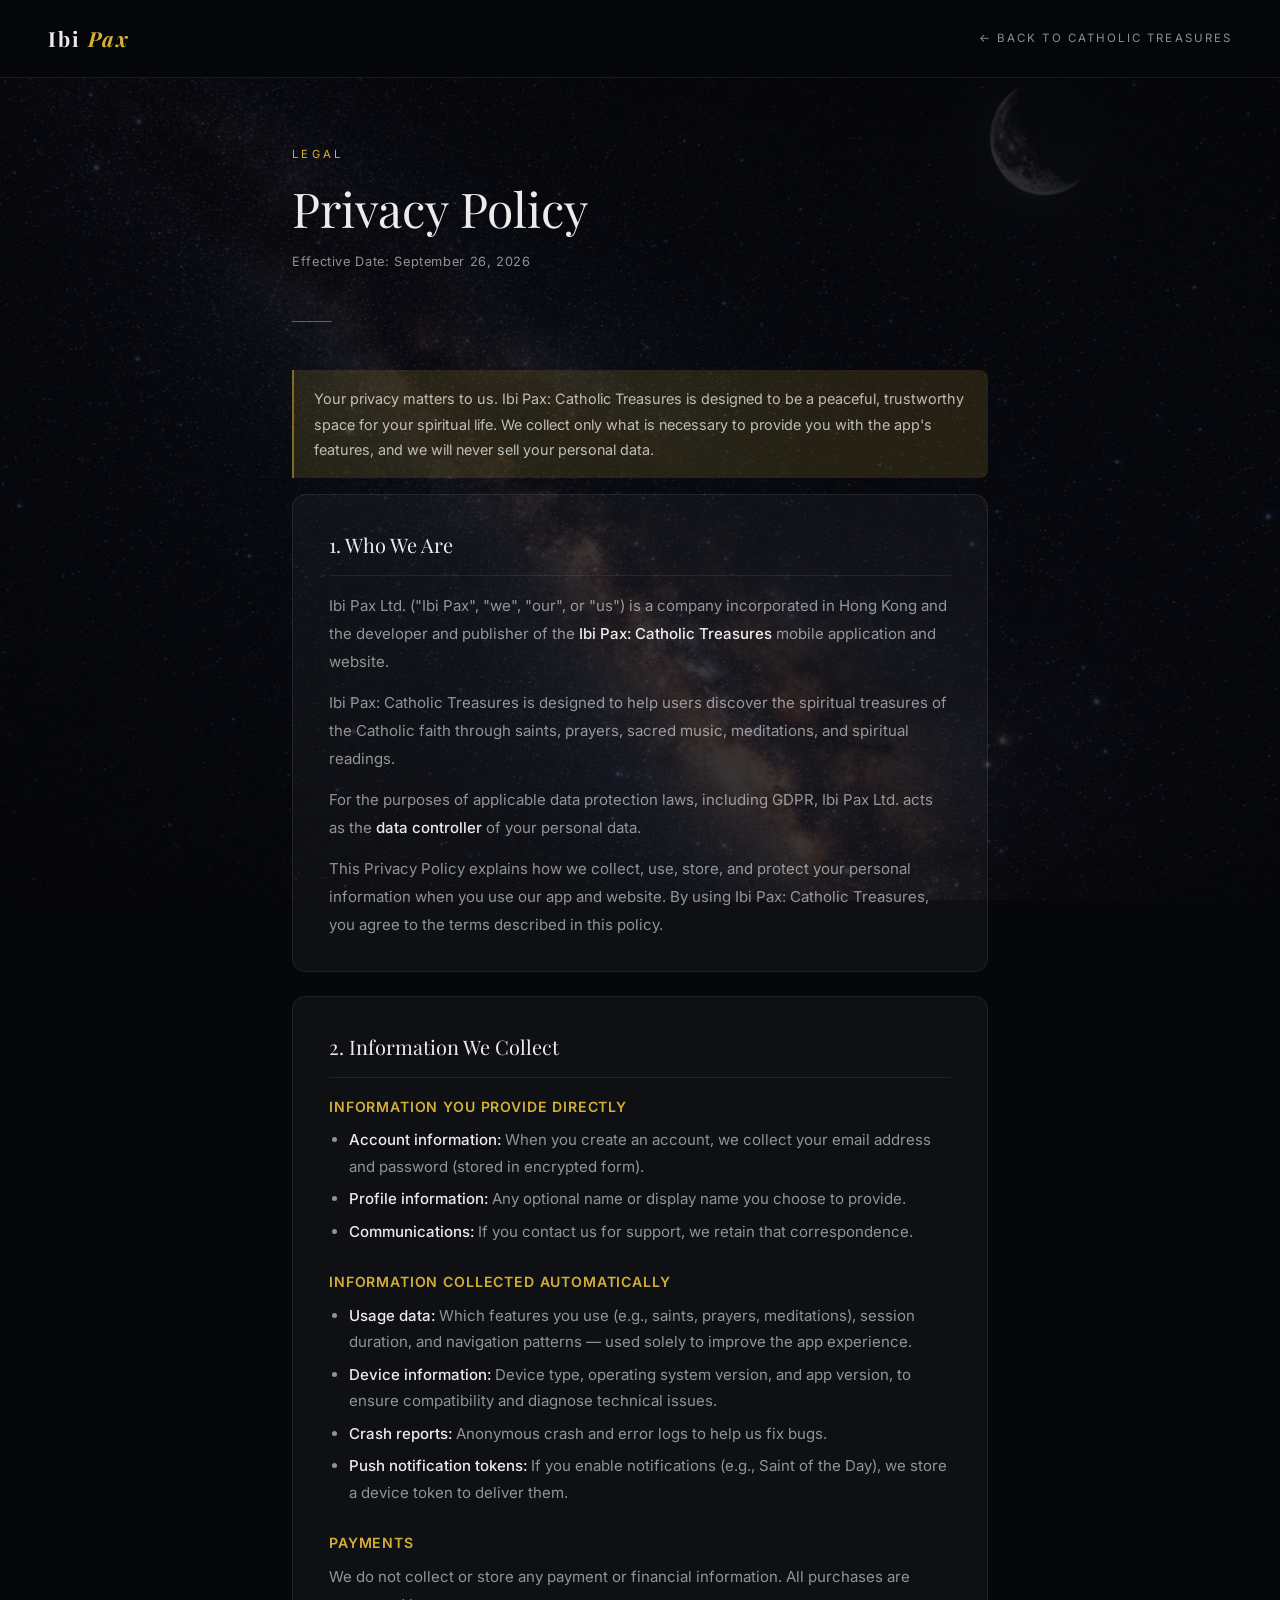
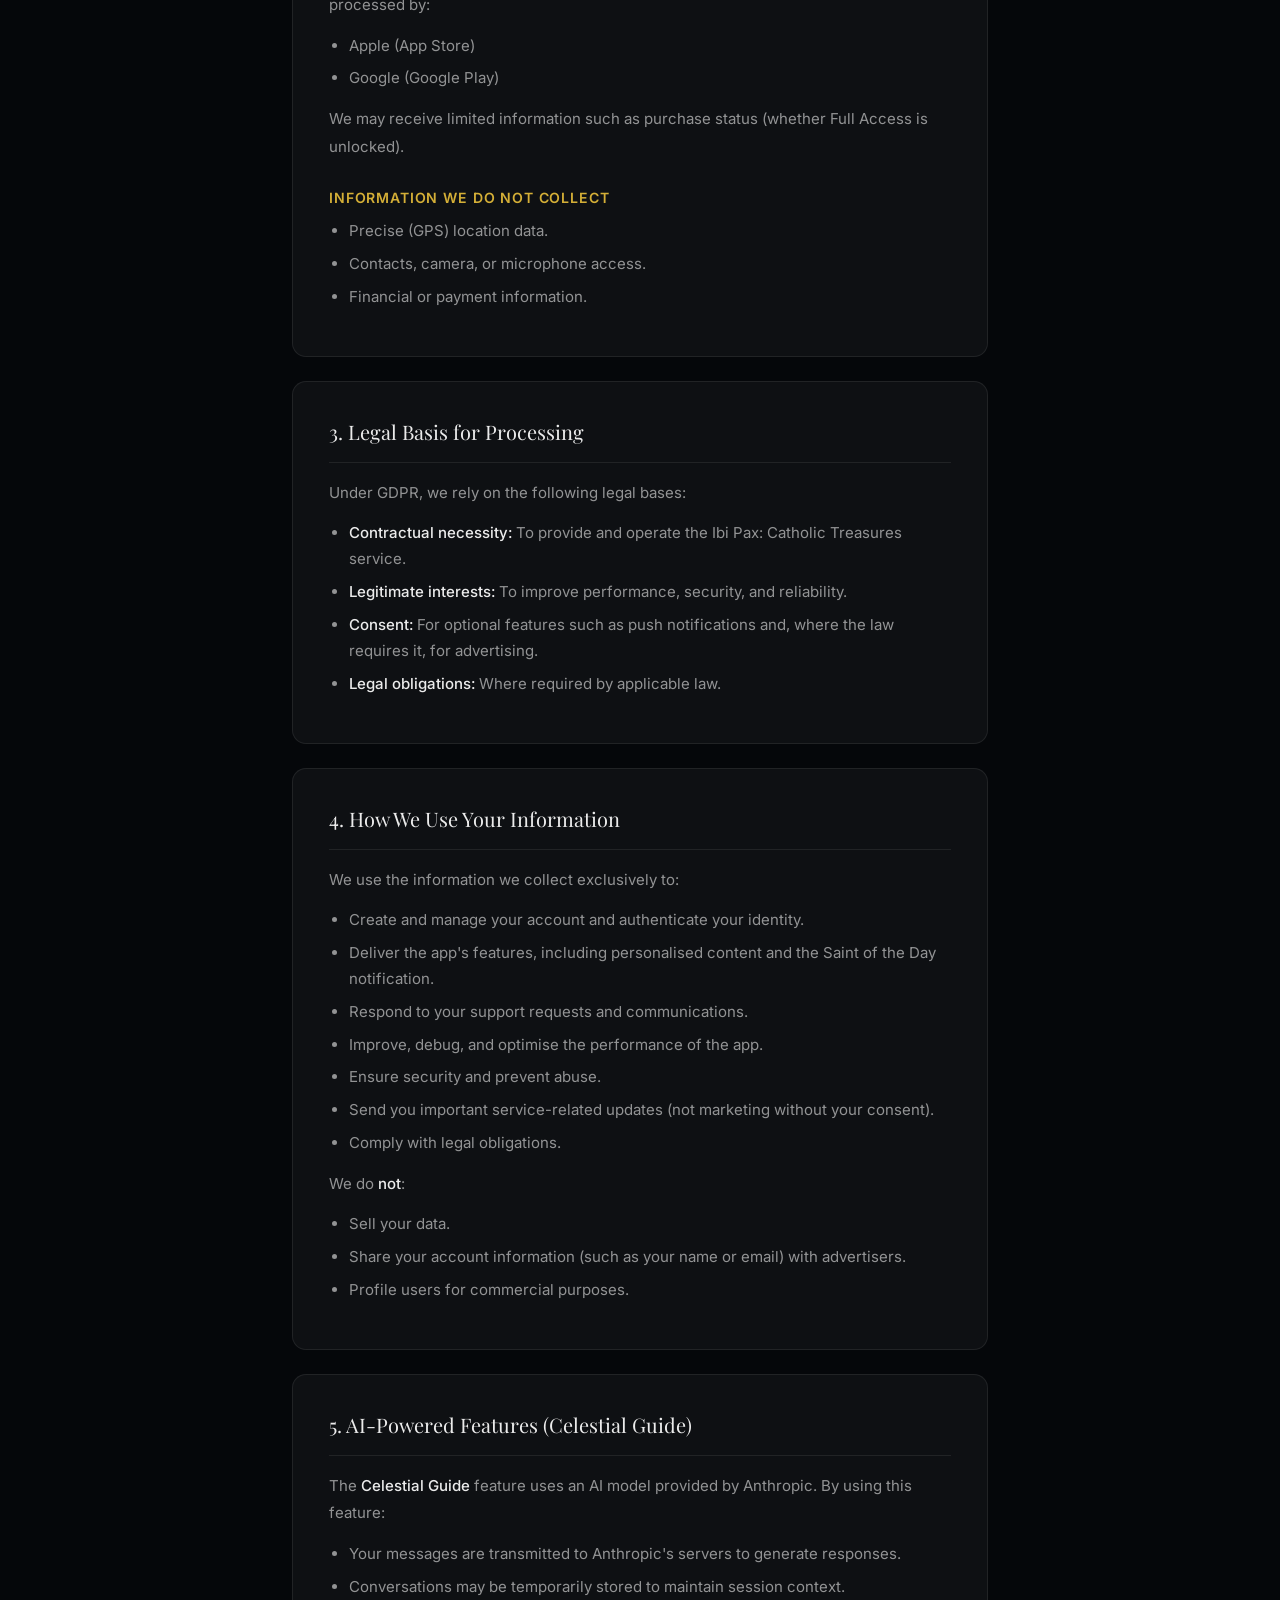
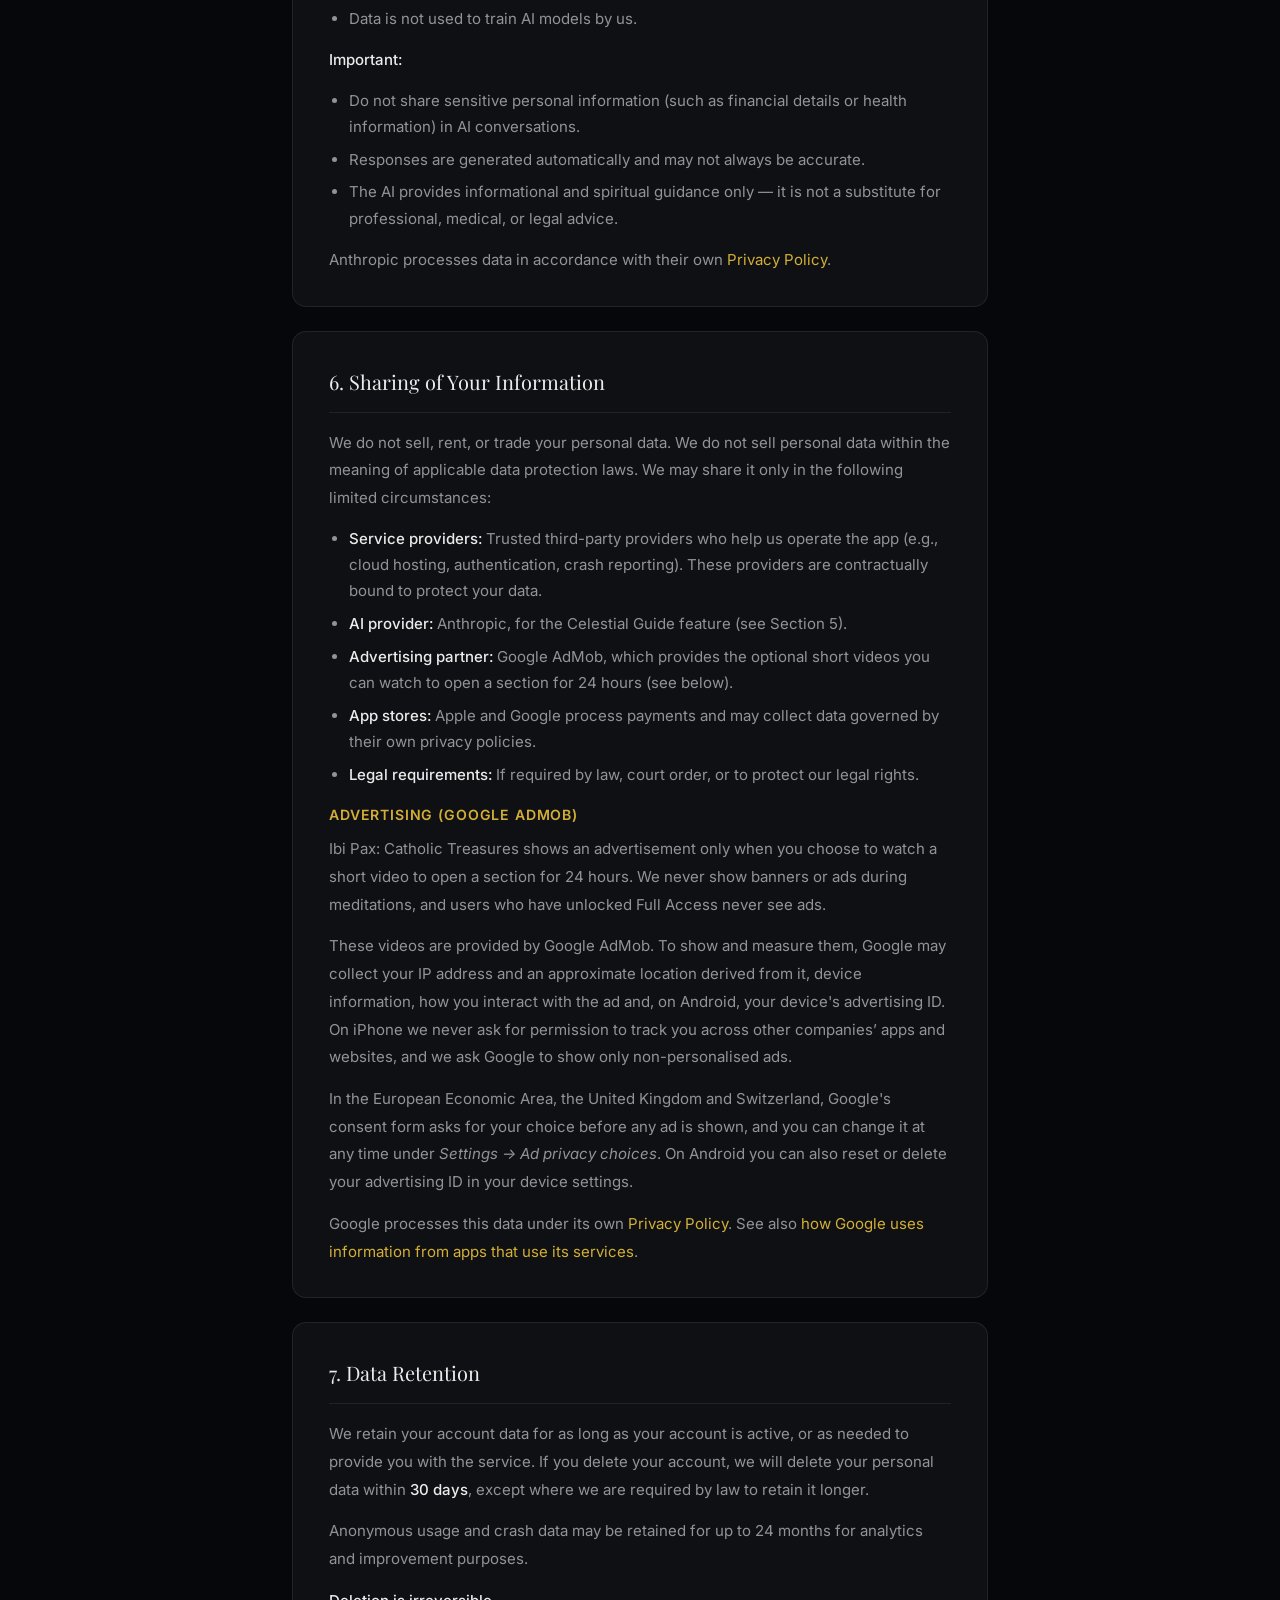
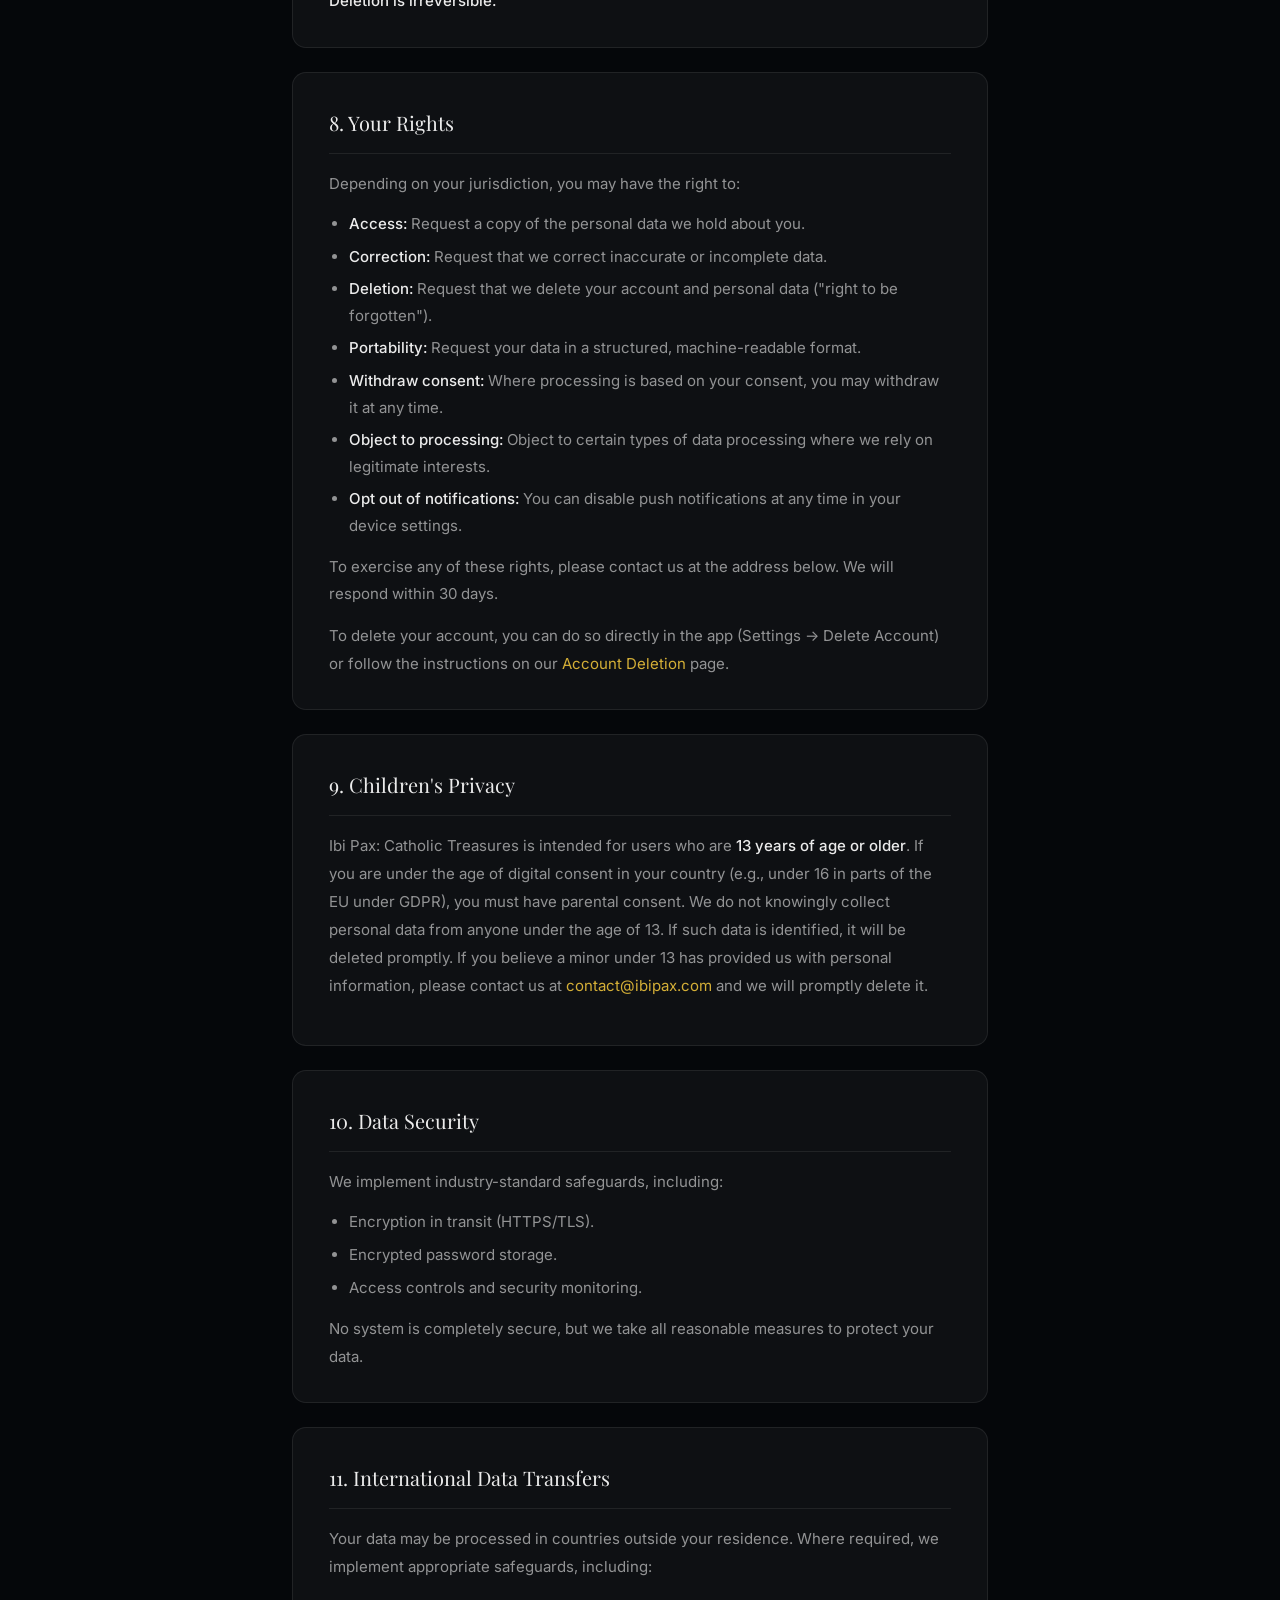
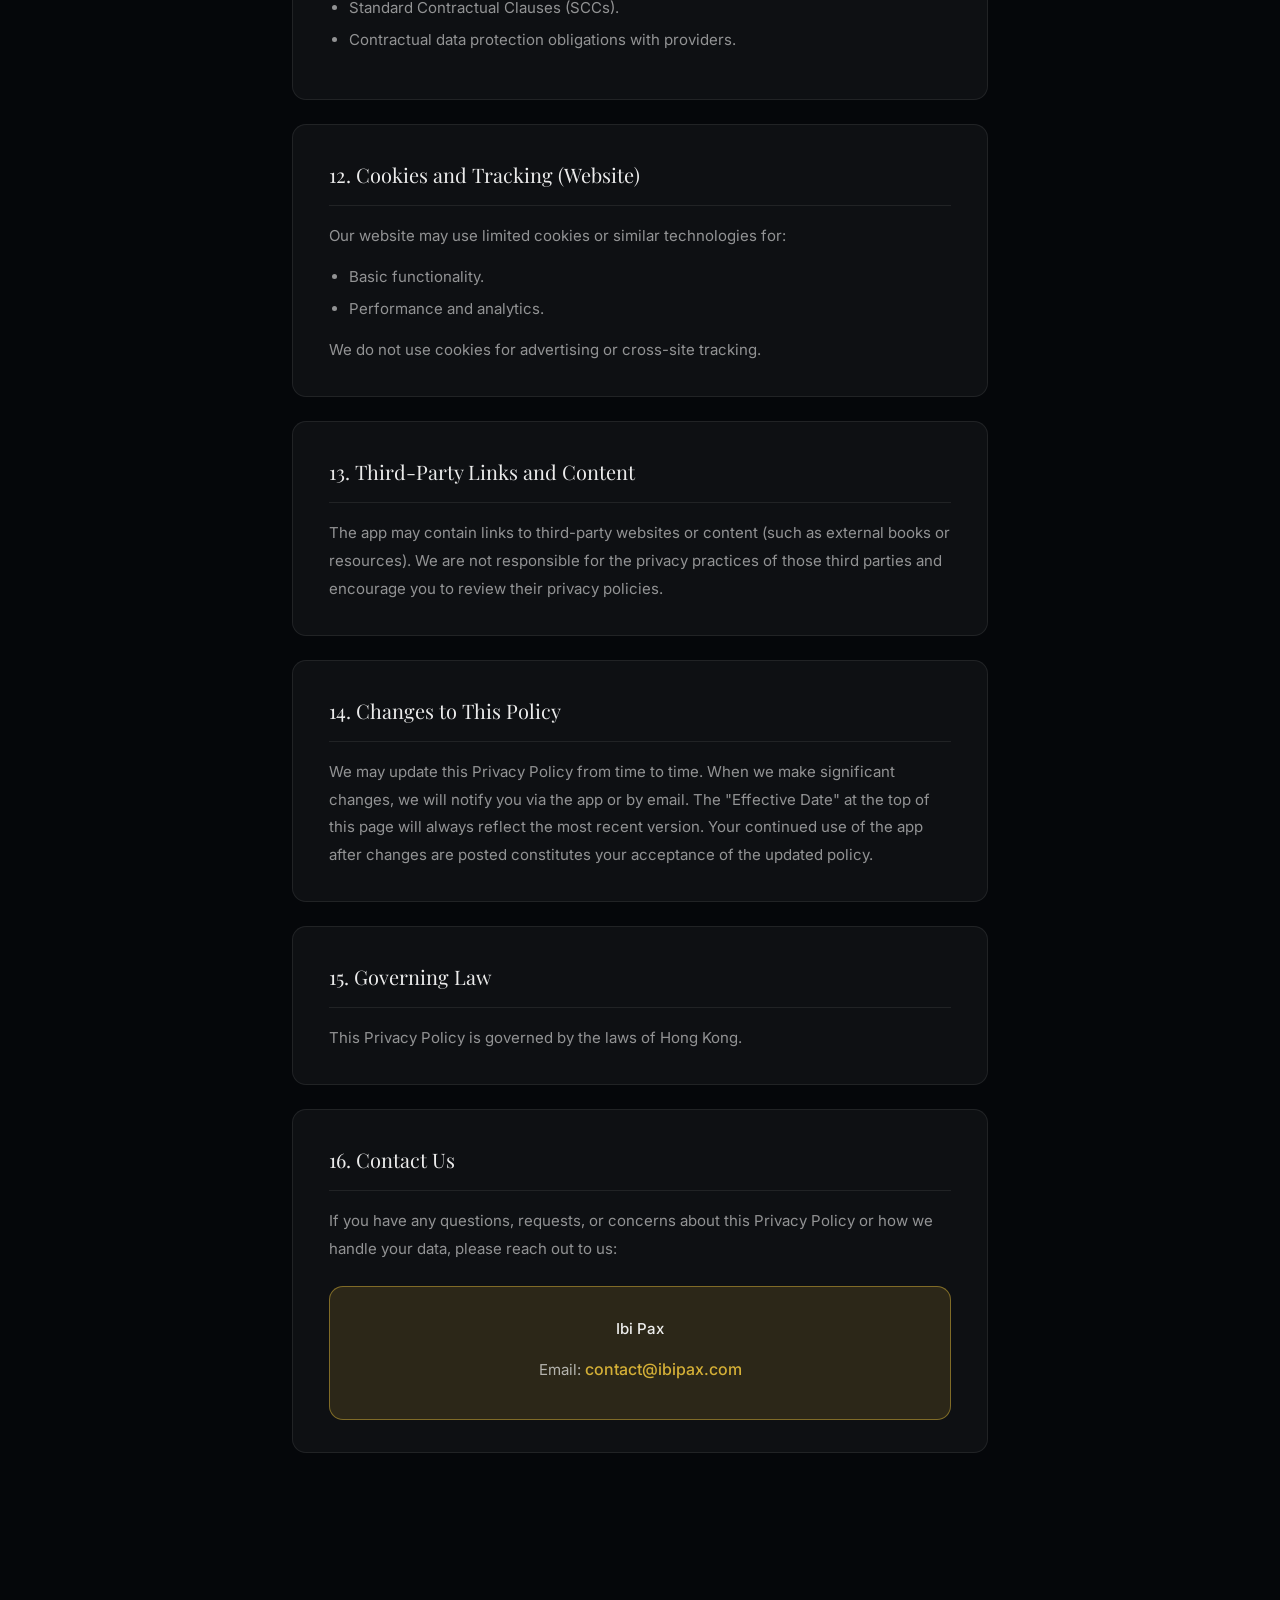
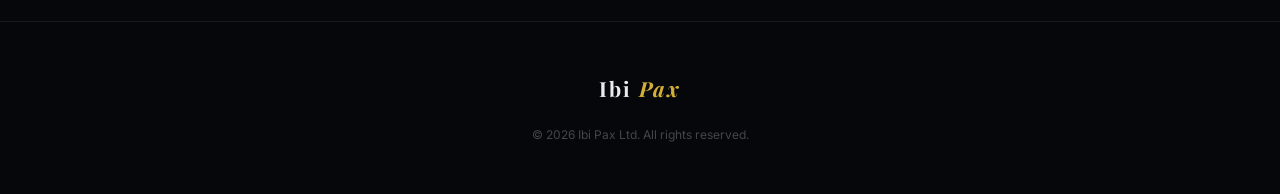
<file: privacy-policy.html>
<!DOCTYPE html>
<html lang="en">
<head>
  <meta charset="UTF-8"/>
  <meta name="viewport" content="width=device-width, initial-scale=1.0"/>
  <meta name="theme-color" content="#05070a"/>
  <title>Privacy Policy — Ibi Pax: Catholic Treasures</title>
  <link rel="icon" href="icon final 2.png" type="image/png"/>
  <link href="https://fonts.googleapis.com/css2?family=Playfair+Display:ital,wght@0,400;0,700;1,400&family=Inter:wght@300;400;500;600&display=swap" rel="stylesheet"/>
  <style>
    *, *::before, *::after { box-sizing: border-box; margin: 0; padding: 0; }

    :root {
      --void:    #05070a;
      --gold:    #d4af37;
      --gold-s:  rgba(212,175,55,0.5);
      --gold-xs: rgba(212,175,55,0.15);
      --text:    rgba(255,255,255,0.92);
      --muted:   rgba(255,255,255,0.55);
      --dim:     rgba(255,255,255,0.25);
      --stroke:  rgba(255,255,255,0.08);
      --panel:   rgba(255,255,255,0.04);
    }

    html { scroll-behavior: smooth; }

    body {
      font-family: 'Inter', system-ui, sans-serif;
      background: var(--void);
      color: var(--text);
      line-height: 1.8;
      font-size: 16px;
    }

    /* Background */
    .bg-photo {
      position: fixed; inset: 0; z-index: -2;
      background: url('milkyway_bg.png') center center / cover no-repeat;
    }
    .bg-overlay {
      position: fixed; inset: 0; z-index: -1;
      background: rgba(5,7,10,0.82);
    }

    ::-webkit-scrollbar { width: 4px; }
    ::-webkit-scrollbar-track { background: var(--void); }
    ::-webkit-scrollbar-thumb { background: var(--gold-xs); border-radius: 2px; }

    /* Nav */
    nav {
      position: fixed; top: 0; left: 0; right: 0; z-index: 100;
      display: flex; align-items: center; justify-content: space-between;
      padding: 1.25rem 3rem;
      background: rgba(5,7,10,0.90);
      backdrop-filter: blur(12px);
      border-bottom: 1px solid var(--stroke);
    }
    .nav-logo {
      font-family: 'Playfair Display', serif;
      font-size: 1.3rem; font-weight: 700;
      letter-spacing: 0.1em; color: var(--text); text-decoration: none;
    }
    .nav-logo .pax { font-style: italic; color: var(--gold); }
    .nav-back {
      font-size: 0.72rem; letter-spacing: 0.18em; text-transform: uppercase;
      color: var(--muted); text-decoration: none; transition: color 0.2s;
    }
    .nav-back:hover { color: var(--gold); }

    /* Page layout */
    .page {
      max-width: 760px;
      margin: 0 auto;
      padding: 9rem 2rem 6rem;
    }

    /* Header */
    .page-eyebrow {
      display: block;
      font-size: 0.70rem; letter-spacing: 0.3em; text-transform: uppercase;
      color: var(--gold); margin-bottom: 1rem;
    }
    .page-title {
      font-family: 'Playfair Display', serif;
      font-size: clamp(2rem, 5vw, 3rem);
      font-weight: 400; line-height: 1.2;
      color: var(--text); margin-bottom: 0.75rem;
    }
    .page-meta {
      font-size: 0.80rem; color: var(--muted);
      letter-spacing: 0.05em; margin-bottom: 3rem;
    }
    .gold-rule {
      width: 40px; height: 1px;
      background: var(--gold-s); margin-bottom: 3rem;
    }

    /* Sections */
    .policy-section {
      background: var(--panel);
      border: 1px solid var(--stroke);
      border-radius: 14px;
      padding: 2rem 2.25rem;
      margin-bottom: 1.5rem;
    }

    h2 {
      font-family: 'Playfair Display', serif;
      font-size: 1.25rem; font-weight: 400;
      color: var(--text); margin-bottom: 1rem;
      padding-bottom: 0.75rem;
      border-bottom: 1px solid var(--stroke);
    }

    h3 {
      font-size: 0.88rem; font-weight: 600;
      letter-spacing: 0.06em; text-transform: uppercase;
      color: var(--gold); margin: 1.5rem 0 0.5rem;
    }
    h3:first-of-type { margin-top: 0.5rem; }

    p {
      font-size: 0.94rem; color: var(--muted);
      margin-bottom: 0.85rem; line-height: 1.85;
    }
    p:last-child { margin-bottom: 0; }

    ul {
      margin: 0.5rem 0 0.85rem 1.25rem;
      color: var(--muted); font-size: 0.94rem;
    }
    ul li { margin-bottom: 0.4rem; line-height: 1.75; }

    a { color: var(--gold); text-decoration: none; }
    a:hover { text-decoration: underline; }

    strong { color: var(--text); font-weight: 500; }

    /* Highlight box */
    .highlight {
      background: var(--gold-xs);
      border-left: 2px solid var(--gold-s);
      border-radius: 0 8px 8px 0;
      padding: 1rem 1.25rem;
      margin: 1rem 0;
      font-size: 0.90rem;
      color: rgba(255,255,255,0.70);
      line-height: 1.75;
    }

    /* Contact block */
    .contact-block {
      background: var(--gold-xs);
      border: 1px solid var(--gold-s);
      border-radius: 14px;
      padding: 1.75rem 2.25rem;
      margin-top: 1.5rem;
      text-align: center;
    }
    .contact-block p { color: rgba(255,255,255,0.65); margin-bottom: 0.4rem; }
    .contact-block a { color: var(--gold); font-size: 1rem; font-weight: 500; }

    /* Footer */
    footer {
      text-align: center;
      padding: 3rem 2rem;
      border-top: 1px solid var(--stroke);
      margin-top: 3rem;
    }
    .footer-logo {
      font-family: 'Playfair Display', serif;
      font-size: 1.3rem; font-weight: 700;
      letter-spacing: 0.1em; color: var(--text);
      margin-bottom: 0.5rem;
    }
    .footer-logo .pax { font-style: italic; color: var(--gold); }
    .footer-copy { font-size: 0.75rem; color: var(--dim); margin-top: 1rem; }

    @media (max-width: 600px) {
      nav { padding: 1rem 1.5rem; }
      .policy-section { padding: 1.5rem; }
    }
  </style>
</head>
<body>

  <div class="bg-photo" aria-hidden="true"></div>
  <div class="bg-overlay" aria-hidden="true"></div>

  <nav>
    <a class="nav-logo" href="index.html">Ibi <span class="pax">Pax</span></a>
    <a class="nav-back" href="catholic-treasures.html">← Back to Catholic Treasures</a>
  </nav>

  <main class="page">

    <span class="page-eyebrow">Legal</span>
    <h1 class="page-title">Privacy Policy</h1>
    <p class="page-meta">Effective Date: September 26, 2026</p>
    <div class="gold-rule"></div>

    <div class="highlight">
      Your privacy matters to us. Ibi Pax: Catholic Treasures is designed to be a peaceful, trustworthy space for your spiritual life. We collect only what is necessary to provide you with the app's features, and we will never sell your personal data.
    </div>

    <!-- 1. Who we are -->
    <div class="policy-section">
      <h2>1. Who We Are</h2>
      <p>
        Ibi Pax Ltd. ("Ibi Pax", "we", "our", or "us") is a company incorporated in Hong Kong and the developer and publisher of the <strong>Ibi Pax: Catholic Treasures</strong> mobile application and website.
      </p>
      <p>
        Ibi Pax: Catholic Treasures is designed to help users discover the spiritual treasures of the Catholic faith through saints, prayers, sacred music, meditations, and spiritual readings.
      </p>
      <p>
        For the purposes of applicable data protection laws, including GDPR, Ibi Pax Ltd. acts as the <strong>data controller</strong> of your personal data.
      </p>
      <p>
        This Privacy Policy explains how we collect, use, store, and protect your personal information when you use our app and website. By using Ibi Pax: Catholic Treasures, you agree to the terms described in this policy.
      </p>
    </div>

    <!-- 2. Information we collect -->
    <div class="policy-section">
      <h2>2. Information We Collect</h2>

      <h3>Information you provide directly</h3>
      <ul>
        <li><strong>Account information:</strong> When you create an account, we collect your email address and password (stored in encrypted form).</li>
        <li><strong>Profile information:</strong> Any optional name or display name you choose to provide.</li>
        <li><strong>Communications:</strong> If you contact us for support, we retain that correspondence.</li>
      </ul>

      <h3>Information collected automatically</h3>
      <ul>
        <li><strong>Usage data:</strong> Which features you use (e.g., saints, prayers, meditations), session duration, and navigation patterns — used solely to improve the app experience.</li>
        <li><strong>Device information:</strong> Device type, operating system version, and app version, to ensure compatibility and diagnose technical issues.</li>
        <li><strong>Crash reports:</strong> Anonymous crash and error logs to help us fix bugs.</li>
        <li><strong>Push notification tokens:</strong> If you enable notifications (e.g., Saint of the Day), we store a device token to deliver them.</li>
      </ul>

      <h3>Payments</h3>
      <p>
        We do not collect or store any payment or financial information. All purchases are processed by:
      </p>
      <ul>
        <li>Apple (App Store)</li>
        <li>Google (Google Play)</li>
      </ul>
      <p>
        We may receive limited information such as purchase status (whether Full Access is unlocked).
      </p>

      <h3>Information we do NOT collect</h3>
      <ul>
        <li>Precise (GPS) location data.</li>
        <li>Contacts, camera, or microphone access.</li>
        <li>Financial or payment information.</li>
      </ul>
    </div>

    <!-- 3. Legal Basis for Processing -->
    <div class="policy-section">
      <h2>3. Legal Basis for Processing</h2>
      <p>Under GDPR, we rely on the following legal bases:</p>
      <ul>
        <li><strong>Contractual necessity:</strong> To provide and operate the Ibi Pax: Catholic Treasures service.</li>
        <li><strong>Legitimate interests:</strong> To improve performance, security, and reliability.</li>
        <li><strong>Consent:</strong> For optional features such as push notifications and, where the law requires it, for advertising.</li>
        <li><strong>Legal obligations:</strong> Where required by applicable law.</li>
      </ul>
    </div>

    <!-- 4. How we use your information -->
    <div class="policy-section">
      <h2>4. How We Use Your Information</h2>
      <p>We use the information we collect exclusively to:</p>
      <ul>
        <li>Create and manage your account and authenticate your identity.</li>
        <li>Deliver the app's features, including personalised content and the Saint of the Day notification.</li>
        <li>Respond to your support requests and communications.</li>
        <li>Improve, debug, and optimise the performance of the app.</li>
        <li>Ensure security and prevent abuse.</li>
        <li>Send you important service-related updates (not marketing without your consent).</li>
        <li>Comply with legal obligations.</li>
      </ul>
      <p>We do <strong>not</strong>:</p>
      <ul>
        <li>Sell your data.</li>
        <li>Share your account information (such as your name or email) with advertisers.</li>
        <li>Profile users for commercial purposes.</li>
      </ul>
    </div>

    <!-- 5. AI Features -->
    <div class="policy-section">
      <h2>5. AI-Powered Features (Celestial Guide)</h2>
      <p>
        The <strong>Celestial Guide</strong> feature uses an AI model provided by Anthropic. By using this feature:
      </p>
      <ul>
        <li>Your messages are transmitted to Anthropic's servers to generate responses.</li>
        <li>Conversations may be temporarily stored to maintain session context.</li>
        <li>Data is not used to train AI models by us.</li>
      </ul>
      <p><strong>Important:</strong></p>
      <ul>
        <li>Do not share sensitive personal information (such as financial details or health information) in AI conversations.</li>
        <li>Responses are generated automatically and may not always be accurate.</li>
        <li>The AI provides informational and spiritual guidance only — it is not a substitute for professional, medical, or legal advice.</li>
      </ul>
      <p>
        Anthropic processes data in accordance with their own <a href="https://www.anthropic.com/privacy" target="_blank" rel="noopener">Privacy Policy</a>.
      </p>
    </div>

    <!-- 6. Sharing -->
    <div class="policy-section">
      <h2>6. Sharing of Your Information</h2>
      <p>
        We do not sell, rent, or trade your personal data. We do not sell personal data within the meaning of applicable data protection laws. We may share it only in the following limited circumstances:
      </p>
      <ul>
        <li><strong>Service providers:</strong> Trusted third-party providers who help us operate the app (e.g., cloud hosting, authentication, crash reporting). These providers are contractually bound to protect your data.</li>
        <li><strong>AI provider:</strong> Anthropic, for the Celestial Guide feature (see Section 5).</li>
        <li><strong>Advertising partner:</strong> Google AdMob, which provides the optional short videos you can watch to open a section for 24 hours (see below).</li>
        <li><strong>App stores:</strong> Apple and Google process payments and may collect data governed by their own privacy policies.</li>
        <li><strong>Legal requirements:</strong> If required by law, court order, or to protect our legal rights.</li>
      </ul>
      <h3>Advertising (Google AdMob)</h3>
      <p>
        Ibi Pax: Catholic Treasures shows an advertisement only when you choose to watch a short video to open a section for 24 hours. We never show banners or ads during meditations, and users who have unlocked Full Access never see ads.
      </p>
      <p>
        These videos are provided by Google AdMob. To show and measure them, Google may collect your IP address and an approximate location derived from it, device information, how you interact with the ad and, on Android, your device's advertising ID. On iPhone we never ask for permission to track you across other companies’ apps and websites, and we ask Google to show only non-personalised ads.
      </p>
      <p>
        In the European Economic Area, the United Kingdom and Switzerland, Google's consent form asks for your choice before any ad is shown, and you can change it at any time under <em>Settings → Ad privacy choices</em>. On Android you can also reset or delete your advertising ID in your device settings.
      </p>
      <p>
        Google processes this data under its own <a href="https://policies.google.com/privacy">Privacy Policy</a>. See also <a href="https://policies.google.com/technologies/partner-sites">how Google uses information from apps that use its services</a>.
      </p>
    </div>

    <!-- 7. Data retention -->
    <div class="policy-section">
      <h2>7. Data Retention</h2>
      <p>
        We retain your account data for as long as your account is active, or as needed to provide you with the service. If you delete your account, we will delete your personal data within <strong>30 days</strong>, except where we are required by law to retain it longer.
      </p>
      <p>
        Anonymous usage and crash data may be retained for up to 24 months for analytics and improvement purposes.
      </p>
      <p>
        <strong>Deletion is irreversible.</strong>
      </p>
    </div>

    <!-- 8. Your rights -->
    <div class="policy-section">
      <h2>8. Your Rights</h2>
      <p>Depending on your jurisdiction, you may have the right to:</p>
      <ul>
        <li><strong>Access:</strong> Request a copy of the personal data we hold about you.</li>
        <li><strong>Correction:</strong> Request that we correct inaccurate or incomplete data.</li>
        <li><strong>Deletion:</strong> Request that we delete your account and personal data ("right to be forgotten").</li>
        <li><strong>Portability:</strong> Request your data in a structured, machine-readable format.</li>
        <li><strong>Withdraw consent:</strong> Where processing is based on your consent, you may withdraw it at any time.</li>
        <li><strong>Object to processing:</strong> Object to certain types of data processing where we rely on legitimate interests.</li>
        <li><strong>Opt out of notifications:</strong> You can disable push notifications at any time in your device settings.</li>
      </ul>
      <p>
        To exercise any of these rights, please contact us at the address below. We will respond within 30 days.
      </p>
      <p>
        To delete your account, you can do so directly in the app (Settings &rarr; Delete Account) or follow the instructions on our <a href="delete-account.html">Account Deletion</a> page.
      </p>
    </div>

    <!-- 9. Children -->
    <div class="policy-section">
      <h2>9. Children's Privacy</h2>
      <p>
        Ibi Pax: Catholic Treasures is intended for users who are <strong>13 years of age or older</strong>. If you are under the age of digital consent in your country (e.g., under 16 in parts of the EU under GDPR), you must have parental consent. We do not knowingly collect personal data from anyone under the age of 13. If such data is identified, it will be deleted promptly. If you believe a minor under 13 has provided us with personal information, please contact us at <span id="contact-email-children"></span> and we will promptly delete it.
      </p>
      <script>
        (function() {
          var e = 'contact' + '@' + 'ibipax.com';
          var s = document.getElementById('contact-email-children');
          s.innerHTML = '<a href="mailto:' + e + '">' + e + '</a>';
        })();
      </script>
    </div>

    <!-- 10. Security -->
    <div class="policy-section">
      <h2>10. Data Security</h2>
      <p>We implement industry-standard safeguards, including:</p>
      <ul>
        <li>Encryption in transit (HTTPS/TLS).</li>
        <li>Encrypted password storage.</li>
        <li>Access controls and security monitoring.</li>
      </ul>
      <p>
        No system is completely secure, but we take all reasonable measures to protect your data.
      </p>
    </div>

    <!-- 11. International -->
    <div class="policy-section">
      <h2>11. International Data Transfers</h2>
      <p>
        Your data may be processed in countries outside your residence. Where required, we implement appropriate safeguards, including:
      </p>
      <ul>
        <li>Standard Contractual Clauses (SCCs).</li>
        <li>Contractual data protection obligations with providers.</li>
      </ul>
    </div>

    <!-- 12. Cookies and Tracking -->
    <div class="policy-section">
      <h2>12. Cookies and Tracking (Website)</h2>
      <p>Our website may use limited cookies or similar technologies for:</p>
      <ul>
        <li>Basic functionality.</li>
        <li>Performance and analytics.</li>
      </ul>
      <p>We do not use cookies for advertising or cross-site tracking.</p>
    </div>

    <!-- 13. Third-party links -->
    <div class="policy-section">
      <h2>13. Third-Party Links and Content</h2>
      <p>
        The app may contain links to third-party websites or content (such as external books or resources). We are not responsible for the privacy practices of those third parties and encourage you to review their privacy policies.
      </p>
    </div>

    <!-- 14. Changes -->
    <div class="policy-section">
      <h2>14. Changes to This Policy</h2>
      <p>
        We may update this Privacy Policy from time to time. When we make significant changes, we will notify you via the app or by email. The "Effective Date" at the top of this page will always reflect the most recent version. Your continued use of the app after changes are posted constitutes your acceptance of the updated policy.
      </p>
    </div>

    <!-- 15. Governing Law -->
    <div class="policy-section">
      <h2>15. Governing Law</h2>
      <p>
        This Privacy Policy is governed by the laws of Hong Kong.
      </p>
    </div>

    <!-- 16. Contact -->
    <div class="policy-section">
      <h2>16. Contact Us</h2>
      <p>If you have any questions, requests, or concerns about this Privacy Policy or how we handle your data, please reach out to us:</p>
      <div class="contact-block">
        <p><strong>Ibi Pax</strong></p>
        <p style="margin-top:0.75rem;">Email: <span id="contact-email"></span></p>
        <script>
          (function() {
            var e = 'contact' + '@' + 'ibipax.com';
            var s = document.getElementById('contact-email');
            s.innerHTML = '<a href="mailto:' + e + '">' + e + '</a>';
          })();
        </script>
      </div>
    </div>

  </main>

  <footer>
    <div class="footer-logo">Ibi <span class="pax">Pax</span></div>
    <p class="footer-copy">© 2026 Ibi Pax Ltd. All rights reserved.</p>
  </footer>

</body>
</html>
</file>
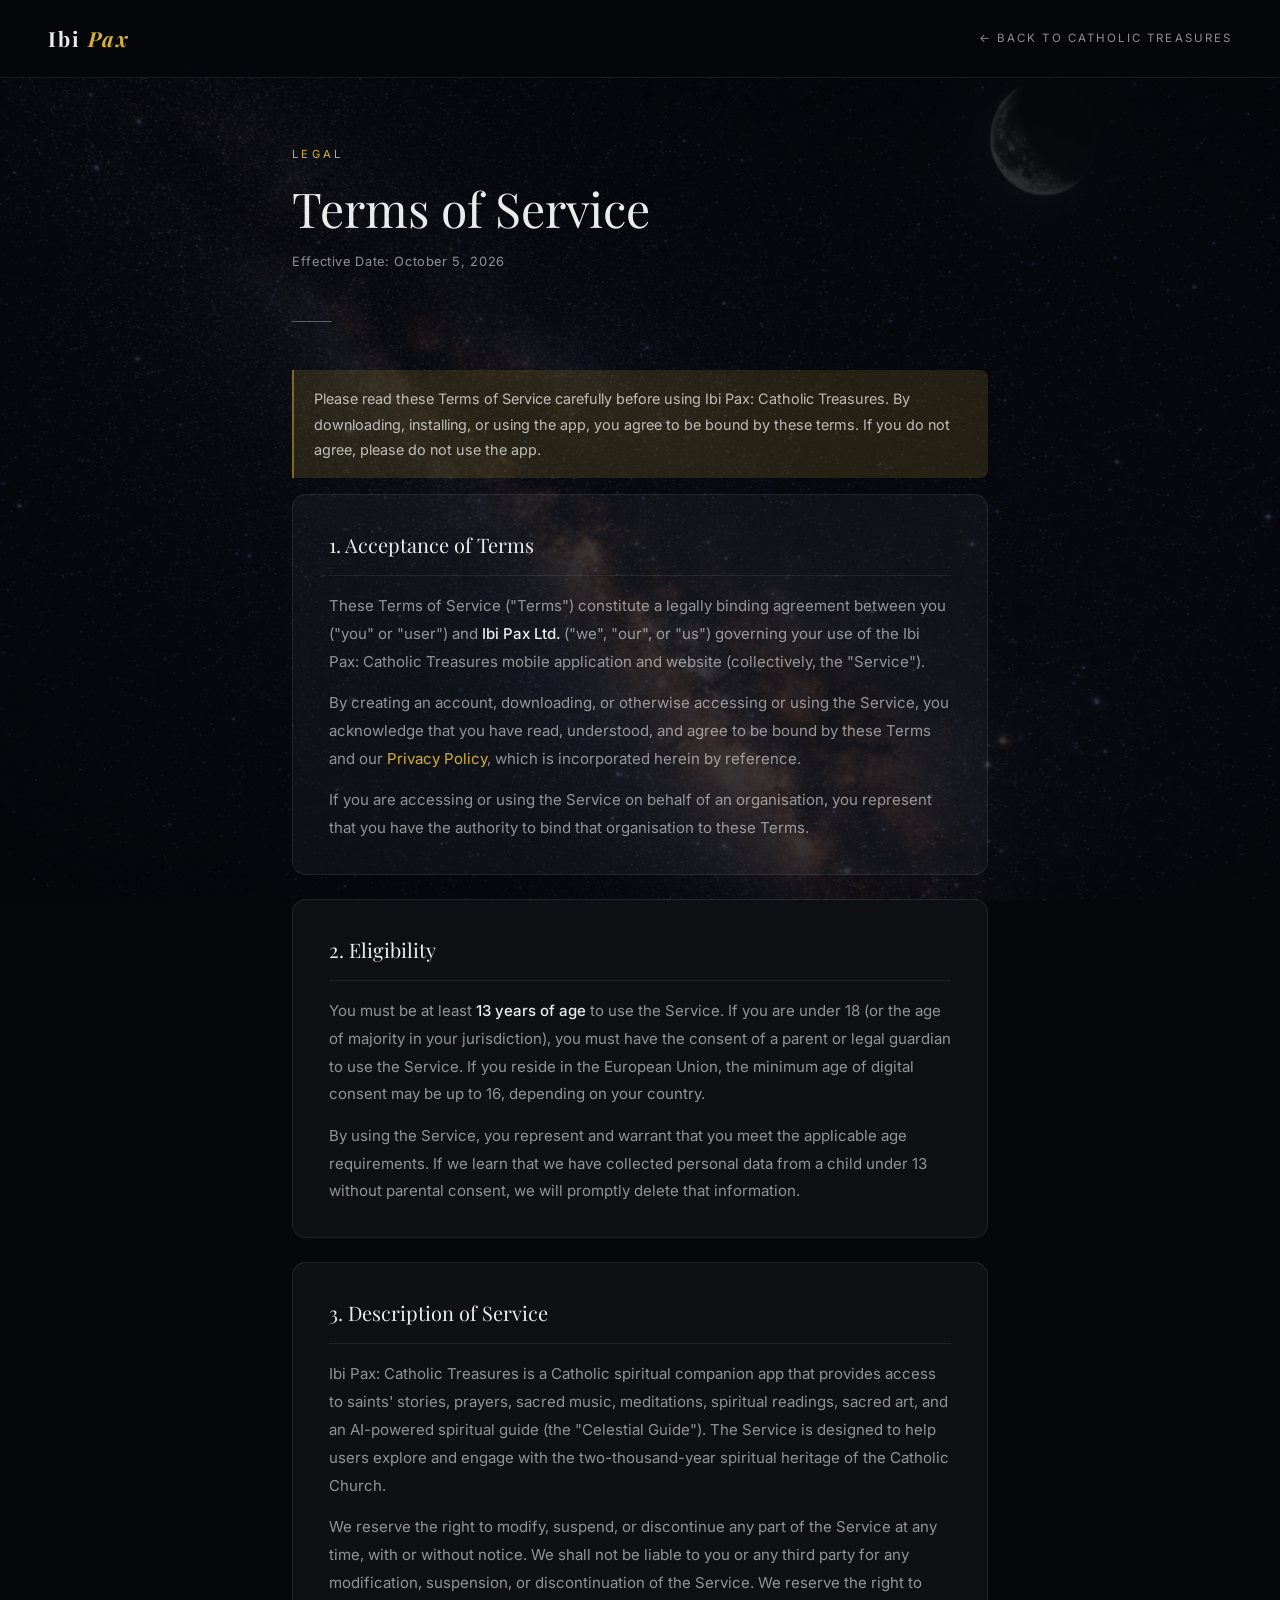
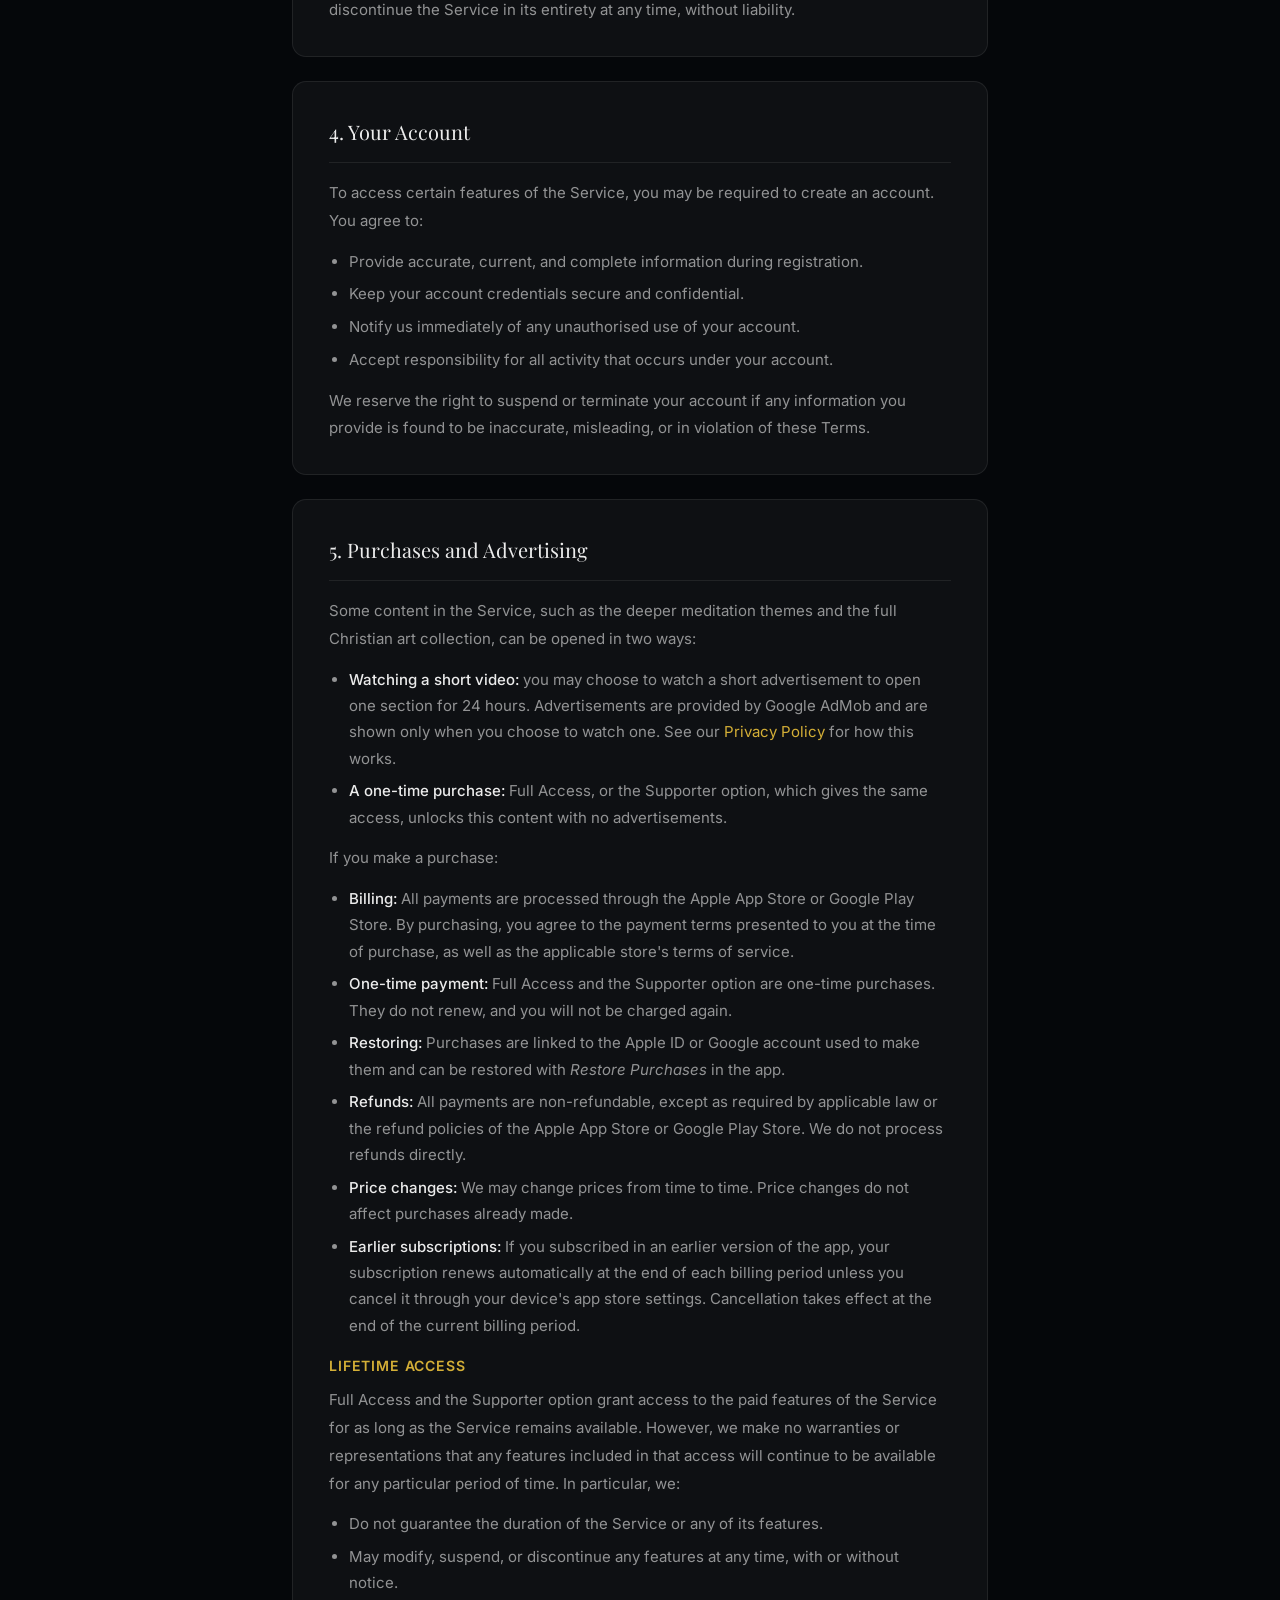
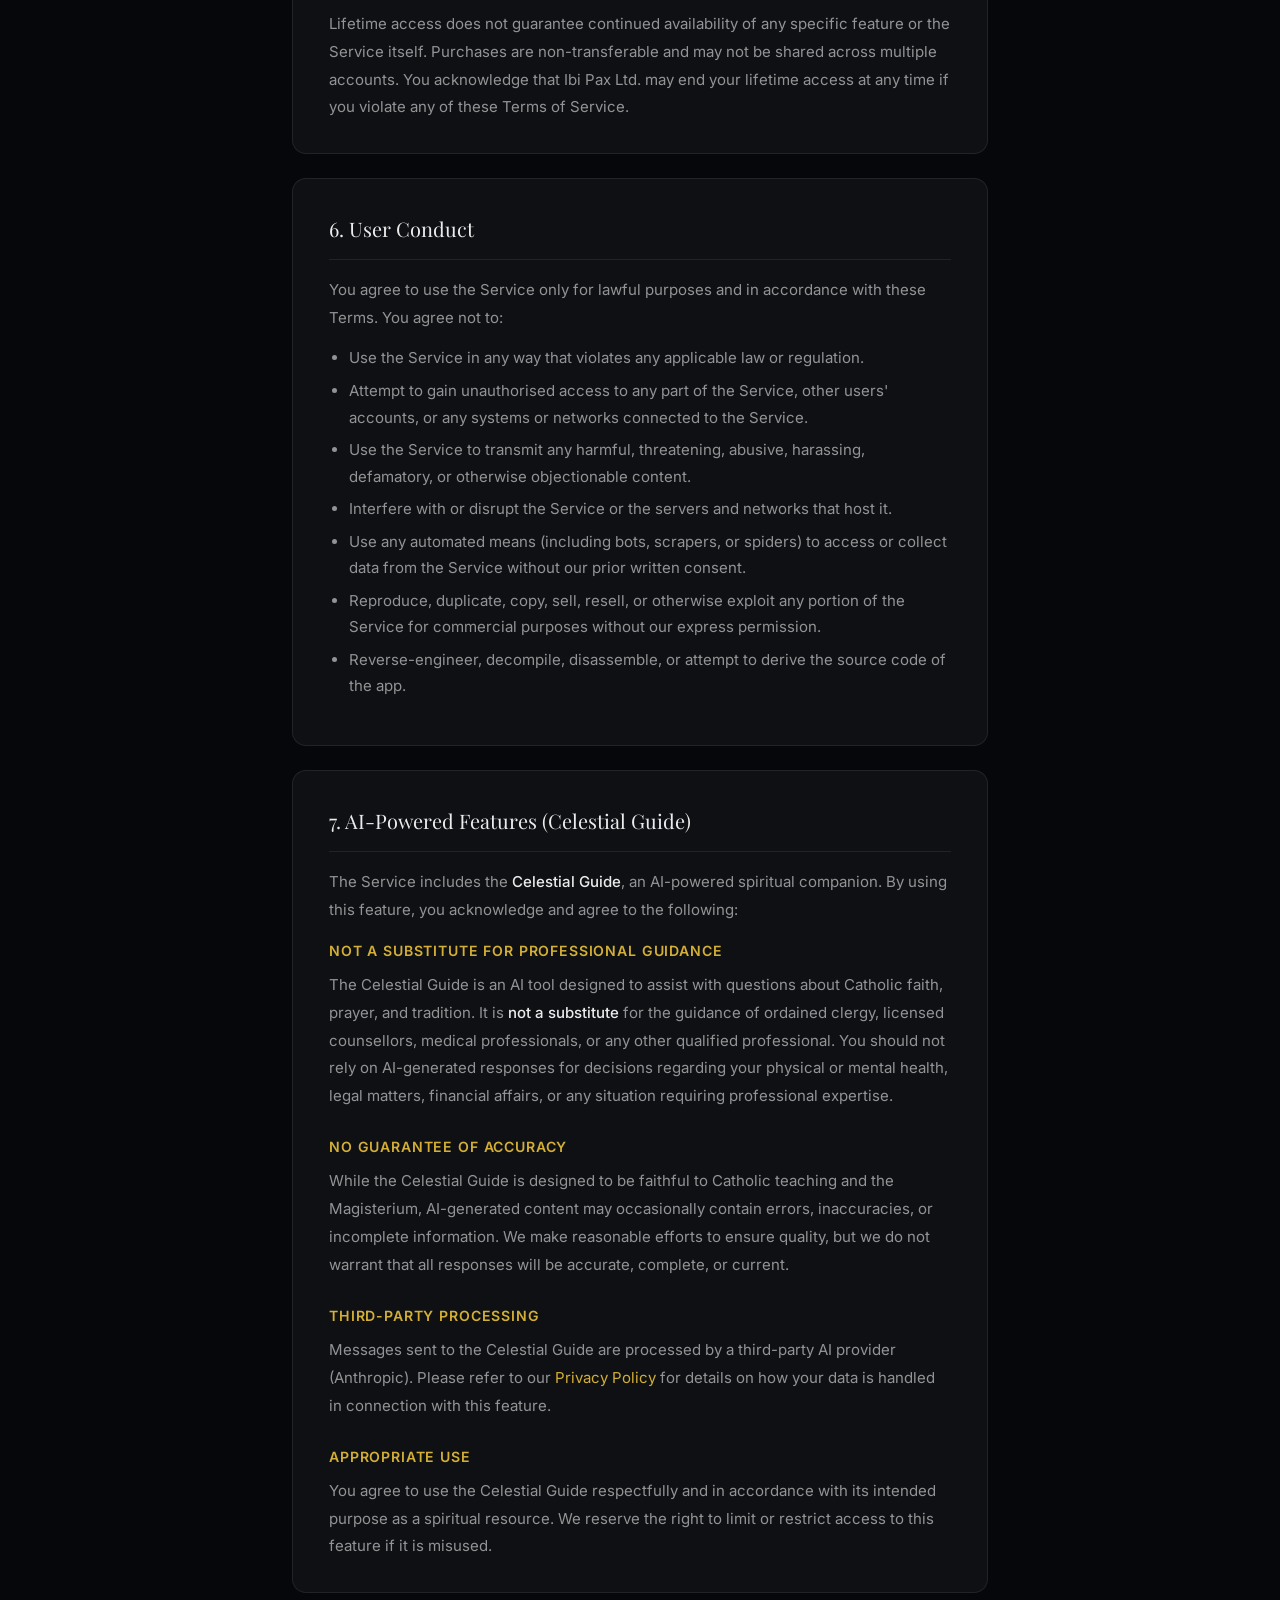
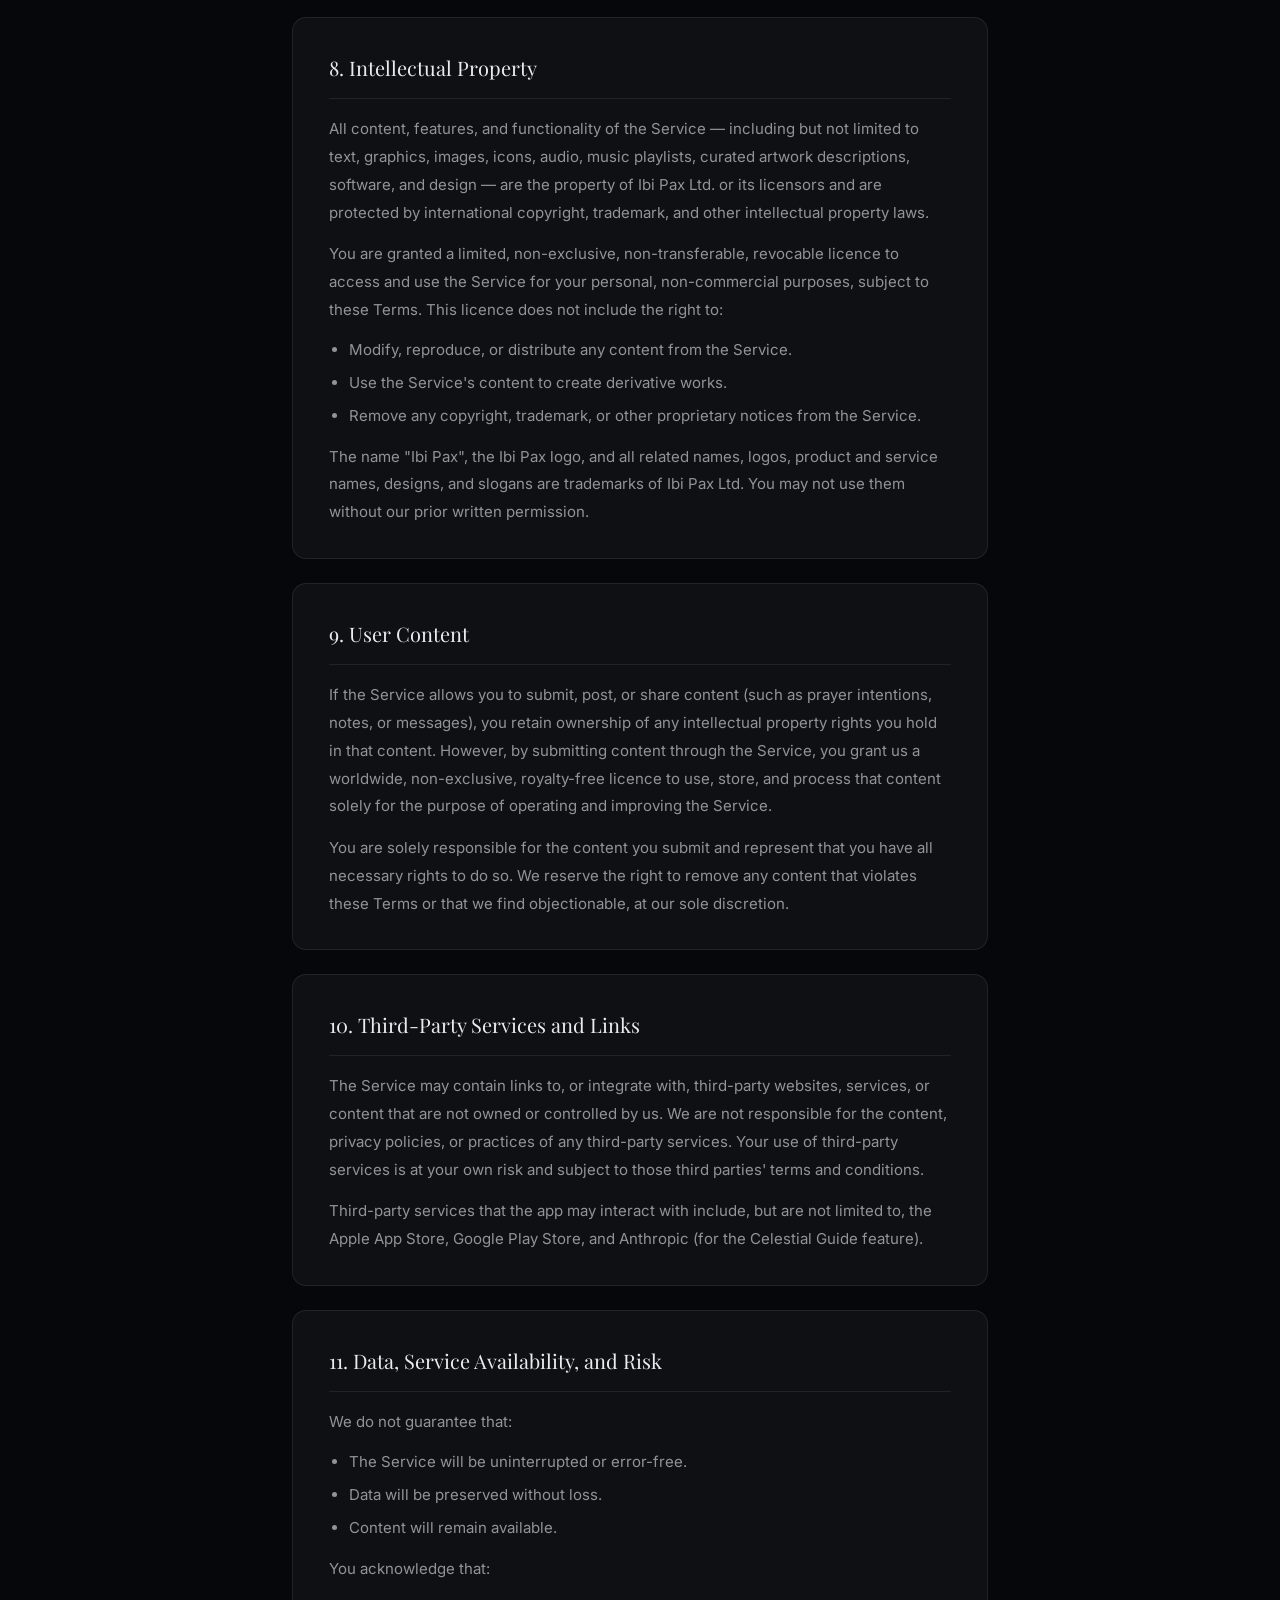
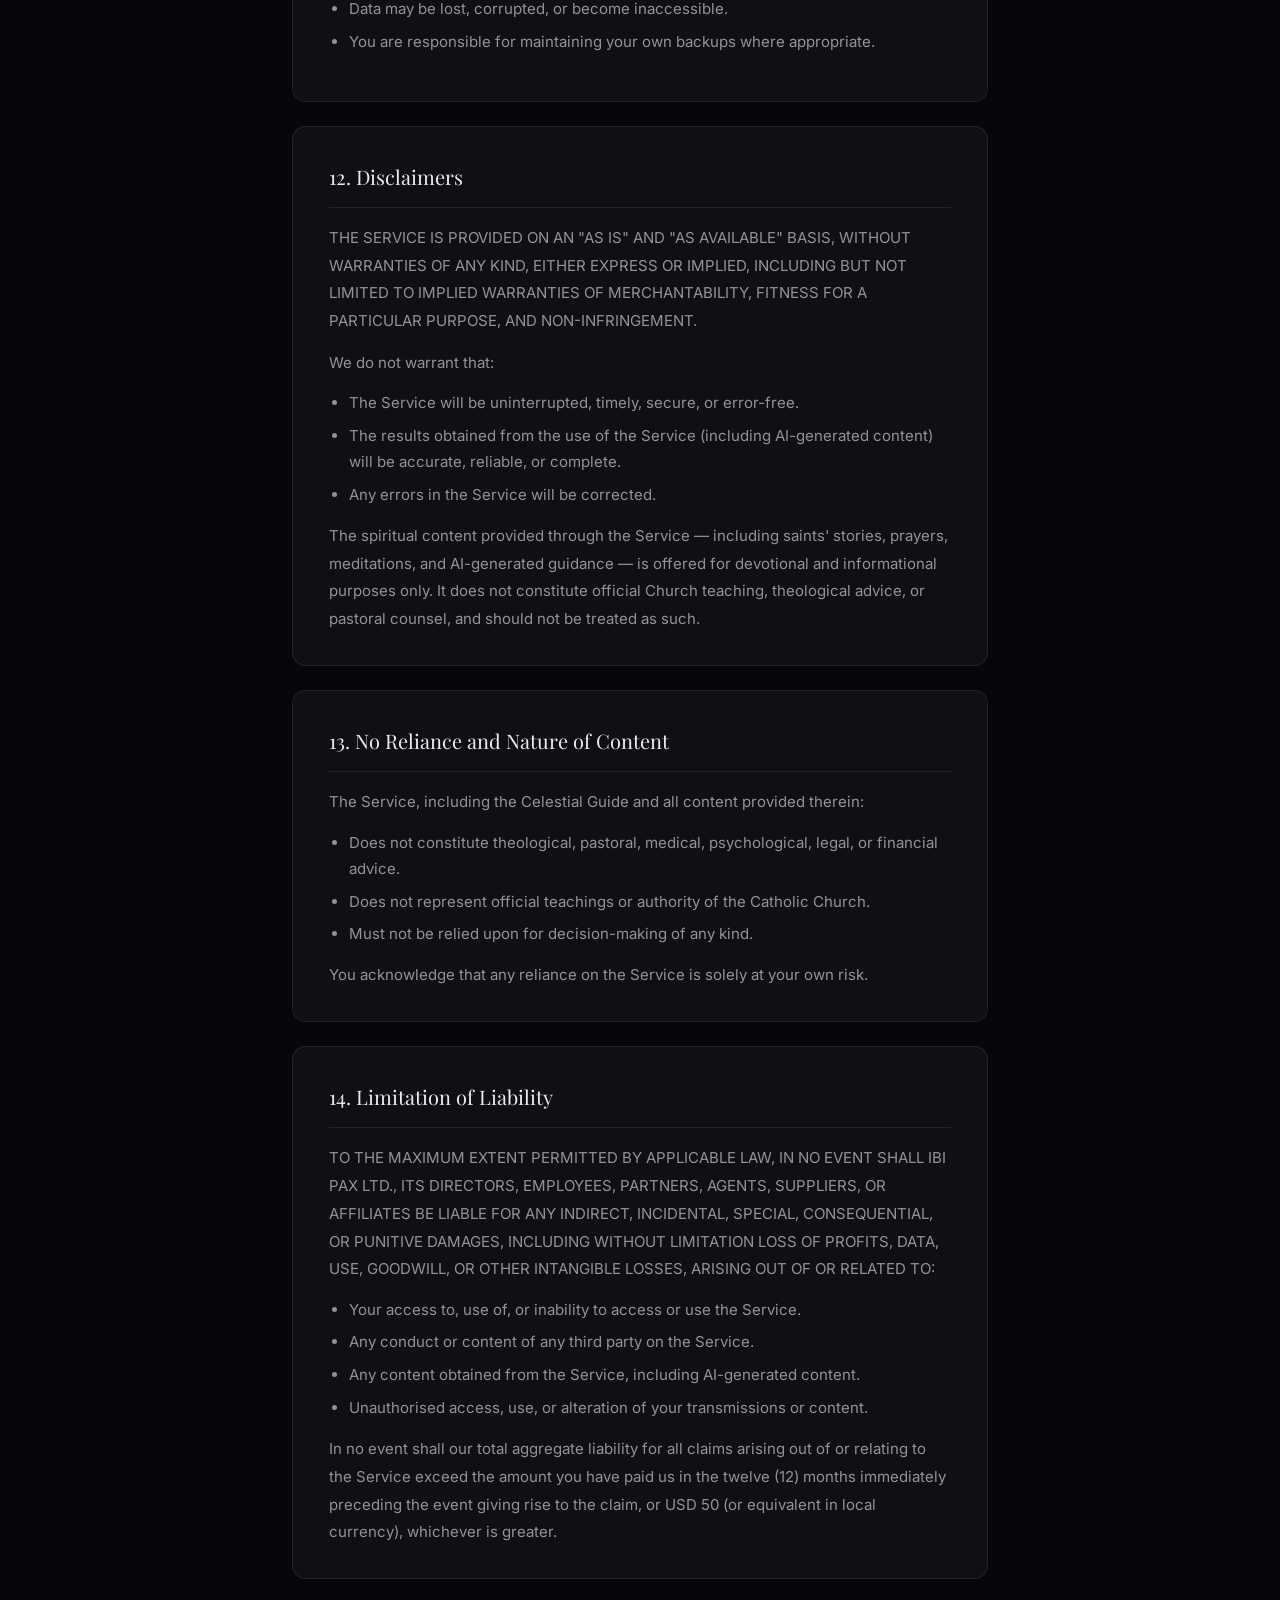
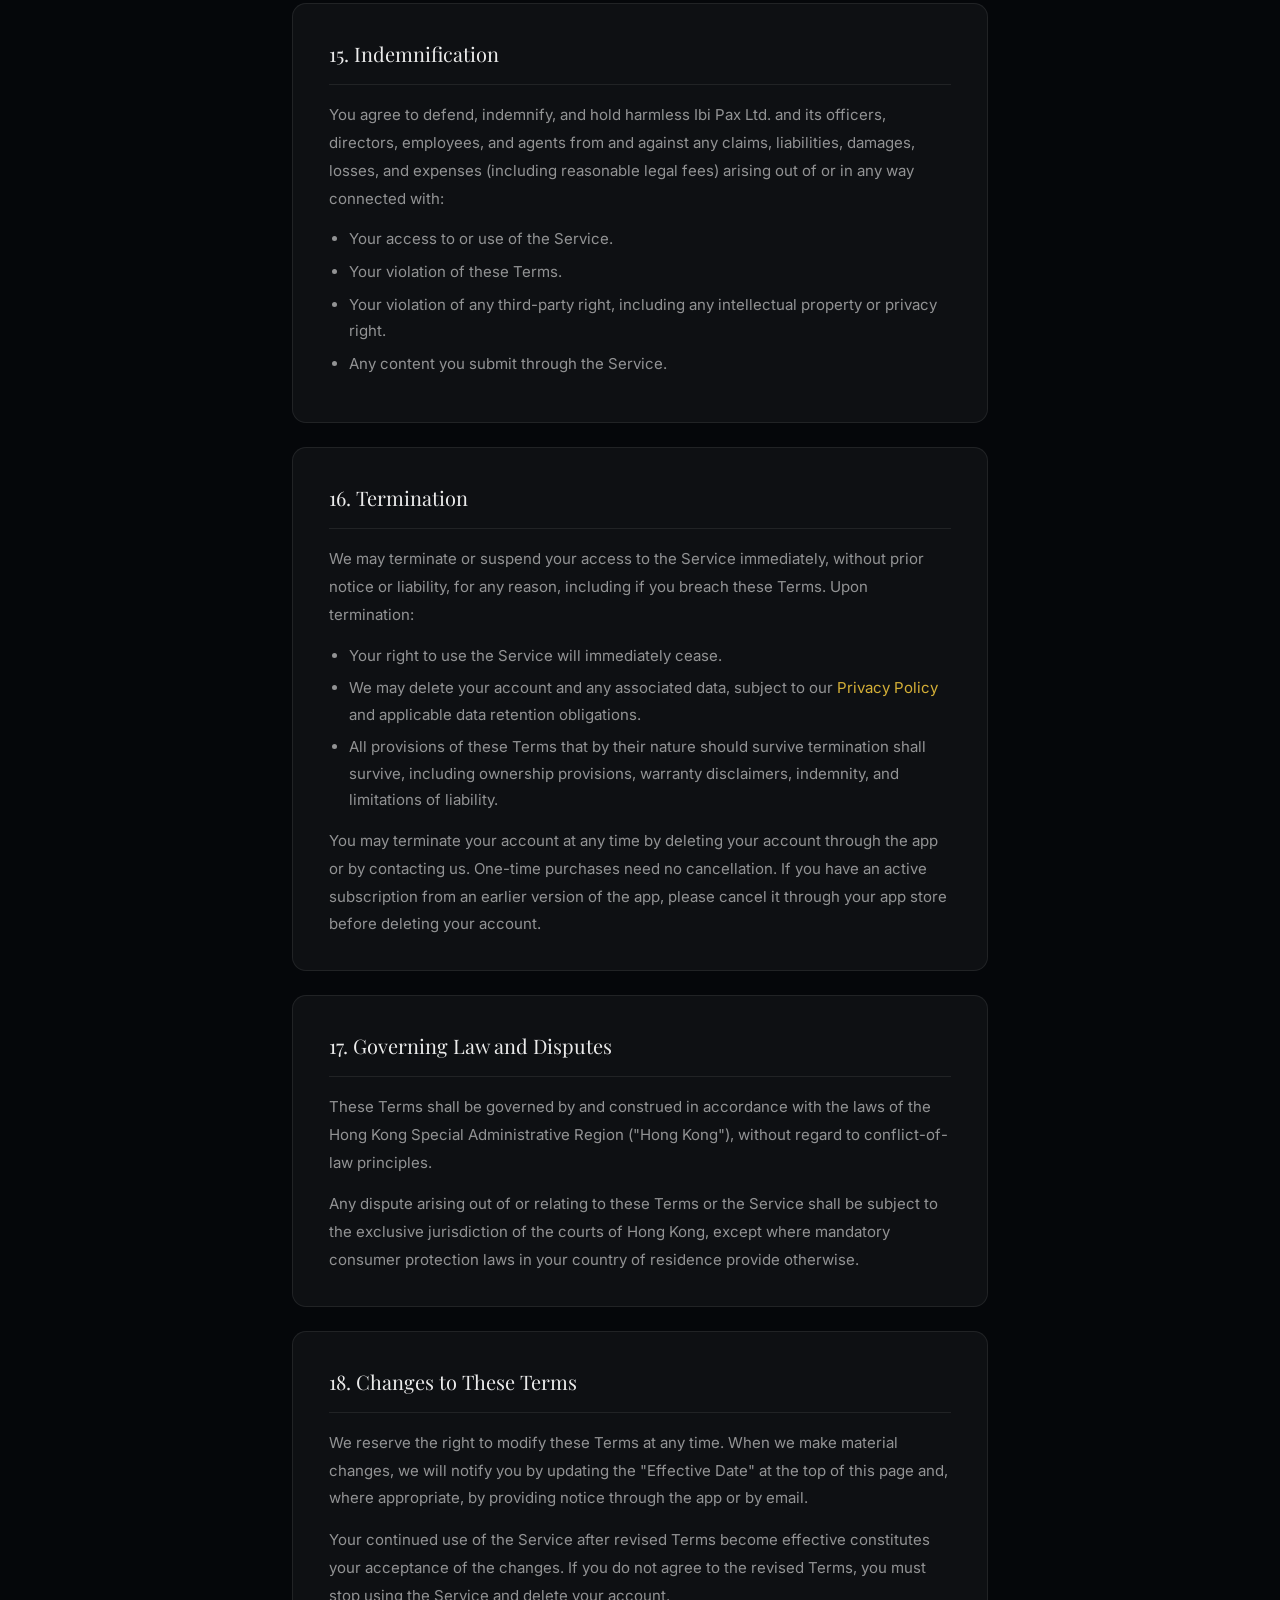
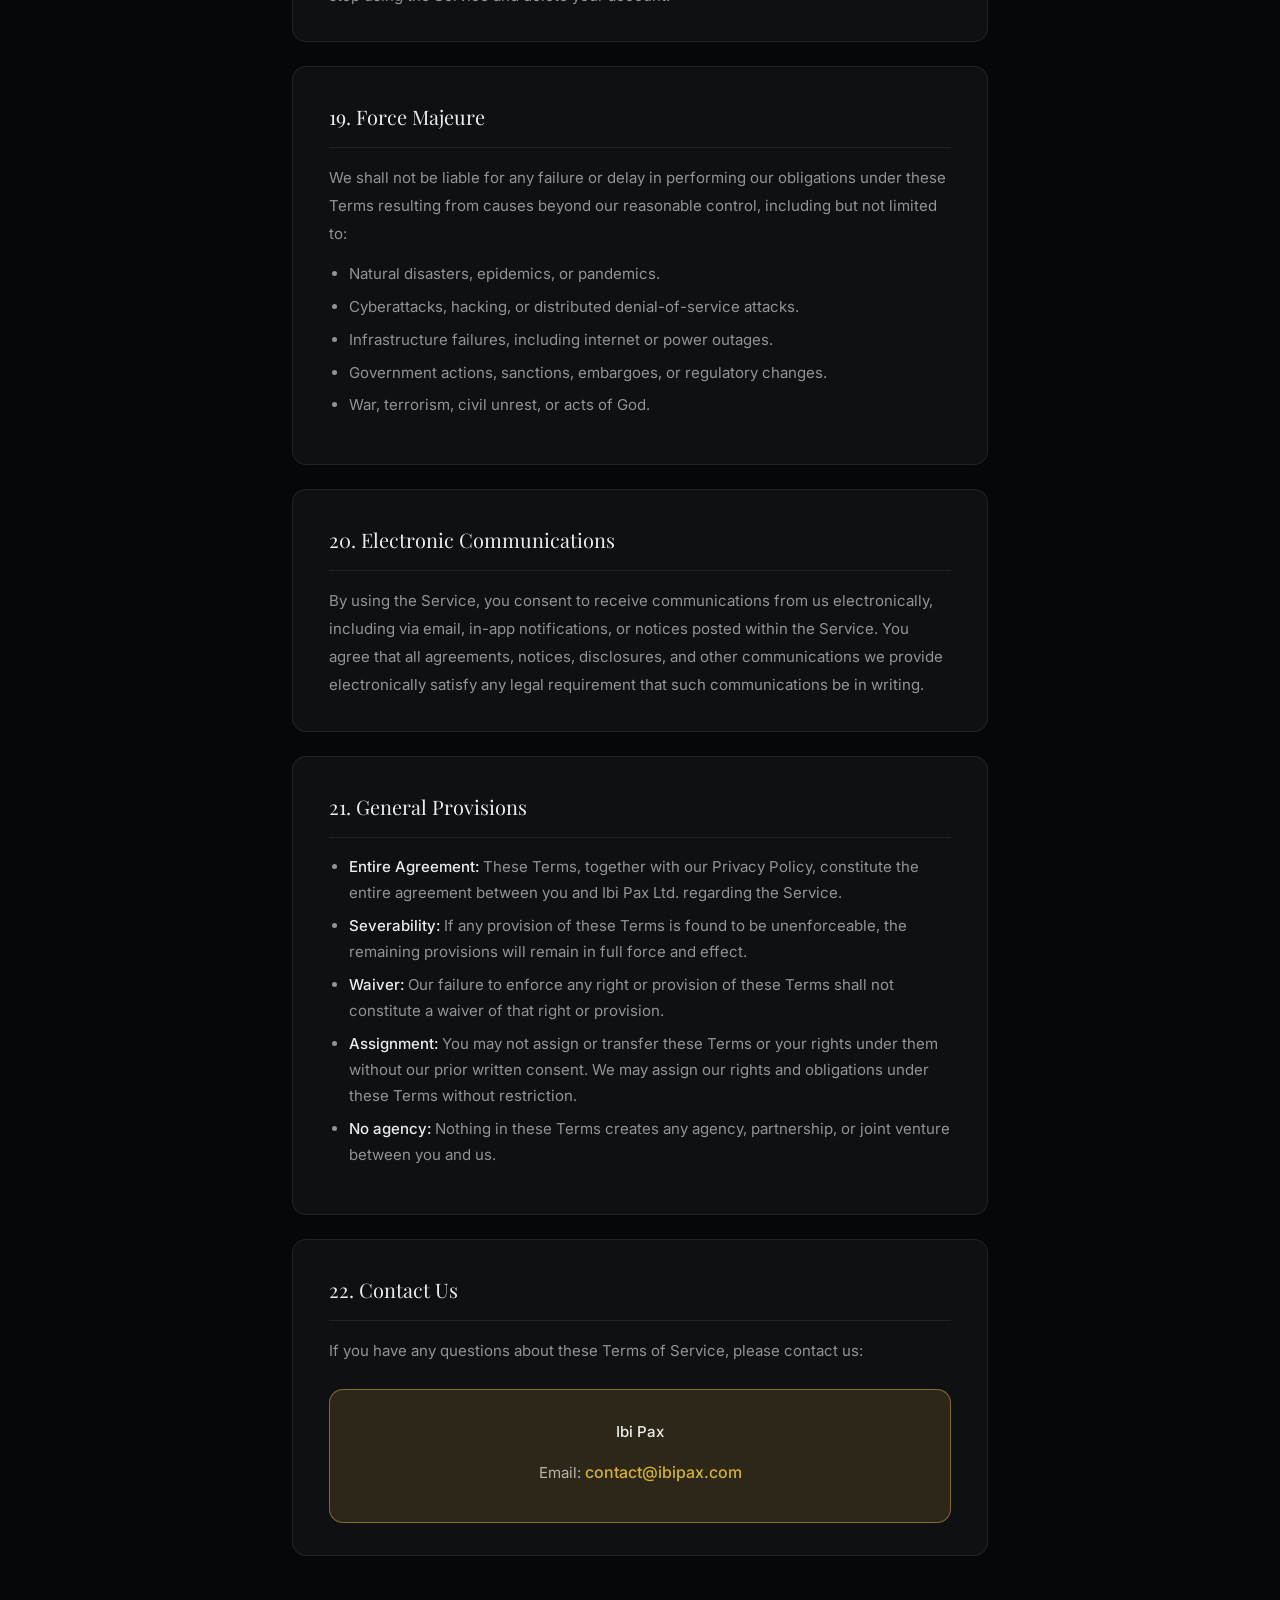
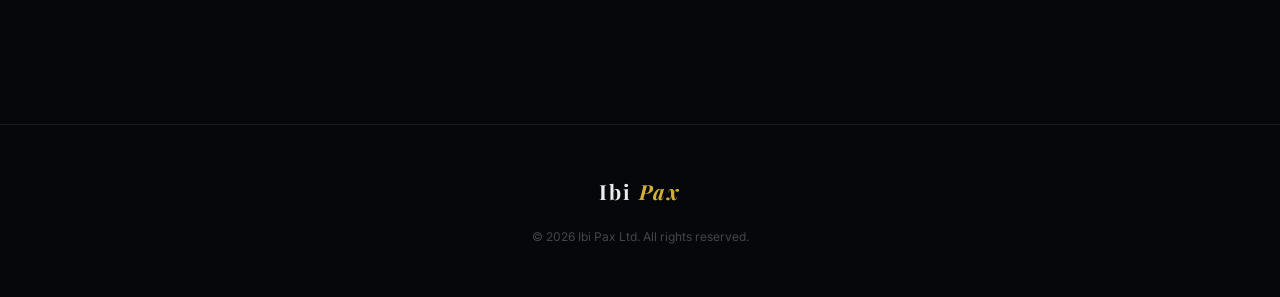
<file: terms-of-service.html>
<!DOCTYPE html>
<html lang="en">
<head>
  <meta charset="UTF-8"/>
  <meta name="viewport" content="width=device-width, initial-scale=1.0"/>
  <meta name="theme-color" content="#05070a"/>
  <title>Terms of Service — Ibi Pax: Catholic Treasures</title>
  <link rel="icon" href="icon final 2.png" type="image/png"/>
  <link href="https://fonts.googleapis.com/css2?family=Playfair+Display:ital,wght@0,400;0,700;1,400&family=Inter:wght@300;400;500;600&display=swap" rel="stylesheet"/>
  <style>
    *, *::before, *::after { box-sizing: border-box; margin: 0; padding: 0; }

    :root {
      --void:    #05070a;
      --gold:    #d4af37;
      --gold-s:  rgba(212,175,55,0.5);
      --gold-xs: rgba(212,175,55,0.15);
      --text:    rgba(255,255,255,0.92);
      --muted:   rgba(255,255,255,0.55);
      --dim:     rgba(255,255,255,0.25);
      --stroke:  rgba(255,255,255,0.08);
      --panel:   rgba(255,255,255,0.04);
    }

    html { scroll-behavior: smooth; }

    body {
      font-family: 'Inter', system-ui, sans-serif;
      background: var(--void);
      color: var(--text);
      line-height: 1.8;
      font-size: 16px;
    }

    /* Background */
    .bg-photo {
      position: fixed; inset: 0; z-index: -2;
      background: url('milkyway_bg.png') center center / cover no-repeat;
    }
    .bg-overlay {
      position: fixed; inset: 0; z-index: -1;
      background: rgba(5,7,10,0.82);
    }

    ::-webkit-scrollbar { width: 4px; }
    ::-webkit-scrollbar-track { background: var(--void); }
    ::-webkit-scrollbar-thumb { background: var(--gold-xs); border-radius: 2px; }

    /* Nav */
    nav {
      position: fixed; top: 0; left: 0; right: 0; z-index: 100;
      display: flex; align-items: center; justify-content: space-between;
      padding: 1.25rem 3rem;
      background: rgba(5,7,10,0.90);
      backdrop-filter: blur(12px);
      border-bottom: 1px solid var(--stroke);
    }
    .nav-logo {
      font-family: 'Playfair Display', serif;
      font-size: 1.3rem; font-weight: 700;
      letter-spacing: 0.1em; color: var(--text); text-decoration: none;
    }
    .nav-logo .pax { font-style: italic; color: var(--gold); }
    .nav-back {
      font-size: 0.72rem; letter-spacing: 0.18em; text-transform: uppercase;
      color: var(--muted); text-decoration: none; transition: color 0.2s;
    }
    .nav-back:hover { color: var(--gold); }

    /* Page layout */
    .page {
      max-width: 760px;
      margin: 0 auto;
      padding: 9rem 2rem 6rem;
    }

    /* Header */
    .page-eyebrow {
      display: block;
      font-size: 0.70rem; letter-spacing: 0.3em; text-transform: uppercase;
      color: var(--gold); margin-bottom: 1rem;
    }
    .page-title {
      font-family: 'Playfair Display', serif;
      font-size: clamp(2rem, 5vw, 3rem);
      font-weight: 400; line-height: 1.2;
      color: var(--text); margin-bottom: 0.75rem;
    }
    .page-meta {
      font-size: 0.80rem; color: var(--muted);
      letter-spacing: 0.05em; margin-bottom: 3rem;
    }
    .gold-rule {
      width: 40px; height: 1px;
      background: var(--gold-s); margin-bottom: 3rem;
    }

    /* Sections */
    .policy-section {
      background: var(--panel);
      border: 1px solid var(--stroke);
      border-radius: 14px;
      padding: 2rem 2.25rem;
      margin-bottom: 1.5rem;
    }

    h2 {
      font-family: 'Playfair Display', serif;
      font-size: 1.25rem; font-weight: 400;
      color: var(--text); margin-bottom: 1rem;
      padding-bottom: 0.75rem;
      border-bottom: 1px solid var(--stroke);
    }

    h3 {
      font-size: 0.88rem; font-weight: 600;
      letter-spacing: 0.06em; text-transform: uppercase;
      color: var(--gold); margin: 1.5rem 0 0.5rem;
    }
    h3:first-of-type { margin-top: 0.5rem; }

    p {
      font-size: 0.94rem; color: var(--muted);
      margin-bottom: 0.85rem; line-height: 1.85;
    }
    p:last-child { margin-bottom: 0; }

    ul {
      margin: 0.5rem 0 0.85rem 1.25rem;
      color: var(--muted); font-size: 0.94rem;
    }
    ul li { margin-bottom: 0.4rem; line-height: 1.75; }

    a { color: var(--gold); text-decoration: none; }
    a:hover { text-decoration: underline; }

    strong { color: var(--text); font-weight: 500; }

    /* Highlight box */
    .highlight {
      background: var(--gold-xs);
      border-left: 2px solid var(--gold-s);
      border-radius: 0 8px 8px 0;
      padding: 1rem 1.25rem;
      margin: 1rem 0;
      font-size: 0.90rem;
      color: rgba(255,255,255,0.70);
      line-height: 1.75;
    }

    /* Contact block */
    .contact-block {
      background: var(--gold-xs);
      border: 1px solid var(--gold-s);
      border-radius: 14px;
      padding: 1.75rem 2.25rem;
      margin-top: 1.5rem;
      text-align: center;
    }
    .contact-block p { color: rgba(255,255,255,0.65); margin-bottom: 0.4rem; }
    .contact-block a { color: var(--gold); font-size: 1rem; font-weight: 500; }

    /* Footer */
    footer {
      text-align: center;
      padding: 3rem 2rem;
      border-top: 1px solid var(--stroke);
      margin-top: 3rem;
    }
    .footer-logo {
      font-family: 'Playfair Display', serif;
      font-size: 1.3rem; font-weight: 700;
      letter-spacing: 0.1em; color: var(--text);
      margin-bottom: 0.5rem;
    }
    .footer-logo .pax { font-style: italic; color: var(--gold); }
    .footer-copy { font-size: 0.75rem; color: var(--dim); margin-top: 1rem; }

    @media (max-width: 600px) {
      nav { padding: 1rem 1.5rem; }
      .policy-section { padding: 1.5rem; }
    }
  </style>
</head>
<body>

  <div class="bg-photo" aria-hidden="true"></div>
  <div class="bg-overlay" aria-hidden="true"></div>

  <nav>
    <a class="nav-logo" href="index.html">Ibi <span class="pax">Pax</span></a>
    <a class="nav-back" href="catholic-treasures.html">&larr; Back to Catholic Treasures</a>
  </nav>

  <main class="page">

    <span class="page-eyebrow">Legal</span>
    <h1 class="page-title">Terms of Service</h1>
    <p class="page-meta">Effective Date: October 5, 2026</p>
    <div class="gold-rule"></div>

    <div class="highlight">
      Please read these Terms of Service carefully before using Ibi Pax: Catholic Treasures. By downloading, installing, or using the app, you agree to be bound by these terms. If you do not agree, please do not use the app.
    </div>

    <!-- 1. Acceptance of Terms -->
    <div class="policy-section">
      <h2>1. Acceptance of Terms</h2>
      <p>
        These Terms of Service ("Terms") constitute a legally binding agreement between you ("you" or "user") and <strong>Ibi Pax Ltd.</strong> ("we", "our", or "us") governing your use of the Ibi Pax: Catholic Treasures mobile application and website (collectively, the "Service").
      </p>
      <p>
        By creating an account, downloading, or otherwise accessing or using the Service, you acknowledge that you have read, understood, and agree to be bound by these Terms and our <a href="privacy-policy.html">Privacy Policy</a>, which is incorporated herein by reference.
      </p>
      <p>
        If you are accessing or using the Service on behalf of an organisation, you represent that you have the authority to bind that organisation to these Terms.
      </p>
    </div>

    <!-- 2. Eligibility -->
    <div class="policy-section">
      <h2>2. Eligibility</h2>
      <p>
        You must be at least <strong>13 years of age</strong> to use the Service. If you are under 18 (or the age of majority in your jurisdiction), you must have the consent of a parent or legal guardian to use the Service. If you reside in the European Union, the minimum age of digital consent may be up to 16, depending on your country.
      </p>
      <p>
        By using the Service, you represent and warrant that you meet the applicable age requirements. If we learn that we have collected personal data from a child under 13 without parental consent, we will promptly delete that information.
      </p>
    </div>

    <!-- 3. Description of Service -->
    <div class="policy-section">
      <h2>3. Description of Service</h2>
      <p>
        Ibi Pax: Catholic Treasures is a Catholic spiritual companion app that provides access to saints' stories, prayers, sacred music, meditations, spiritual readings, sacred art, and an AI-powered spiritual guide (the "Celestial Guide"). The Service is designed to help users explore and engage with the two-thousand-year spiritual heritage of the Catholic Church.
      </p>
      <p>
        We reserve the right to modify, suspend, or discontinue any part of the Service at any time, with or without notice. We shall not be liable to you or any third party for any modification, suspension, or discontinuation of the Service. We reserve the right to discontinue the Service in its entirety at any time, without liability.
      </p>
    </div>

    <!-- 4. Accounts -->
    <div class="policy-section">
      <h2>4. Your Account</h2>
      <p>
        To access certain features of the Service, you may be required to create an account. You agree to:
      </p>
      <ul>
        <li>Provide accurate, current, and complete information during registration.</li>
        <li>Keep your account credentials secure and confidential.</li>
        <li>Notify us immediately of any unauthorised use of your account.</li>
        <li>Accept responsibility for all activity that occurs under your account.</li>
      </ul>
      <p>
        We reserve the right to suspend or terminate your account if any information you provide is found to be inaccurate, misleading, or in violation of these Terms.
      </p>
    </div>

    <!-- 5. Purchases and Advertising -->
    <div class="policy-section">
      <h2>5. Purchases and Advertising</h2>
      <p>
        Some content in the Service, such as the deeper meditation themes and the full Christian art collection, can be opened in two ways:
      </p>
      <ul>
        <li><strong>Watching a short video:</strong> you may choose to watch a short advertisement to open one section for 24 hours. Advertisements are provided by Google AdMob and are shown only when you choose to watch one. See our <a href="privacy-policy.html">Privacy Policy</a> for how this works.</li>
        <li><strong>A one-time purchase:</strong> Full Access, or the Supporter option, which gives the same access, unlocks this content with no advertisements.</li>
      </ul>
      <p>
        If you make a purchase:
      </p>
      <ul>
        <li><strong>Billing:</strong> All payments are processed through the Apple App Store or Google Play Store. By purchasing, you agree to the payment terms presented to you at the time of purchase, as well as the applicable store's terms of service.</li>
        <li><strong>One-time payment:</strong> Full Access and the Supporter option are one-time purchases. They do not renew, and you will not be charged again.</li>
        <li><strong>Restoring:</strong> Purchases are linked to the Apple ID or Google account used to make them and can be restored with <em>Restore Purchases</em> in the app.</li>
        <li><strong>Refunds:</strong> All payments are non-refundable, except as required by applicable law or the refund policies of the Apple App Store or Google Play Store. We do not process refunds directly.</li>
        <li><strong>Price changes:</strong> We may change prices from time to time. Price changes do not affect purchases already made.</li>
        <li><strong>Earlier subscriptions:</strong> If you subscribed in an earlier version of the app, your subscription renews automatically at the end of each billing period unless you cancel it through your device's app store settings. Cancellation takes effect at the end of the current billing period.</li>
      </ul>

      <h3>Lifetime Access</h3>
      <p>
        Full Access and the Supporter option grant access to the paid features of the Service for as long as the Service remains available. However, we make no warranties or representations that any features included in that access will continue to be available for any particular period of time. In particular, we:
      </p>
      <ul>
        <li>Do not guarantee the duration of the Service or any of its features.</li>
        <li>May modify, suspend, or discontinue any features at any time, with or without notice.</li>
      </ul>
      <p>
        Lifetime access does not guarantee continued availability of any specific feature or the Service itself. Purchases are non-transferable and may not be shared across multiple accounts. You acknowledge that Ibi Pax Ltd. may end your lifetime access at any time if you violate any of these Terms of Service.
      </p>
    </div>

    <!-- 6. User Conduct -->
    <div class="policy-section">
      <h2>6. User Conduct</h2>
      <p>
        You agree to use the Service only for lawful purposes and in accordance with these Terms. You agree not to:
      </p>
      <ul>
        <li>Use the Service in any way that violates any applicable law or regulation.</li>
        <li>Attempt to gain unauthorised access to any part of the Service, other users' accounts, or any systems or networks connected to the Service.</li>
        <li>Use the Service to transmit any harmful, threatening, abusive, harassing, defamatory, or otherwise objectionable content.</li>
        <li>Interfere with or disrupt the Service or the servers and networks that host it.</li>
        <li>Use any automated means (including bots, scrapers, or spiders) to access or collect data from the Service without our prior written consent.</li>
        <li>Reproduce, duplicate, copy, sell, resell, or otherwise exploit any portion of the Service for commercial purposes without our express permission.</li>
        <li>Reverse-engineer, decompile, disassemble, or attempt to derive the source code of the app.</li>
      </ul>
    </div>

    <!-- 7. AI Features -->
    <div class="policy-section">
      <h2>7. AI-Powered Features (Celestial Guide)</h2>
      <p>
        The Service includes the <strong>Celestial Guide</strong>, an AI-powered spiritual companion. By using this feature, you acknowledge and agree to the following:
      </p>

      <h3>Not a substitute for professional guidance</h3>
      <p>
        The Celestial Guide is an AI tool designed to assist with questions about Catholic faith, prayer, and tradition. It is <strong>not a substitute</strong> for the guidance of ordained clergy, licensed counsellors, medical professionals, or any other qualified professional. You should not rely on AI-generated responses for decisions regarding your physical or mental health, legal matters, financial affairs, or any situation requiring professional expertise.
      </p>

      <h3>No guarantee of accuracy</h3>
      <p>
        While the Celestial Guide is designed to be faithful to Catholic teaching and the Magisterium, AI-generated content may occasionally contain errors, inaccuracies, or incomplete information. We make reasonable efforts to ensure quality, but we do not warrant that all responses will be accurate, complete, or current.
      </p>

      <h3>Third-party processing</h3>
      <p>
        Messages sent to the Celestial Guide are processed by a third-party AI provider (Anthropic). Please refer to our <a href="privacy-policy.html">Privacy Policy</a> for details on how your data is handled in connection with this feature.
      </p>

      <h3>Appropriate use</h3>
      <p>
        You agree to use the Celestial Guide respectfully and in accordance with its intended purpose as a spiritual resource. We reserve the right to limit or restrict access to this feature if it is misused.
      </p>
    </div>

    <!-- 8. Intellectual Property -->
    <div class="policy-section">
      <h2>8. Intellectual Property</h2>
      <p>
        All content, features, and functionality of the Service — including but not limited to text, graphics, images, icons, audio, music playlists, curated artwork descriptions, software, and design — are the property of Ibi Pax Ltd. or its licensors and are protected by international copyright, trademark, and other intellectual property laws.
      </p>
      <p>
        You are granted a limited, non-exclusive, non-transferable, revocable licence to access and use the Service for your personal, non-commercial purposes, subject to these Terms. This licence does not include the right to:
      </p>
      <ul>
        <li>Modify, reproduce, or distribute any content from the Service.</li>
        <li>Use the Service's content to create derivative works.</li>
        <li>Remove any copyright, trademark, or other proprietary notices from the Service.</li>
      </ul>
      <p>
        The name "Ibi Pax", the Ibi Pax logo, and all related names, logos, product and service names, designs, and slogans are trademarks of Ibi Pax Ltd. You may not use them without our prior written permission.
      </p>
    </div>

    <!-- 9. User Content -->
    <div class="policy-section">
      <h2>9. User Content</h2>
      <p>
        If the Service allows you to submit, post, or share content (such as prayer intentions, notes, or messages), you retain ownership of any intellectual property rights you hold in that content. However, by submitting content through the Service, you grant us a worldwide, non-exclusive, royalty-free licence to use, store, and process that content solely for the purpose of operating and improving the Service.
      </p>
      <p>
        You are solely responsible for the content you submit and represent that you have all necessary rights to do so. We reserve the right to remove any content that violates these Terms or that we find objectionable, at our sole discretion.
      </p>
    </div>

    <!-- 10. Third-Party Services -->
    <div class="policy-section">
      <h2>10. Third-Party Services and Links</h2>
      <p>
        The Service may contain links to, or integrate with, third-party websites, services, or content that are not owned or controlled by us. We are not responsible for the content, privacy policies, or practices of any third-party services. Your use of third-party services is at your own risk and subject to those third parties' terms and conditions.
      </p>
      <p>
        Third-party services that the app may interact with include, but are not limited to, the Apple App Store, Google Play Store, and Anthropic (for the Celestial Guide feature).
      </p>
    </div>

    <!-- 11. Data, Service Availability, and Risk -->
    <div class="policy-section">
      <h2>11. Data, Service Availability, and Risk</h2>
      <p>We do not guarantee that:</p>
      <ul>
        <li>The Service will be uninterrupted or error-free.</li>
        <li>Data will be preserved without loss.</li>
        <li>Content will remain available.</li>
      </ul>
      <p>You acknowledge that:</p>
      <ul>
        <li>Data may be lost, corrupted, or become inaccessible.</li>
        <li>You are responsible for maintaining your own backups where appropriate.</li>
      </ul>
    </div>

    <!-- 12. Disclaimers -->
    <div class="policy-section">
      <h2>12. Disclaimers</h2>
      <p>
        THE SERVICE IS PROVIDED ON AN "AS IS" AND "AS AVAILABLE" BASIS, WITHOUT WARRANTIES OF ANY KIND, EITHER EXPRESS OR IMPLIED, INCLUDING BUT NOT LIMITED TO IMPLIED WARRANTIES OF MERCHANTABILITY, FITNESS FOR A PARTICULAR PURPOSE, AND NON-INFRINGEMENT.
      </p>
      <p>
        We do not warrant that:
      </p>
      <ul>
        <li>The Service will be uninterrupted, timely, secure, or error-free.</li>
        <li>The results obtained from the use of the Service (including AI-generated content) will be accurate, reliable, or complete.</li>
        <li>Any errors in the Service will be corrected.</li>
      </ul>
      <p>
        The spiritual content provided through the Service — including saints' stories, prayers, meditations, and AI-generated guidance — is offered for devotional and informational purposes only. It does not constitute official Church teaching, theological advice, or pastoral counsel, and should not be treated as such.
      </p>
    </div>

    <!-- 13. No Reliance and Nature of Content -->
    <div class="policy-section">
      <h2>13. No Reliance and Nature of Content</h2>
      <p>
        The Service, including the Celestial Guide and all content provided therein:
      </p>
      <ul>
        <li>Does not constitute theological, pastoral, medical, psychological, legal, or financial advice.</li>
        <li>Does not represent official teachings or authority of the Catholic Church.</li>
        <li>Must not be relied upon for decision-making of any kind.</li>
      </ul>
      <p>
        You acknowledge that any reliance on the Service is solely at your own risk.
      </p>
    </div>

    <!-- 14. Limitation of Liability -->
    <div class="policy-section">
      <h2>14. Limitation of Liability</h2>
      <p>
        TO THE MAXIMUM EXTENT PERMITTED BY APPLICABLE LAW, IN NO EVENT SHALL IBI PAX LTD., ITS DIRECTORS, EMPLOYEES, PARTNERS, AGENTS, SUPPLIERS, OR AFFILIATES BE LIABLE FOR ANY INDIRECT, INCIDENTAL, SPECIAL, CONSEQUENTIAL, OR PUNITIVE DAMAGES, INCLUDING WITHOUT LIMITATION LOSS OF PROFITS, DATA, USE, GOODWILL, OR OTHER INTANGIBLE LOSSES, ARISING OUT OF OR RELATED TO:
      </p>
      <ul>
        <li>Your access to, use of, or inability to access or use the Service.</li>
        <li>Any conduct or content of any third party on the Service.</li>
        <li>Any content obtained from the Service, including AI-generated content.</li>
        <li>Unauthorised access, use, or alteration of your transmissions or content.</li>
      </ul>
      <p>
        In no event shall our total aggregate liability for all claims arising out of or relating to the Service exceed the amount you have paid us in the twelve (12) months immediately preceding the event giving rise to the claim, or USD 50 (or equivalent in local currency), whichever is greater.
      </p>
    </div>

    <!-- 15. Indemnification -->
    <div class="policy-section">
      <h2>15. Indemnification</h2>
      <p>
        You agree to defend, indemnify, and hold harmless Ibi Pax Ltd. and its officers, directors, employees, and agents from and against any claims, liabilities, damages, losses, and expenses (including reasonable legal fees) arising out of or in any way connected with:
      </p>
      <ul>
        <li>Your access to or use of the Service.</li>
        <li>Your violation of these Terms.</li>
        <li>Your violation of any third-party right, including any intellectual property or privacy right.</li>
        <li>Any content you submit through the Service.</li>
      </ul>
    </div>

    <!-- 16. Termination -->
    <div class="policy-section">
      <h2>16. Termination</h2>
      <p>
        We may terminate or suspend your access to the Service immediately, without prior notice or liability, for any reason, including if you breach these Terms. Upon termination:
      </p>
      <ul>
        <li>Your right to use the Service will immediately cease.</li>
        <li>We may delete your account and any associated data, subject to our <a href="privacy-policy.html">Privacy Policy</a> and applicable data retention obligations.</li>
        <li>All provisions of these Terms that by their nature should survive termination shall survive, including ownership provisions, warranty disclaimers, indemnity, and limitations of liability.</li>
      </ul>
      <p>
        You may terminate your account at any time by deleting your account through the app or by contacting us. One-time purchases need no cancellation. If you have an active subscription from an earlier version of the app, please cancel it through your app store before deleting your account.
      </p>
    </div>

    <!-- 17. Governing Law -->
    <div class="policy-section">
      <h2>17. Governing Law and Disputes</h2>
      <p>
        These Terms shall be governed by and construed in accordance with the laws of the Hong Kong Special Administrative Region ("Hong Kong"), without regard to conflict-of-law principles.
      </p>
      <p>
        Any dispute arising out of or relating to these Terms or the Service shall be subject to the exclusive jurisdiction of the courts of Hong Kong, except where mandatory consumer protection laws in your country of residence provide otherwise.
      </p>
    </div>

    <!-- 18. Changes to Terms -->
    <div class="policy-section">
      <h2>18. Changes to These Terms</h2>
      <p>
        We reserve the right to modify these Terms at any time. When we make material changes, we will notify you by updating the "Effective Date" at the top of this page and, where appropriate, by providing notice through the app or by email.
      </p>
      <p>
        Your continued use of the Service after revised Terms become effective constitutes your acceptance of the changes. If you do not agree to the revised Terms, you must stop using the Service and delete your account.
      </p>
    </div>

    <!-- 19. Force Majeure -->
    <div class="policy-section">
      <h2>19. Force Majeure</h2>
      <p>
        We shall not be liable for any failure or delay in performing our obligations under these Terms resulting from causes beyond our reasonable control, including but not limited to:
      </p>
      <ul>
        <li>Natural disasters, epidemics, or pandemics.</li>
        <li>Cyberattacks, hacking, or distributed denial-of-service attacks.</li>
        <li>Infrastructure failures, including internet or power outages.</li>
        <li>Government actions, sanctions, embargoes, or regulatory changes.</li>
        <li>War, terrorism, civil unrest, or acts of God.</li>
      </ul>
    </div>

    <!-- 20. Electronic Communications -->
    <div class="policy-section">
      <h2>20. Electronic Communications</h2>
      <p>
        By using the Service, you consent to receive communications from us electronically, including via email, in-app notifications, or notices posted within the Service. You agree that all agreements, notices, disclosures, and other communications we provide electronically satisfy any legal requirement that such communications be in writing.
      </p>
    </div>

    <!-- 21. General Provisions -->
    <div class="policy-section">
      <h2>21. General Provisions</h2>
      <ul>
        <li><strong>Entire Agreement:</strong> These Terms, together with our Privacy Policy, constitute the entire agreement between you and Ibi Pax Ltd. regarding the Service.</li>
        <li><strong>Severability:</strong> If any provision of these Terms is found to be unenforceable, the remaining provisions will remain in full force and effect.</li>
        <li><strong>Waiver:</strong> Our failure to enforce any right or provision of these Terms shall not constitute a waiver of that right or provision.</li>
        <li><strong>Assignment:</strong> You may not assign or transfer these Terms or your rights under them without our prior written consent. We may assign our rights and obligations under these Terms without restriction.</li>
        <li><strong>No agency:</strong> Nothing in these Terms creates any agency, partnership, or joint venture between you and us.</li>
      </ul>
    </div>

    <!-- 22. Contact -->
    <div class="policy-section">
      <h2>22. Contact Us</h2>
      <p>If you have any questions about these Terms of Service, please contact us:</p>
      <div class="contact-block">
        <p><strong>Ibi Pax</strong></p>
        <p style="margin-top:0.75rem;">Email: <span id="contact-email"></span></p>
        <script>
          (function() {
            var e = 'contact' + '@' + 'ibipax.com';
            var s = document.getElementById('contact-email');
            s.innerHTML = '<a href="mailto:' + e + '">' + e + '</a>';
          })();
        </script>
      </div>
    </div>

  </main>

  <footer>
    <div class="footer-logo">Ibi <span class="pax">Pax</span></div>
    <p class="footer-copy">&copy; 2026 Ibi Pax Ltd. All rights reserved.</p>
  </footer>

</body>
</html>
</file>
<file: assets/css/site.css>
/* ibipax.com: shared styles (header, footer, Polychrome homepage, Polychrome privacy policy).
   The Catholic Treasures page adds catholic-treasures.css on top of this file. */

/* ---------- Fonts (self-hosted, SIL Open Font License; see assets/fonts) ---------- */
@font-face { font-family: 'Cormorant Garamond'; font-style: normal; font-weight: 300 700; font-display: swap;
  src: url(../fonts/cormorant-garamond-latin-wght-normal.woff2) format('woff2');
  unicode-range: U+0000-00FF,U+0131,U+0152-0153,U+02BB-02BC,U+02C6,U+02DA,U+02DC,U+0304,U+0308,U+0329,U+2000-206F,U+20AC,U+2122,U+2191,U+2193,U+2212,U+2215,U+FEFF,U+FFFD; }
@font-face { font-family: 'Cormorant Garamond'; font-style: normal; font-weight: 300 700; font-display: swap;
  src: url(../fonts/cormorant-garamond-latin-ext-wght-normal.woff2) format('woff2');
  unicode-range: U+0100-02BA,U+02BD-02C5,U+02C7-02CC,U+02CE-02D7,U+02DD-02FF,U+0304,U+0308,U+0329,U+1D00-1DBF,U+1E00-1E9F,U+1EF2-1EFF,U+2020,U+20A0-20AB,U+20AD-20C0,U+2113,U+2C60-2C7F,U+A720-A7FF; }
@font-face { font-family: 'Cormorant Garamond'; font-style: italic; font-weight: 300 700; font-display: swap;
  src: url(../fonts/cormorant-garamond-latin-wght-italic.woff2) format('woff2');
  unicode-range: U+0000-00FF,U+0131,U+0152-0153,U+02BB-02BC,U+02C6,U+02DA,U+02DC,U+0304,U+0308,U+0329,U+2000-206F,U+20AC,U+2122,U+2191,U+2193,U+2212,U+2215,U+FEFF,U+FFFD; }
@font-face { font-family: 'Cormorant Garamond'; font-style: italic; font-weight: 300 700; font-display: swap;
  src: url(../fonts/cormorant-garamond-latin-ext-wght-italic.woff2) format('woff2');
  unicode-range: U+0100-02BA,U+02BD-02C5,U+02C7-02CC,U+02CE-02D7,U+02DD-02FF,U+0304,U+0308,U+0329,U+1D00-1DBF,U+1E00-1E9F,U+1EF2-1EFF,U+2020,U+20A0-20AB,U+20AD-20C0,U+2113,U+2C60-2C7F,U+A720-A7FF; }
@font-face { font-family: 'Alegreya'; font-style: normal; font-weight: 400 900; font-display: swap;
  src: url(../fonts/alegreya-latin-wght-normal.woff2) format('woff2');
  unicode-range: U+0000-00FF,U+0131,U+0152-0153,U+02BB-02BC,U+02C6,U+02DA,U+02DC,U+0304,U+0308,U+0329,U+2000-206F,U+20AC,U+2122,U+2191,U+2193,U+2212,U+2215,U+FEFF,U+FFFD; }
@font-face { font-family: 'Alegreya'; font-style: normal; font-weight: 400 900; font-display: swap;
  src: url(../fonts/alegreya-latin-ext-wght-normal.woff2) format('woff2');
  unicode-range: U+0100-02BA,U+02BD-02C5,U+02C7-02CC,U+02CE-02D7,U+02DD-02FF,U+0304,U+0308,U+0329,U+1D00-1DBF,U+1E00-1E9F,U+1EF2-1EFF,U+2020,U+20A0-20AB,U+20AD-20C0,U+2113,U+2C60-2C7F,U+A720-A7FF; }
@font-face { font-family: 'Alegreya'; font-style: italic; font-weight: 400 900; font-display: swap;
  src: url(../fonts/alegreya-latin-wght-italic.woff2) format('woff2');
  unicode-range: U+0000-00FF,U+0131,U+0152-0153,U+02BB-02BC,U+02C6,U+02DA,U+02DC,U+0304,U+0308,U+0329,U+2000-206F,U+20AC,U+2122,U+2191,U+2193,U+2212,U+2215,U+FEFF,U+FFFD; }
@font-face { font-family: 'Alegreya'; font-style: italic; font-weight: 400 900; font-display: swap;
  src: url(../fonts/alegreya-latin-ext-wght-italic.woff2) format('woff2');
  unicode-range: U+0100-02BA,U+02BD-02C5,U+02C7-02CC,U+02CE-02D7,U+02DD-02FF,U+0304,U+0308,U+0329,U+1D00-1DBF,U+1E00-1E9F,U+1EF2-1EFF,U+2020,U+20A0-20AB,U+20AD-20C0,U+2113,U+2C60-2C7F,U+A720-A7FF; }
@font-face { font-family: 'Playfair Display'; font-style: normal; font-weight: 400 900; font-display: swap;
  src: url(../fonts/playfair-display-latin-wght-normal.woff2) format('woff2');
  unicode-range: U+0000-00FF,U+0131,U+0152-0153,U+02BB-02BC,U+02C6,U+02DA,U+02DC,U+0304,U+0308,U+0329,U+2000-206F,U+20AC,U+2122,U+2191,U+2193,U+2212,U+2215,U+FEFF,U+FFFD; }
@font-face { font-family: 'Playfair Display'; font-style: normal; font-weight: 400 900; font-display: swap;
  src: url(../fonts/playfair-display-latin-ext-wght-normal.woff2) format('woff2');
  unicode-range: U+0100-02BA,U+02BD-02C5,U+02C7-02CC,U+02CE-02D7,U+02DD-02FF,U+0304,U+0308,U+0329,U+1D00-1DBF,U+1E00-1E9F,U+1EF2-1EFF,U+2020,U+20A0-20AB,U+20AD-20C0,U+2113,U+2C60-2C7F,U+A720-A7FF; }
@font-face { font-family: 'Playfair Display'; font-style: italic; font-weight: 400 900; font-display: swap;
  src: url(../fonts/playfair-display-latin-wght-italic.woff2) format('woff2');
  unicode-range: U+0000-00FF,U+0131,U+0152-0153,U+02BB-02BC,U+02C6,U+02DA,U+02DC,U+0304,U+0308,U+0329,U+2000-206F,U+20AC,U+2122,U+2191,U+2193,U+2212,U+2215,U+FEFF,U+FFFD; }
@font-face { font-family: 'Playfair Display'; font-style: italic; font-weight: 400 900; font-display: swap;
  src: url(../fonts/playfair-display-latin-ext-wght-italic.woff2) format('woff2');
  unicode-range: U+0100-02BA,U+02BD-02C5,U+02C7-02CC,U+02CE-02D7,U+02DD-02FF,U+0304,U+0308,U+0329,U+1D00-1DBF,U+1E00-1E9F,U+1EF2-1EFF,U+2020,U+20A0-20AB,U+20AD-20C0,U+2113,U+2C60-2C7F,U+A720-A7FF; }
@font-face { font-family: 'Inter'; font-style: normal; font-weight: 100 900; font-display: swap;
  src: url(../fonts/inter-latin-wght-normal.woff2) format('woff2');
  unicode-range: U+0000-00FF,U+0131,U+0152-0153,U+02BB-02BC,U+02C6,U+02DA,U+02DC,U+0304,U+0308,U+0329,U+2000-206F,U+20AC,U+2122,U+2191,U+2193,U+2212,U+2215,U+FEFF,U+FFFD; }
@font-face { font-family: 'Inter'; font-style: normal; font-weight: 100 900; font-display: swap;
  src: url(../fonts/inter-latin-ext-wght-normal.woff2) format('woff2');
  unicode-range: U+0100-02BA,U+02BD-02C5,U+02C7-02CC,U+02CE-02D7,U+02DD-02FF,U+0304,U+0308,U+0329,U+1D00-1DBF,U+1E00-1E9F,U+1EF2-1EFF,U+2020,U+20A0-20AB,U+20AD-20C0,U+2113,U+2C60-2C7F,U+A720-A7FF; }

/* ---------- Tokens ---------- */
:root {
  --ink: #070a1d;
  --ink-2: #0a0e28;
  --ink-3: #0b1030;
  --ink-deep: #05071a;
  --gold: #d9a441;
  --gold-bright: #ffe39a;
  --gold-hover: #fff4cf;
  --on-gold: #1a1206;
  --ivory: #f4ead2;
  --ivory-strong: #fbf4e2;
  --muted: #cdbf9f;
  --dim: #a59d88;
  --line: rgba(217, 164, 65, 0.24);
  --line-soft: rgba(217, 164, 65, 0.14);
  --line-strong: rgba(217, 164, 65, 0.55);
  --panel: rgba(255, 255, 255, 0.03);
  --ruby: #e2574c;
  --sapphire: #6f97ee;
  --amber: #e0a12a;
  --emerald: #4cc08a;
  --font-display: 'Cormorant Garamond', Georgia, 'Times New Roman', serif;
  --font-text: 'Alegreya', Georgia, 'Times New Roman', serif;
  --container: 1240px;
  --gutter: clamp(20px, 4vw, 48px);
  --header-h: 72px;
  color-scheme: dark;
}

/* ---------- Base ---------- */
*, *::before, *::after { box-sizing: border-box; }
html { scroll-behavior: smooth; scroll-padding-top: calc(var(--header-h) + 12px); -webkit-text-size-adjust: 100%; }
body {
  margin: 0;
  background: var(--ink);
  color: var(--ivory);
  font-family: var(--font-text);
  font-size: 17px;
  line-height: 1.6;
  -webkit-font-smoothing: antialiased;
  min-width: 320px;
}
img { max-width: 100%; height: auto; display: block; }
a { color: var(--gold-bright); }
a:hover { color: var(--gold-hover); }
a:focus-visible, button:focus-visible, input:focus-visible { outline: 3px solid var(--gold-bright); outline-offset: 3px; }
h1, h2, h3, p, ul, ol, figure { margin: 0; }
h1, h2, h3 { text-wrap: balance; }
ul, ol { padding: 0; }

.container { width: 100%; max-width: var(--container); margin: 0 auto; padding-inline: var(--gutter); }
.visually-hidden {
  position: absolute !important; width: 1px; height: 1px; padding: 0; margin: -1px;
  overflow: hidden; clip: rect(0, 0, 0, 0); white-space: nowrap; border: 0;
}
.skip-link {
  position: absolute; left: 12px; top: -60px; z-index: 100;
  padding: 10px 18px; border-radius: 999px;
  background: var(--gold-bright); color: var(--on-gold); font-weight: 700; text-decoration: none;
}
.skip-link:focus { top: 12px; color: var(--on-gold); }

/* ---------- Buttons ---------- */
.btn {
  display: inline-flex; align-items: center; justify-content: center; gap: 10px;
  min-height: 52px; padding: 0 28px; border-radius: 999px;
  font-family: var(--font-text); font-size: 18px; line-height: 1.2; text-decoration: none;
  transition: transform .2s ease, box-shadow .2s ease, border-color .2s ease, color .2s ease;
}
.btn svg { flex: none; }
.btn--gold {
  background: linear-gradient(180deg, #ffe39a, #d9a441);
  color: var(--on-gold); font-weight: 700;
  box-shadow: 0 6px 22px rgba(217, 164, 65, 0.28);
}
.btn--gold:hover { color: var(--on-gold); transform: translateY(-1px); box-shadow: 0 10px 28px rgba(217, 164, 65, 0.38); }
.btn--ghost { border: 1px solid rgba(244, 234, 210, 0.38); color: var(--ivory); }
.btn--ghost:hover { border-color: var(--gold); color: var(--gold-bright); }
.btn--small { min-height: 44px; padding: 0 22px; font-size: 15px; }
.btn--large { min-height: 56px; padding: 0 34px; font-size: 19px; }
.btn.is-pending {
  background: transparent; color: var(--muted); font-weight: 500;
  border: 1px dashed rgba(217, 164, 65, 0.5); box-shadow: none; cursor: default;
}
.btn.is-pending:hover { transform: none; box-shadow: none; color: var(--muted); }
.btn.is-pending svg { display: none; }

/* ---------- Header ---------- */
.site-header {
  position: sticky; top: 0; z-index: 50;
  background: rgba(7, 10, 29, 0.9);
  -webkit-backdrop-filter: blur(10px); backdrop-filter: blur(10px);
  border-bottom: 1px solid rgba(217, 164, 65, 0.2);
  font-family: var(--font-text);
}
.site-nav { height: var(--header-h); display: flex; align-items: center; justify-content: space-between; gap: 24px; }
.brand {
  font-family: var(--font-display); font-weight: 600; font-size: 29px; letter-spacing: 0.02em;
  color: var(--ivory); text-decoration: none; white-space: nowrap; line-height: 1;
}
.brand:hover { color: var(--ivory); }
.brand em { font-style: italic; color: var(--gold); }
.nav-links { display: flex; align-items: center; gap: clamp(20px, 3vw, 40px); list-style: none; }
.nav-links a {
  display: inline-block; padding: 8px 0;
  font-size: 15px; letter-spacing: 0.14em; text-transform: uppercase;
  color: var(--muted); text-decoration: none; border-bottom: 1px solid transparent;
}
.nav-links a:hover { color: var(--gold-bright); }
.nav-links a[aria-current="page"] { color: var(--gold-bright); border-bottom-color: var(--gold); }
.nav-links .nav-links__cta { display: none; }
.nav-toggle {
  display: none; align-items: center; justify-content: center;
  width: 44px; height: 44px; padding: 0; border-radius: 12px;
  border: 1px solid rgba(217, 164, 65, 0.45); background: transparent; color: var(--gold-bright); cursor: pointer;
  -webkit-tap-highlight-color: transparent;
}
.nav-toggle .icon-close { display: none; }
.site-header.is-open .nav-toggle .icon-open { display: none; }
.site-header.is-open .nav-toggle .icon-close { display: block; }

@media (max-width: 860px) {
  .nav-cta { display: none; }
  .js .nav-toggle { display: inline-flex; }
  .site-nav { position: relative; }
  .js .nav-links {
    display: none;
    position: absolute; top: var(--header-h); left: 0; right: 0;
    flex-direction: column; align-items: stretch; gap: 0;
    padding: 8px var(--gutter) 22px;
    background: var(--ink);
    border-bottom: 1px solid rgba(217, 164, 65, 0.25);
    box-shadow: 0 24px 40px rgba(0, 0, 0, 0.5);
  }
  .js .site-header.is-open .nav-links { display: flex; }
  .js .nav-links li { border-bottom: 1px solid var(--line-soft); }
  .js .nav-links li:last-child { border-bottom: 0; }
  .js .nav-links:not(:has(.nav-links__cta)) { padding-bottom: 8px; } /* no gold button at the end: even space above and below the links */
  .js .nav-links a { display: block; padding: 15px 0; font-size: 15px; border-bottom: 0; }
  .js .nav-links a[aria-current="page"] { border-bottom: 0; }
  .js .nav-links .nav-links__cta { display: block; border-bottom: 0; padding-top: 18px; }
  .js .nav-links .nav-links__cta a {
    display: flex; justify-content: center; padding: 0; min-height: 52px; align-items: center;
    border-radius: 999px; background: linear-gradient(180deg, #ffe39a, #d9a441);
    color: var(--on-gold); font-weight: 700; letter-spacing: 0.04em; text-transform: none; font-size: 17px;
  }
  html:not(.js) .site-nav { height: auto; flex-wrap: wrap; padding-block: 14px; }
  html:not(.js) .nav-links { flex-wrap: wrap; gap: 4px 20px; }
}

/* ---------- Sections ---------- */
.section { padding: clamp(80px, 10vw, 136px) 0; background: var(--ink); }
.section--alt { background: var(--ink-2); border-top: 1px solid var(--line-soft); border-bottom: 1px solid var(--line-soft); }
.section-head { max-width: 780px; margin: 0 auto; text-align: center; display: flex; flex-direction: column; align-items: center; }
.eyebrow { margin: 0 0 16px; font-size: 14px; letter-spacing: 0.26em; text-transform: uppercase; color: var(--gold); line-height: 1.5; }
.section-title {
  font-family: var(--font-display); font-weight: 600;
  font-size: clamp(36px, 4.8vw, 62px); line-height: 1.05; color: var(--ivory);
}
.lede { margin-top: 24px; font-size: clamp(17px, 1.35vw, 20px); line-height: 1.65; color: var(--muted); }

/* Stained-glass rule under section titles */
.glass-rule { display: flex; gap: 3px; margin-top: 22px; }
.glass-rule span { width: 22px; height: 5px; border-radius: 2px; background: var(--c, var(--gold)); }

/* ---------- Hero ---------- */
.hero {
  position: relative; overflow: hidden;
  background-color: var(--ink);
  background-image:
    linear-gradient(90deg, rgba(7, 10, 29, 0.96) 0%, rgba(7, 10, 29, 0.82) 40%, rgba(7, 10, 29, 0.6) 72%, rgba(7, 10, 29, 0.88) 100%),
    url(../img/polychrome/hero-map.webp);
  background-size: cover; background-position: center;
  border-bottom: 1px solid rgba(217, 164, 65, 0.18);
}
.hero__inner {
  padding-top: clamp(44px, 5.5vw, 80px); padding-bottom: clamp(64px, 8vw, 104px);
  display: grid;
  grid-template-columns: minmax(0, 1fr) minmax(0, 1.46fr);
  grid-template-areas: "title title" "copy media";
  column-gap: clamp(36px, 5vw, 72px); row-gap: clamp(32px, 4vw, 52px);
  align-items: center;
}
.hero__title { grid-area: title; }
.hero__copy { grid-area: copy; min-width: 0; }
.hero__media { grid-area: media; min-width: 0; }
.hero__eyebrow {
  display: flex; align-items: center; gap: 14px; margin: 0 0 22px;
  font-size: 14px; letter-spacing: 0.24em; text-transform: uppercase; color: var(--gold);
}
.hero__eyebrow img {
  width: 40px; height: 40px; border-radius: 10px;
  box-shadow: 0 0 0 1px rgba(255, 227, 154, 0.35), 0 8px 24px rgba(58, 111, 214, 0.35);
}
.hero__wordmark {
  display: block;
  font-family: var(--font-display); font-weight: 600;
  font-size: clamp(38px, 8.6vw, 124px); line-height: 0.92; letter-spacing: 0.1em;
  color: var(--ivory-strong);
  text-shadow: 0 0 44px rgba(217, 164, 65, 0.38), 0 4px 14px rgba(0, 0, 0, 0.6);
}
.hero__subtitle {
  display: block; margin-top: 14px; font-family: var(--font-display); font-weight: 600;
  font-size: clamp(14px, 1.65vw, 24px); letter-spacing: 0.46em; text-transform: uppercase; color: var(--gold);
}
.hero__tagline { font-family: var(--font-display); font-style: italic; font-weight: 500; font-size: clamp(26px, 2.5vw, 34px); line-height: 1.25; color: var(--ivory); }
.hero__lede { margin-top: 14px; max-width: 540px; font-size: clamp(17px, 1.35vw, 20px); line-height: 1.65; color: var(--muted); }
.hero__ctas { display: flex; flex-wrap: wrap; gap: 14px; margin-top: 34px; }

/* Store badges */
.stores { margin-top: 38px; }
.stores__label { margin: 0 0 12px; font-size: 13px; letter-spacing: 0.24em; text-transform: uppercase; color: var(--dim); }
.stores__row { display: flex; flex-wrap: wrap; align-items: center; gap: 12px; }
.store-badge { display: inline-block; line-height: 0; border-radius: 999px; }
.store-badge img { height: 40px; width: auto; }
.steam-badge {
  height: 40px; display: inline-flex; align-items: center; gap: 9px; padding: 0 16px 0 13px;
  border-radius: 999px; border: 2px solid #fff; background: #000; color: #fff; text-decoration: none;
  font-family: 'Helvetica Neue', Arial, sans-serif; line-height: 1;
}
.steam-badge:hover { color: #fff; border-color: var(--gold-bright); }
.steam-badge__text { display: flex; flex-direction: column; }
.steam-badge__small { font-size: 9.5px; letter-spacing: 0.01em; }
.steam-badge__big { font-size: 16px; font-weight: 700; margin-top: 2px; }

/* ---------- Before / after slider ---------- */
.compare {
  padding: 7px; border-radius: 18px; border: 1px solid var(--line-strong); background: #0b0f26;
  box-shadow: 0 40px 100px rgba(0, 0, 0, 0.7), 0 0 120px rgba(58, 111, 214, 0.2);
}
.compare__viewport {
  --pos: 50%;
  position: relative; aspect-ratio: 1400 / 781; border-radius: 12px; overflow: hidden; background: #15182a;
  cursor: ew-resize; touch-action: pan-y; user-select: none; -webkit-user-select: none;
}
.compare__img { position: absolute; inset: 0; width: 100%; height: 100%; object-fit: cover; pointer-events: none; -webkit-user-drag: none; }
.compare__img--after { clip-path: inset(0 calc(100% - var(--pos)) 0 0); }
.compare__chip {
  position: absolute; top: 14px; z-index: 1; padding: 7px 14px; border-radius: 999px;
  background: rgba(7, 10, 29, 0.78); font-size: 12px; letter-spacing: 0.2em; text-transform: uppercase; line-height: 1.2;
  pointer-events: none;
}
.compare__chip--after { left: 14px; border: 1px solid rgba(217, 164, 65, 0.6); color: var(--gold-bright); }
.compare__chip--before { right: 14px; border: 1px solid rgba(244, 234, 210, 0.35); color: var(--ivory); }
.compare__range { position: absolute; inset: auto 0 0 0; width: 100%; opacity: 0; pointer-events: none; margin: 0; height: 1px; }
.compare__handle { position: absolute; top: 0; bottom: 0; left: var(--pos); z-index: 2; width: 0; pointer-events: none; }
.compare__line { position: absolute; top: 0; bottom: 0; left: -1px; width: 2px; background: var(--gold-bright); box-shadow: 0 0 18px rgba(255, 227, 154, 0.85); }
.compare__knob {
  position: absolute; top: 50%; left: -26px; width: 52px; height: 52px; margin-top: -26px; border-radius: 50%;
  background: rgba(7, 10, 29, 0.86); border: 2px solid var(--gold-bright);
  display: flex; align-items: center; justify-content: center; box-shadow: 0 8px 22px rgba(0, 0, 0, 0.55);
  transition: transform .15s ease;
}
.compare__viewport.is-dragging .compare__knob { transform: scale(1.08); }
.compare__range:focus-visible ~ .compare__handle .compare__knob { outline: 3px solid var(--gold-bright); outline-offset: 4px; }
.compare__caption {
  margin-top: 18px; display: flex; flex-wrap: wrap; justify-content: center; align-items: center; gap: 10px;
  font-size: 15px; color: var(--dim); text-align: center;
}
.compare__caption strong { color: var(--ivory); font-weight: 400; }

/* Gameplay clip: plays over the slider once, then hands over to it (site.js). */
.compare__video {
  position: absolute; inset: 0; z-index: 3; width: 100%; height: 100%; object-fit: cover;
  background: #15182a; transition: opacity .6s ease;
}
.compare__video.is-gone { opacity: 0; pointer-events: none; }
.compare__chip, .compare__handle { transition: opacity .5s ease; }
.compare__viewport.is-clip { cursor: pointer; }
.compare__viewport.is-clip .compare__chip, .compare__viewport.is-clip .compare__handle { opacity: 0; }
.compare__skip {
  position: absolute; top: 12px; right: 12px; z-index: 4;
  display: inline-flex; align-items: center; gap: 6px; min-height: 36px; padding: 6px 12px 6px 16px;
  border-radius: 999px; border: 1px solid rgba(244, 234, 210, 0.4); background: rgba(7, 10, 29, 0.62); color: var(--ivory);
  font-family: var(--font-text); font-size: 12px; letter-spacing: 0.2em; text-transform: uppercase; line-height: 1; cursor: pointer;
}
.compare__skip:hover { border-color: var(--gold-bright); color: var(--gold-bright); }
@media (max-width: 600px) {
  .compare__skip { top: 8px; right: 8px; min-height: 32px; padding: 4px 9px 4px 12px; font-size: 11px; letter-spacing: 0.14em; }
}
.compare__skip[hidden] { display: none; }
.compare__replay {
  min-height: 32px; padding: 0; border: 0; border-bottom: 1px solid rgba(255, 227, 154, 0.5); background: none;
  font: inherit; font-size: 15px; color: var(--gold-bright); cursor: pointer;
}
.compare__replay:hover { border-bottom-color: var(--gold-bright); }
.compare__replay[hidden] { display: none; }

/* ---------- Homepage: the game's menu map behind the page ----------
   The painted map of Europe from Polychrome's main menu stays fixed behind the whole homepage,
   under a navy veil and a vignette as in the game, and the sections are see-through over it,
   the way the night sky shows through the Catholic Treasures page. */
.page-poly::before {
  content: ""; position: fixed; top: 0; left: 0; z-index: -1;
  width: 100%; height: 100vh; height: 100lvh;
  pointer-events: none;
  background:
    radial-gradient(ellipse at center, rgba(5, 7, 26, 0) 35%, rgba(5, 7, 26, 0.7) 100%),
    linear-gradient(rgba(7, 10, 29, 0.6), rgba(7, 10, 29, 0.6)),
    url(../img/polychrome/menu-map.webp) center / cover no-repeat var(--ink);
}
.page-poly .site-header { background: rgba(7, 10, 29, 0.85); -webkit-backdrop-filter: blur(12px); backdrop-filter: blur(12px); }
.page-poly .hero { background: linear-gradient(90deg, rgba(7, 10, 29, 0.7) 0%, rgba(7, 10, 29, 0.45) 40%, rgba(7, 10, 29, 0.1) 72%, rgba(7, 10, 29, 0.35) 100%); }
.page-poly .section { background: rgba(7, 10, 29, 0.7); }
.page-poly .section--alt, .page-poly .section--wishlist { background: rgba(10, 14, 40, 0.76); }
.page-poly .section--pledge { background: rgba(11, 16, 48, 0.78); }
.page-poly .site-footer { background: rgba(5, 7, 26, 0.85); }
@media (max-width: 600px) {
  .page-poly .hero { background: linear-gradient(180deg, rgba(7, 10, 29, 0.3) 0%, rgba(7, 10, 29, 0.55) 100%); }
}

/* ---------- How it plays ---------- */
.play-grid { display: grid; grid-template-columns: repeat(auto-fit, minmax(min(100%, 300px), 1fr)); gap: 28px; margin-top: clamp(48px, 6vw, 72px); }
.play-card { display: flex; flex-direction: column; border-radius: 18px; overflow: hidden; border: 1px solid var(--line); background: var(--panel); }
.play-card img { width: 100%; aspect-ratio: 16 / 10; object-fit: cover; border-bottom: 1px solid var(--line); }
.play-card__body { padding: 28px 30px 34px; }
.play-card__num { font-family: var(--font-display); font-weight: 600; font-style: italic; font-size: 24px; color: var(--c); }
.play-card__title { margin: 2px 0 12px; font-family: var(--font-display); font-weight: 600; font-size: 36px; line-height: 1.1; color: var(--ivory); }
.play-card__text { font-size: 17px; line-height: 1.65; color: var(--muted); }

/* ---------- The pilgrimage ---------- */
.stats {
  display: grid; grid-template-columns: repeat(auto-fit, minmax(min(100%, 140px), 1fr)); gap: 16px;
  max-width: 920px; margin: clamp(40px, 5vw, 56px) auto 0; text-align: center; list-style: none;
}
.stat__num { display: block; font-family: var(--font-display); font-weight: 600; font-size: 56px; line-height: 1; color: var(--gold-bright); }
.stat__label { display: block; margin-top: 8px; font-size: 14px; letter-spacing: 0.2em; text-transform: uppercase; color: var(--muted); }
.atlas {
  width: 100%; margin-top: clamp(40px, 5vw, 56px); border-radius: 16px;
  border: 1px solid rgba(217, 164, 65, 0.4); box-shadow: 0 36px 90px rgba(0, 0, 0, 0.6);
}
.chapters { display: grid; grid-template-columns: repeat(auto-fit, minmax(min(100%, 250px), 1fr)); gap: 20px; margin-top: 28px; list-style: none; }
.chapter { padding: 24px 24px 26px; border-radius: 16px; border: 1px solid var(--line); background: var(--panel); }
.chapter__top { display: flex; align-items: center; justify-content: space-between; gap: 12px; }
.chapter__num { font-family: var(--font-display); font-weight: 700; font-size: 40px; line-height: 1; color: var(--c); }
/* Chapter I's badge: "Free to play" over "on iOS and Android", no taller than the numeral
   (40 px) so that the four chapter titles stay level. */
.chapter__tag { display: inline-flex; flex-direction: column; align-items: center; padding: 3px 14px 4px; border-radius: 14px; border: 1px solid rgba(217, 164, 65, 0.6); font-size: 12px; line-height: 1.2; letter-spacing: 0.16em; text-transform: uppercase; color: var(--gold-bright); white-space: nowrap; text-align: center; }
.chapter__tag-sub { font-size: 13.5px; font-style: italic; letter-spacing: 0.02em; text-transform: none; color: var(--ivory); }
.chapter__title { margin: 14px 0 8px; font-family: var(--font-display); font-weight: 600; font-size: 27px; line-height: 1.1; color: var(--ivory); }
.chapter__places { font-size: 15px; line-height: 1.6; color: var(--dim); text-wrap: pretty; }
.chapter__places span { white-space: nowrap; } /* each place stays whole, and no line starts with a dot */

/* ---------- Masterpieces ---------- */
/* Two works lead, the Last Supper wide and the altarpiece beside it, then three to a row (as in Phil's V2). */
.gallery { display: grid; grid-template-columns: repeat(6, minmax(0, 1fr)); gap: clamp(20px, 2.5vw, 36px); margin-top: clamp(48px, 6vw, 64px); list-style: none; }
.gallery > li { grid-column: span 2; min-width: 0; }
.gallery > .gallery__featured--milan { grid-column: span 4; }
.gallery__frame { overflow: hidden; border: 1px solid rgba(217, 164, 65, 0.3); background: rgba(5, 7, 26, 0.5); }
.gallery__frame img { width: 100%; aspect-ratio: 16 / 10; object-fit: cover; transition: transform .6s ease; }
.gallery__item:hover .gallery__frame img { transform: scale(1.04); }
/* Leonardo's wall is shown whole on a dark ground, never cropped. */
.gallery__featured--milan .gallery__frame img { aspect-ratio: 2.3; object-fit: contain; }
.gallery__featured--milan .gallery__item:hover .gallery__frame img { transform: none; }
/* Taller, so that its frame ends level with the Last Supper's at every width. */
.gallery__featured--altarpiece .gallery__frame img { aspect-ratio: 1.095; }
@media (max-width: 670px) {
  .gallery { grid-template-columns: repeat(2, minmax(0, 1fr)); gap: 22px 14px; }
  .gallery > li { grid-column: span 1; }
  .gallery > .gallery__featured { grid-column: 1 / -1; }
  .gallery__featured--milan .gallery__frame img { aspect-ratio: 16 / 10; }
  .gallery__featured--altarpiece .gallery__frame img { aspect-ratio: 1.85; }
}
.gallery__item figcaption { margin-top: 10px; }
.gallery__title { display: block; font-family: var(--font-display); font-weight: 500; font-size: 24px; line-height: 1.15; color: var(--ivory); }
.gallery__meta { display: block; margin-top: 4px; font-size: 15px; color: var(--dim); }
.gallery-more { margin-top: 44px; text-align: center; font-family: var(--font-display); font-style: italic; font-size: 24px; line-height: 1.35; color: var(--muted); }

/* ---------- Conservator's Pledge ---------- */
.section--pledge { background: var(--ink-3); border-top: 1px solid rgba(217, 164, 65, 0.2); border-bottom: 1px solid rgba(217, 164, 65, 0.2); padding: clamp(80px, 9vw, 120px) 0; }
.pledge { display: flex; flex-wrap: wrap; align-items: center; gap: clamp(40px, 6vw, 88px); }
.pledge__seal { flex: 0 1 360px; min-width: 0; margin: 0 auto; }
.pledge__seal img { width: 100%; max-width: 360px; margin: 0 auto; filter: drop-shadow(0 30px 50px rgba(0, 0, 0, 0.6)); }
.pledge__copy { flex: 1 1 480px; min-width: 0; }
.pledge__copy .section-title { font-size: clamp(36px, 4.4vw, 58px); line-height: 1.06; }
.pledge__copy .lede { max-width: 620px; }
.pledge__stat { display: flex; flex-wrap: wrap; align-items: center; gap: 18px 28px; margin-top: 34px; padding-top: 30px; border-top: 1px solid rgba(217, 164, 65, 0.25); }
.pledge__number { font-family: var(--font-display); font-weight: 600; font-size: 88px; line-height: 0.9; color: var(--gold-bright); }
.pledge__stat-text { flex: 1 1 220px; min-width: 200px; }
.pledge__stat-text p:first-child { font-size: 18px; line-height: 1.5; color: var(--ivory); }
.pledge__stat-text p + p { margin-top: 6px; font-size: 16px; line-height: 1.5; color: var(--dim); font-style: italic; }

/* ---------- Facts ---------- */
.section--facts { padding: clamp(64px, 7vw, 96px) 0; }
.facts { display: grid; grid-template-columns: repeat(auto-fit, minmax(min(100%, 240px), 1fr)); gap: 36px; list-style: none; }
.fact__title { margin: 14px 0 8px; font-family: var(--font-display); font-weight: 600; font-size: 26px; line-height: 1.15; color: var(--ivory); }
.fact__text { font-size: 16px; line-height: 1.6; color: var(--dim); }
.fact__text [lang] { white-space: nowrap; } /* keep 简体中文, 繁體中文 and 日本語 each in one piece */

/* ---------- Wishlist ---------- */
.section--wishlist { background: var(--ink-2); border-top: 1px solid var(--line-soft); padding: clamp(80px, 9vw, 120px) 0; }
.wishlist { max-width: 820px; margin: 0 auto; text-align: center; display: flex; flex-direction: column; align-items: center; }
.wishlist__emblem { width: 190px; height: 190px; filter: drop-shadow(0 0 50px rgba(58, 111, 214, 0.45)); }
.wishlist__title { margin-top: 24px; font-family: var(--font-display); font-weight: 600; font-size: clamp(46px, 5.4vw, 72px); line-height: 1; color: var(--ivory); }
.wishlist__text { margin-top: 18px; max-width: 560px; font-size: clamp(17px, 1.35vw, 20px); line-height: 1.65; color: var(--muted); }
.wishlist .btn { margin-top: 32px; }
.wishlist .stores { margin-top: 34px; }
.wishlist .stores__row { justify-content: center; gap: 14px; }
.wishlist .store-badge img { height: clamp(44px, 12vw, 54px); }
.wishlist .community { width: 100%; max-width: 560px; margin-top: 46px; padding-top: 38px; border-top: 1px solid var(--line-soft); display: flex; flex-direction: column; align-items: center; }
.community__text { margin: 0; max-width: 470px; font-size: 17px; line-height: 1.6; color: var(--muted); }
.community__buttons { display: flex; flex-wrap: wrap; justify-content: center; gap: 14px; margin-top: 22px; }
.wishlist .community .btn { margin-top: 0; min-width: 236px; }
.btn__icon { display: block; flex: none; background-color: currentColor; }
.btn__icon--discord { width: 23px; height: 18px; -webkit-mask: url("../img/social/discord-symbol-white.svg") center / contain no-repeat; mask: url("../img/social/discord-symbol-white.svg") center / contain no-repeat; }
.btn__icon--x { width: 17px; height: 17px; -webkit-mask: url("../img/social/x-logo-white.svg") center / contain no-repeat; mask: url("../img/social/x-logo-white.svg") center / contain no-repeat; }

/* ---------- Catholic Treasures band ---------- */
.section--band { padding: clamp(64px, 7vw, 96px) 0; }
.app-band {
  display: flex; flex-wrap: wrap; align-items: center; gap: 28px 36px;
  padding: clamp(24px, 3vw, 40px); border-radius: 22px; border: 1px solid rgba(217, 164, 65, 0.28); background: var(--panel);
}
.app-band__icon { width: 96px; border-radius: 22px; box-shadow: 0 12px 30px rgba(0, 0, 0, 0.5); }
.app-band__copy { flex: 1 1 420px; min-width: 0; }
.app-band__copy .eyebrow { font-size: 13px; margin-bottom: 8px; }
.app-band__title { font-family: var(--font-display); font-weight: 600; font-size: 36px; line-height: 1.1; color: var(--ivory); }
.app-band__text { margin-top: 10px; max-width: 620px; font-size: 17px; line-height: 1.6; color: var(--muted); }
.text-link {
  display: inline-flex; align-items: center; gap: 8px; margin-top: 14px; min-height: 44px;
  font-size: 17px; font-weight: 500; color: var(--gold-bright); text-decoration: none;
  border-bottom: 1px solid rgba(255, 227, 154, 0.5);
}
.text-link:hover { border-bottom-color: var(--gold-bright); }
.app-band__badges { display: flex; flex-wrap: wrap; gap: 12px; }
.app-band__badges img { height: 44px; width: auto; }

/* ---------- Footer ---------- */
.site-footer { background: var(--ink-deep); border-top: 1px solid rgba(217, 164, 65, 0.2); padding: 64px 0 30px; font-family: var(--font-text); }
.footer-grid { display: grid; grid-template-columns: repeat(auto-fit, minmax(min(100%, 200px), 1fr)); gap: 40px; }
.footer-brand .brand { font-size: 30px; }
.footer-brand p { margin-top: 12px; max-width: 280px; font-size: 15px; line-height: 1.6; color: var(--dim); }
.social { list-style: none; display: flex; gap: 12px; margin: 22px 0 0; }
.social__link { display: inline-flex; align-items: center; justify-content: center; width: 44px; height: 44px; border-radius: 50%; border: 1px solid rgba(217, 164, 65, 0.45); transition: border-color .2s ease, background-color .2s ease; }
.social__link:hover, .social__link:focus-visible { border-color: var(--gold); background-color: rgba(217, 164, 65, 0.1); }
.social__icon { display: block; background-color: var(--gold); transition: background-color .2s ease; }
.social__link:hover .social__icon, .social__link:focus-visible .social__icon { background-color: var(--gold-bright); }
.social__icon--discord { width: 24px; height: 18px; -webkit-mask: url("../img/social/discord-symbol-white.svg") center / contain no-repeat; mask: url("../img/social/discord-symbol-white.svg") center / contain no-repeat; }
.social__icon--x { width: 18px; height: 18px; -webkit-mask: url("../img/social/x-logo-white.svg") center / contain no-repeat; mask: url("../img/social/x-logo-white.svg") center / contain no-repeat; }
.footer-col h2 { margin: 0 0 14px; font-family: var(--font-text); font-weight: 400; font-size: 13px; letter-spacing: 0.22em; text-transform: uppercase; color: var(--gold); }
.footer-col ul { list-style: none; display: flex; flex-direction: column; gap: 10px; font-size: 16px; }
.footer-col a { color: var(--muted); text-decoration: none; }
.footer-col a:hover { color: var(--gold-bright); }
.footer-col li > span { color: var(--dim); }
.footer-bottom {
  display: flex; flex-wrap: wrap; justify-content: space-between; gap: 12px;
  margin-top: 48px; padding-top: 22px; border-top: 1px solid rgba(217, 164, 65, 0.16);
  font-size: 14px; color: var(--dim);
}

/* ---------- Legal pages (Polychrome privacy policy) ---------- */
.legal { padding: clamp(56px, 7vw, 96px) 0 clamp(72px, 8vw, 112px); }
.legal__inner { max-width: 780px; }
.legal h1 { font-family: var(--font-display); font-weight: 600; font-size: clamp(40px, 5vw, 60px); line-height: 1.05; color: var(--ivory); }
.legal__date { margin-top: 12px; font-size: 15px; color: var(--dim); }
.legal__intro { margin-top: 28px; font-size: 19px; line-height: 1.65; color: var(--ivory); }
.legal h2 { margin-top: 44px; font-family: var(--font-display); font-weight: 600; font-size: 30px; line-height: 1.15; color: var(--ivory); }
.legal p, .legal li { font-size: 17px; line-height: 1.7; color: var(--muted); }
.legal p { margin-top: 14px; }
.legal ul { margin-top: 12px; padding-left: 22px; }
.legal li + li { margin-top: 8px; }
.legal strong { color: var(--ivory); font-weight: 500; }
.legal .summary { margin-top: 30px; padding: 22px 26px; border-radius: 16px; border: 1px solid var(--line); background: var(--panel); }
.legal .summary p { margin-top: 0; color: var(--ivory); }

/* ---------- Phones ---------- */
@media (max-width: 860px) {
  .hero__inner { grid-template-columns: minmax(0, 1fr); grid-template-areas: "title" "media" "copy"; row-gap: 28px; }
  .hero__eyebrow { margin-bottom: 18px; }
  .compare__caption { margin-top: 12px; }
}
@media (max-width: 600px) {
  body { font-size: 16px; }
  .hero { background-image:
    linear-gradient(180deg, rgba(7, 10, 29, 0.7) 0%, rgba(7, 10, 29, 0.86) 55%, rgba(7, 10, 29, 0.97) 100%),
    url(../img/polychrome/hero-map.webp); background-position: 30% center; }
  .hero__inner { padding-top: 36px; padding-bottom: 56px; }
  .hero__eyebrow { font-size: 12px; gap: 12px; letter-spacing: 0.22em; }
  .hero__eyebrow img { width: 34px; height: 34px; border-radius: 9px; }
  .hero__subtitle { letter-spacing: 0.4em; }
  .hero__ctas { flex-direction: column; margin-top: 26px; }
  .hero__ctas .btn { width: 100%; }
  .stores { margin-top: 30px; text-align: center; }
  .stores__row { justify-content: center; }
  .compare { padding: 5px; border-radius: 14px; }
  .compare__viewport { border-radius: 10px; }
  .compare__chip { top: 10px; padding: 5px 10px; font-size: 10px; letter-spacing: 0.18em; }
  .compare__chip--after { left: 10px; }
  .compare__chip--before { right: 10px; }
  .compare__knob { width: 44px; height: 44px; left: -22px; margin-top: -22px; }
  .compare__caption { font-size: 14px; }
  .compare__caption svg { display: none; }
  .section { padding: 72px 0; }
  .section--pledge, .section--wishlist { padding: 72px 0; }
  .section--facts, .section--band { padding: 56px 0; }
  .eyebrow { font-size: 13px; margin-bottom: 12px; }
  .glass-rule { margin-top: 18px; }
  .glass-rule span { width: 18px; height: 4px; }
  .lede { margin-top: 18px; }
  .play-grid { gap: 20px; margin-top: 40px; }
  .play-card__body { padding: 20px 22px 24px; }
  .play-card__title { font-size: 30px; margin-bottom: 8px; }
  .play-card__text { font-size: 16px; }
  .stats { grid-template-columns: repeat(2, minmax(0, 1fr)); gap: 20px 12px; margin-top: 34px; }
  .stat__num { font-size: 46px; }
  .stat__label { font-size: 12px; }
  .atlas { margin-top: 32px; border-radius: 12px; }
  .chapters { gap: 12px; margin-top: 20px; }
  .chapter { padding: 18px 20px; }
  .chapter__num { font-size: 32px; }
  .chapter__tag { margin-block: -4px; } /* the numeral is 32 px here: the badge overhangs a little rather than lowering the title */
  .chapter__title { font-size: 24px; margin-top: 10px; }
  .chapter__places { font-size: 14px; }
  .gallery { margin-top: 34px; }
  .gallery__title { font-size: 19px; }
  .gallery__meta { font-size: 13px; }
  .gallery-more { margin-top: 30px; font-size: 21px; }
  .pledge__seal { flex-basis: 210px; }
  .pledge__seal img { max-width: 210px; }
  .pledge__copy .section-title { font-size: 34px; }
  .pledge__number { font-size: 64px; }
  .pledge__stat { margin-top: 26px; padding-top: 22px; }
  .facts { gap: 28px; }
  .fact { display: grid; grid-template-columns: 30px 1fr; column-gap: 16px; }
  .fact svg { width: 30px; height: 30px; grid-row: span 2; }
  .fact__title { margin: 0 0 4px; font-size: 23px; }
  .fact__text { font-size: 15px; }
  .wishlist__emblem { width: 150px; height: 150px; }
  .wishlist .btn { width: 100%; }
  .app-band { padding: 24px 22px 26px; gap: 16px; }
  .app-band__icon { width: 64px; border-radius: 15px; }
  .app-band__title { font-size: 26px; }
  .app-band__text { font-size: 16px; }
  .app-band__badges img { height: 40px; }
  .site-footer { padding-top: 48px; }
  .footer-grid { grid-template-columns: repeat(2, minmax(0, 1fr)); gap: 28px 16px; }
  .footer-brand, .footer-contact { grid-column: 1 / -1; }
}

@media (prefers-reduced-motion: reduce) {
  html { scroll-behavior: auto; }
  .btn, .gallery__frame img, .compare__knob { transition: none; }
}
</file>
<file: assets/css/catholic-treasures.css>
/* Catholic Treasures page: the app keeps its own look (Milky Way, gold, Playfair Display and Inter)
   inside the shared Ibi Pax header and footer from site.css. */

.page-ct {
  --ct-void: #05070a;
  --ct-gold: #d4af37;
  --ct-link: #e6c65a;
  --ct-text: rgba(255, 255, 255, 0.96);
  --ct-muted: rgba(255, 255, 255, 0.72);
  --ct-dim: rgba(255, 255, 255, 0.62);
  --ct-line: rgba(212, 175, 55, 0.22);
  --ct-grid-line: #2a2516;
  --ct-serif: 'Playfair Display', Georgia, 'Times New Roman', serif;
  --ct-sans: 'Inter', system-ui, -apple-system, 'Segoe UI', sans-serif;
  background: var(--ct-void);
}
.page-ct main { font-family: var(--ct-sans); color: var(--ct-text); }
.page-ct main a { color: var(--ct-link); }

/* The night sky from the original site: the Milky Way stays fixed behind the whole page under a
   dark veil, and every section is see-through, so the stars show while the content scrolls past. */
.page-ct::before {
  content: ""; position: fixed; top: 0; left: 0; z-index: -1;
  width: 100%; height: 100vh; height: 100lvh;
  pointer-events: none;
  background:
    radial-gradient(ellipse at 50% 40%, rgba(20, 60, 90, 0.15) 0%, transparent 60%),
    linear-gradient(rgba(5, 7, 10, 0.62), rgba(5, 7, 10, 0.62)),
    url(../img/catholic-treasures/milky-way.webp) center / cover no-repeat var(--ct-void);
}

/* A few gold motes drifting across the sky, also from the original site. */
.ct-motes { position: fixed; inset: 0; z-index: -1; overflow: hidden; pointer-events: none; }
.ct-motes span { position: absolute; border-radius: 50%; background: rgba(212, 175, 55, 0.6); opacity: 0; animation: ct-drift 20s ease-in-out infinite; }
.ct-motes span:nth-child(1) { width: 2px; height: 2px; top: 12%; left: 8%; animation-duration: 18s; animation-delay: 1s; }
.ct-motes span:nth-child(2) { width: 3px; height: 3px; top: 58%; left: 82%; animation-duration: 22s; animation-delay: 3s; }
.ct-motes span:nth-child(3) { width: 1.5px; height: 1.5px; top: 33%; left: 72%; animation-duration: 20s; animation-delay: 2s; }
.ct-motes span:nth-child(4) { width: 2px; height: 2px; top: 77%; left: 22%; animation-duration: 25s; animation-delay: 4s; }
.ct-motes span:nth-child(5) { width: 1px; height: 1px; top: 44%; left: 91%; animation-duration: 16s; animation-delay: 2.5s; }
.ct-motes span:nth-child(6) { width: 2.5px; height: 2.5px; top: 86%; left: 51%; animation-duration: 21s; animation-delay: 3.5s; }
@keyframes ct-drift {
  0%, 100% { opacity: 0; transform: translate(0, 0); }
  25% { opacity: 0.5; }
  50% { opacity: 0.7; transform: translate(15px, -40px); }
  75% { opacity: 0.3; }
}
@media (prefers-reduced-motion: reduce) { .ct-motes { display: none; } }

/* The shared header and footer let the sky through on this page too. */
.page-ct .site-header { background: rgba(5, 7, 10, 0.85); -webkit-backdrop-filter: blur(12px); backdrop-filter: blur(12px); }
.page-ct .site-footer { background: rgba(0, 0, 0, 0.8); }
@media (max-width: 860px) { .js .page-ct .nav-links { background: var(--ct-void); } }

.ct-eyebrow { margin: 0 0 14px; font-size: 12px; font-weight: 500; letter-spacing: 0.3em; text-transform: uppercase; color: var(--ct-gold); }
.ct-title { font-family: var(--ct-serif); font-weight: 400; font-size: clamp(34px, 4vw, 52px); line-height: 1.12; color: #fff; }
.ct-rule { width: 48px; height: 1px; background: var(--ct-gold); margin: 26px auto 0; }
.ct-text { font-size: 17px; font-weight: 300; line-height: 1.75; color: var(--ct-muted); text-wrap: pretty; }
.ct-head { max-width: 720px; margin: 0 auto; text-align: center; }
.ct-head .ct-text { margin-top: 26px; }
.ct-head .ct-text, .ct-mission .ct-text, .ct-download .ct-text { text-wrap: balance; }

/* Hero: no veil of its own beyond a shade behind the text, so the sky reads brightest here. */
.ct-hero {
  background: linear-gradient(90deg, rgba(5, 7, 10, 0.6) 0%, rgba(5, 7, 10, 0.2) 50%, rgba(5, 7, 10, 0) 100%);
  border-bottom: 1px solid rgba(212, 175, 55, 0.16);
}
.ct-hero__inner {
  padding-top: clamp(56px, 7vw, 96px); padding-bottom: clamp(64px, 8vw, 104px);
  display: flex; flex-wrap: wrap; align-items: center; gap: clamp(40px, 6vw, 88px);
}
.ct-hero__copy { flex: 1 1 420px; min-width: 0; }
.ct-hero__eyebrow { display: flex; align-items: center; gap: 14px; margin: 0 0 26px; font-size: 12px; font-weight: 500; letter-spacing: 0.3em; text-transform: uppercase; color: var(--ct-gold); line-height: 1.5; }
.ct-hero__eyebrow img { width: 40px; border-radius: 10px; flex: none; }
/* "Discover" over "Catholic Treasures" in gold. The size follows the text column's width
   (cqi), so the app's name keeps to one line whether the hero is side by side or stacked. */
.ct-hero__copy { container-type: inline-size; }
.ct-wordmark {
  font-family: var(--ct-serif); font-weight: 400; line-height: 1.06; letter-spacing: -0.02em; color: #fff;
  font-size: clamp(40px, 4.4vw, 64px);
  font-size: clamp(34px, 11.6cqi, 64px);
}
.ct-wordmark__name { display: block; color: var(--ct-gold); }
.ct-hero__lead { text-wrap: balance; margin-top: 30px; max-width: 620px; font-family: var(--ct-serif); font-size: clamp(24px, 2.2vw, 30px); line-height: 1.3; color: #fff; }
.ct-hero__copy .ct-text { margin-top: 14px; max-width: 540px; }
.ct-badges { display: flex; flex-wrap: wrap; align-items: center; gap: 12px; margin-top: 34px; }
.ct-badges img { height: 48px; width: auto; }

.phone { padding: 9px; border-radius: 40px; background: #0d0f14; border: 1px solid rgba(212, 175, 55, 0.4); box-shadow: 0 40px 90px rgba(0, 0, 0, 0.75); }
.phone img { width: 100%; aspect-ratio: 560 / 1045; object-fit: cover; border-radius: 32px; }
/* Hero phones, as in Phil's V2: the Christian Art screen in front, tilted, and the Saints Calendar behind it.
   Tablets and phones show the front one alone. */
.ct-phones { flex: 1 1 420px; min-width: 0; position: relative; max-width: 550px; margin-inline: auto; }
.ct-phones .phone { padding: 6px; border-radius: 12% / 7%; background: #090c12; border-color: #a69b7a; }
.ct-phones .phone img { border-radius: 10% / 6%; }
.ct-phones .phone--front { position: relative; z-index: 1; width: 58%; margin-left: 3%; transform: rotate(-2deg); box-shadow: 0 40px 90px rgba(0, 0, 0, 0.75), 0 0 80px rgba(212, 175, 55, 0.12); }
.ct-phones .phone--back { position: absolute; top: 14%; right: 0; width: 46%; transform: rotate(4deg); }
@media (max-width: 860px) {
  .ct-phones { max-width: 300px; }
  .ct-phones .phone--front { width: 100%; margin: 0; transform: none; }
  .ct-phones .phone--back { display: none; }
}
@media (max-width: 670px) {
  .ct-phones { max-width: min(70vw, 280px); }
}

/* Sections: see-through veils over the sky, as on the original site. */
.ct-section { padding: clamp(80px, 10vw, 128px) 0; background: rgba(5, 7, 10, 0.68); }
.ct-section--alt { background: rgba(5, 7, 10, 0.75); border-top: 1px solid rgba(212, 175, 55, 0.12); border-bottom: 1px solid rgba(212, 175, 55, 0.12); padding: clamp(72px, 9vw, 112px) 0; }

/* Touch visitors browse at their own pace. The desktop marquee is enabled by site.js. */
.ct-strip__picker:not([hidden]) {
  display: grid; justify-items: center; gap: 8px; margin: 28px var(--gutter) 0;
}
.ct-strip__picker label { color: var(--ct-muted); font-size: 15px; }
.ct-strip__picker select {
  max-width: 100%; min-height: 44px; padding: 6px 14px; border-radius: 8px;
  font: inherit; font-size: 16px; color: var(--ct-text); color-scheme: dark;
  background: var(--ct-void); border: 1px solid var(--ct-gold);
}
.ct-strip__picker select:focus-visible { outline: 2px solid var(--ct-gold); outline-offset: 3px; }
.ct-strip {
  --shot-w: 240px; --shot-gap: 32px;
  margin-top: clamp(48px, 6vw, 64px);
  overflow-x: auto; overflow-y: hidden;
  scrollbar-width: thin; scrollbar-color: rgba(212, 175, 55, 0.35) transparent;
}
.ct-strip__track { display: flex; width: max-content; padding: 0 var(--gutter) 8px; list-style: none; }
.ct-strip__track > li { flex: none; width: var(--shot-w); margin-right: var(--shot-gap); }
.ct-strip__picker:not([hidden]) + .ct-strip { margin-top: 20px; }
.ct-strip:not(.is-running) { scroll-snap-type: x mandatory; overscroll-behavior-x: contain; }
.ct-strip:not(.is-running) .ct-strip__track { padding-inline: calc((100% - var(--shot-w)) / 2); gap: var(--shot-gap); }
.ct-strip:not(.is-running) .ct-strip__track > li { margin: 0; scroll-snap-align: center; }
.ct-strip:not(.is-running) [data-clone] { display: none; }
.ct-strip figure { text-align: center; }
.ct-strip .phone { padding: 3%; border-radius: 13% / 7%; border-color: rgba(212, 175, 55, 0.3); box-shadow: none; }
.ct-strip .phone img { border-radius: 11% / 6%; }
.ct-strip figcaption { margin-top: 14px; font-family: var(--ct-serif); font-size: 18px; line-height: 1.3; color: #fff; }

.ct-strip.is-running {
  overflow: hidden;
  -webkit-mask-image: linear-gradient(90deg, transparent, #000 7%, #000 93%, transparent);
          mask-image: linear-gradient(90deg, transparent, #000 7%, #000 93%, transparent);
}
.ct-strip.is-running .ct-strip__track { padding: 0; animation: ct-marquee 42s linear infinite; will-change: transform; }
.ct-strip.is-paused .ct-strip__track, .ct-strip.is-offscreen .ct-strip__track { animation-play-state: paused; }
/* Dragging (site.js): the row follows the pointer, and holds still while it is held or coasting. */
.js .ct-strip { cursor: grab; -webkit-user-select: none; user-select: none; }
.js .ct-strip.is-dragging { cursor: grabbing; }
.ct-strip img { -webkit-user-drag: none; }
.ct-strip.is-running { touch-action: pan-y; }
.ct-strip.is-dragging .ct-strip__track, .ct-strip.is-gliding .ct-strip__track { animation-play-state: paused; }
.ct-strip.is-dragging, .ct-strip.is-settling { scroll-snap-type: none; }
@media (hover: hover) { .ct-strip.is-running:hover .ct-strip__track { animation-play-state: paused; } }
@keyframes ct-marquee { to { transform: translateX(-50%); } }

.ct-strip__bar { display: flex; justify-content: center; }
.ct-strip__toggle {
  display: inline-flex; align-items: center; justify-content: center; width: 40px; height: 40px; padding: 0;
  margin-top: 24px;
  border-radius: 50%; border: 1px solid rgba(212, 175, 55, 0.45); background: rgba(5, 7, 10, 0.45); color: var(--ct-gold); cursor: pointer;
}
.ct-strip__toggle:hover { border-color: var(--ct-gold); }
.ct-strip__toggle[hidden] { display: none; }
.ct-strip__toggle[aria-pressed="true"] .ct-strip__icon-pause,
.ct-strip__toggle[aria-pressed="false"] .ct-strip__icon-play { display: none; }

/* Feature list: hairline grid with see-through cells, in rows of four, two or one so no cell is left empty. */
.ct-features {
  display: grid; grid-template-columns: repeat(4, minmax(0, 1fr)); gap: 1px;
  margin-top: clamp(56px, 7vw, 80px); border: 1px solid var(--ct-grid-line);
  border-radius: 18px; overflow: hidden; list-style: none;
}
.ct-feature { padding: 28px 26px; background: rgba(10, 10, 12, 0.45); outline: 1px solid var(--ct-grid-line); }
.ct-feature__label { font-family: var(--ct-serif); font-size: 15px; color: var(--ct-gold); }
.ct-feature__title { margin: 10px 0 8px; font-family: var(--ct-serif); font-weight: 400; font-size: 22px; line-height: 1.25; color: #fff; }
.ct-feature__text { font-size: 15px; font-weight: 300; line-height: 1.65; color: rgba(255, 255, 255, 0.7); }

.ct-mission { max-width: 820px; margin: 0 auto; text-align: center; }
.ct-mission .ct-title { font-size: clamp(34px, 3.6vw, 48px); line-height: 1.15; text-wrap: balance; }
.ct-mission .ct-text { margin-top: 26px; }
.ct-quote { margin: 34px 0 0; font-family: var(--ct-serif); font-style: italic; font-size: clamp(24px, 2.4vw, 32px); line-height: 1.35; color: var(--ct-gold); text-wrap: balance; }
.ct-quote-source { margin-top: 10px; font-size: 13px; letter-spacing: 0.24em; text-transform: uppercase; color: var(--ct-dim); }

.ct-pledge { max-width: 1100px; margin: 0 auto; text-align: center; }
.ct-pledge__number { font-family: var(--ct-serif); font-weight: 400; font-size: clamp(64px, 7vw, 96px); line-height: 1; color: var(--ct-gold); }
.ct-pledge__label { margin-top: 10px; font-size: 17px; color: #fff; }
.ct-pledge > .ct-text { margin: 26px auto 0; max-width: 680px; }
.ct-pillars { display: grid; grid-template-columns: repeat(auto-fit, minmax(min(100%, 240px), 1fr)); gap: 20px; margin-top: 48px; text-align: left; list-style: none; }
.ct-pillar { padding: 26px; border-radius: 16px; border: 1px solid var(--ct-line); background: rgba(255, 255, 255, 0.02); }
.ct-pillar h3 { margin: 14px 0 6px; font-family: var(--ct-serif); font-weight: 400; font-size: 21px; color: #fff; }
.ct-pillar p { font-size: 15px; font-weight: 300; line-height: 1.65; color: rgba(255, 255, 255, 0.7); }
.ct-pledge__note { margin-top: 34px; font-size: 15px; font-weight: 300; color: rgba(255, 255, 255, 0.66); }

.ct-download { max-width: 760px; margin: 0 auto; text-align: center; display: flex; flex-direction: column; align-items: center; }
.ct-download__icon { width: 84px; border-radius: 20px; box-shadow: 0 14px 34px rgba(0, 0, 0, 0.6); }
.ct-download .ct-eyebrow { margin-top: 26px; }
.ct-download .ct-title { font-size: clamp(34px, 3.6vw, 48px); line-height: 1.15; }
.ct-download .ct-text { margin-top: 18px; }
.ct-download .ct-badges { justify-content: center; margin-top: 30px; }

@media (max-width: 999px) {
  .ct-features { grid-template-columns: repeat(2, minmax(0, 1fr)); }
}
@media (max-width: 860px) {
  .ct-strip { --shot-w: min(70vw, 264px); --shot-gap: 20px; }
}
@media (max-width: 600px) {
  .ct-hero { background: none; }
  .ct-hero__inner { padding-top: 40px; padding-bottom: 56px; gap: 36px; }
  .ct-hero__eyebrow { letter-spacing: 0.22em; }
  .ct-badges img { height: 44px; }
  .ct-section { padding: 72px 0; }
  .ct-section--alt { padding: 64px 0; }
  .ct-strip { margin-top: 40px; }
  .ct-strip figcaption { margin-top: 10px; font-size: 18px; }
  .ct-feature { padding: 24px 22px; }
  .ct-pillars { margin-top: 36px; }
}
@media (max-width: 559px) {
  .ct-features { grid-template-columns: minmax(0, 1fr); }
}
</file>
